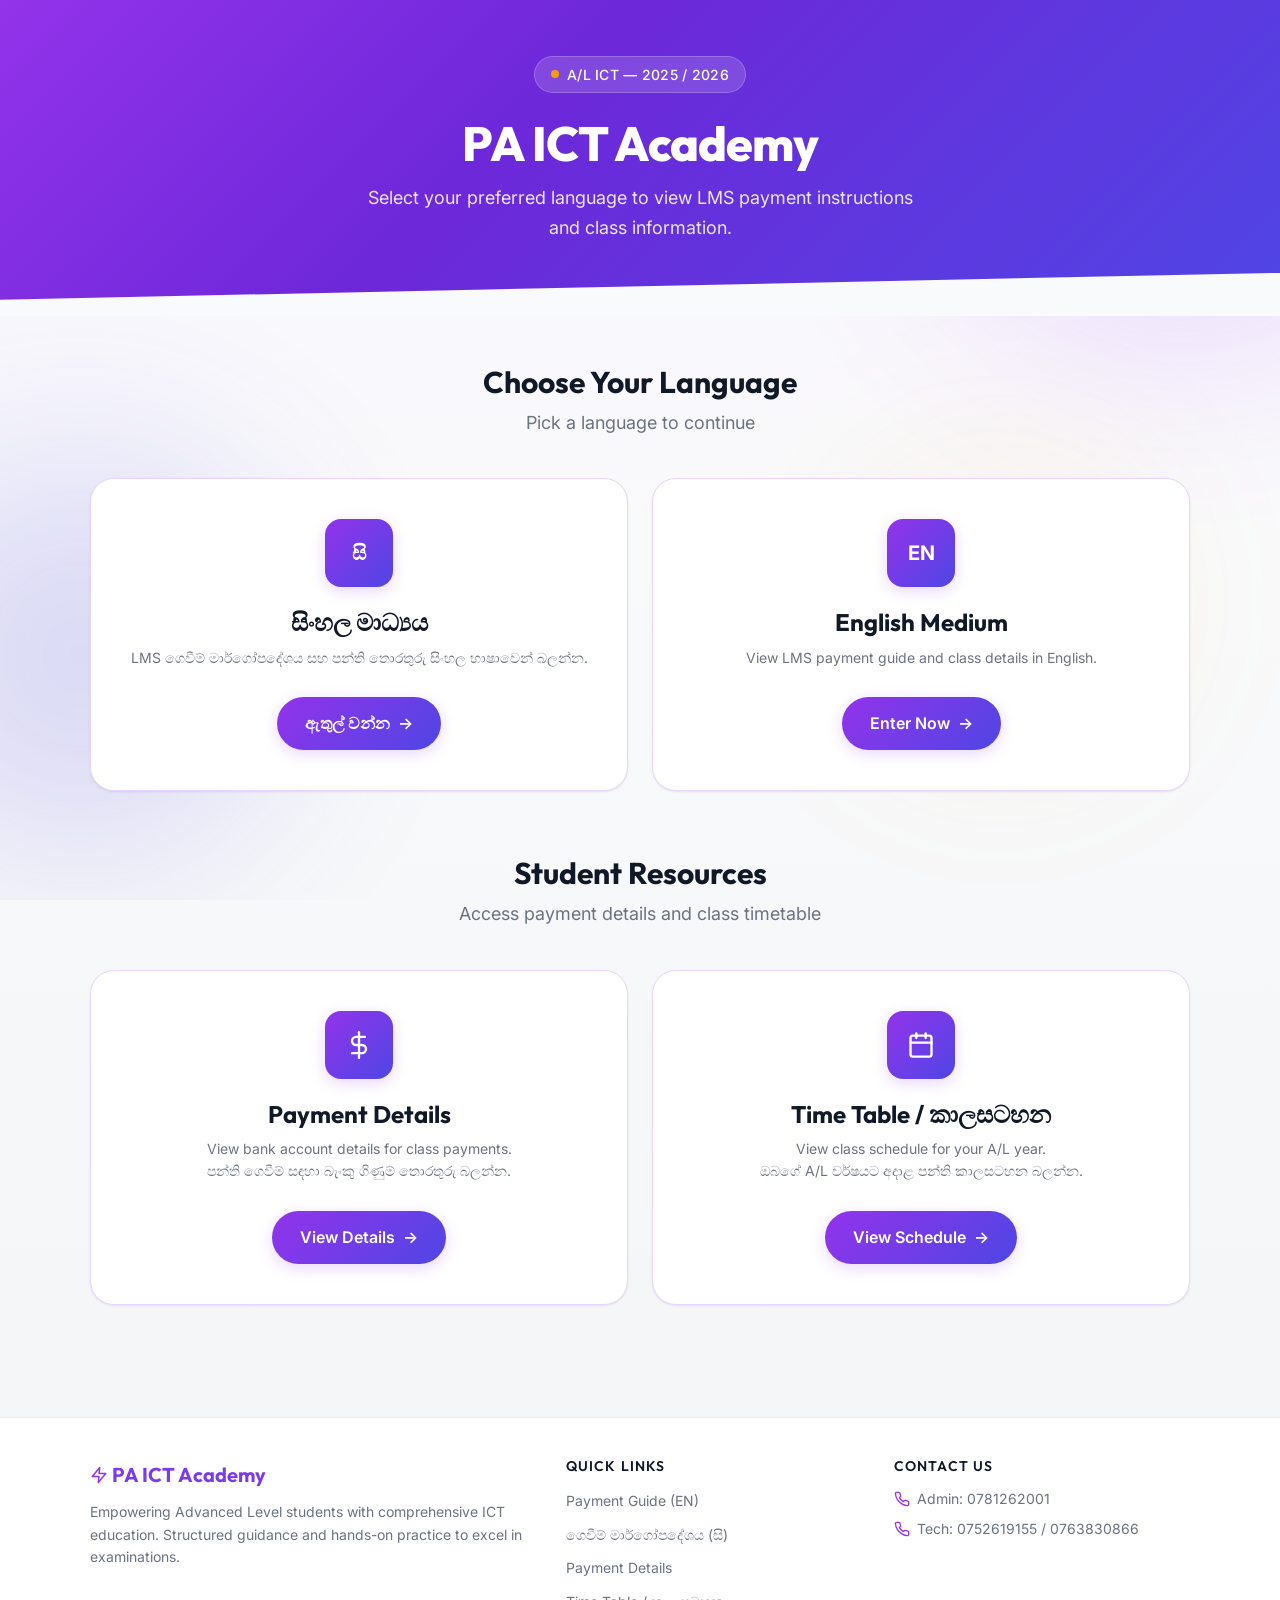
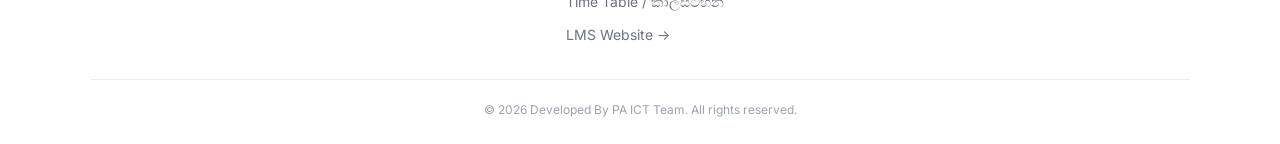
<file: index.html>
<!DOCTYPE html>
<html lang="en">

<head>
  <meta charset="UTF-8">
  <meta name="viewport" content="width=device-width, initial-scale=1.0">
  <meta name="description"
    content="PA ICT Academy — A/L ICT Student Portal. Payment information, LMS guide, and class details.">
  <title>PA ICT Academy | Student Payment Portal</title>
  <link rel="stylesheet" href="css/styles.css">
  <link rel="icon"
    href="data:image/svg+xml,<svg xmlns='http://www.w3.org/2000/svg' viewBox='0 0 100 100'><text y='.9em' font-size='90'>⚡</text></svg>">
</head>

<body>

  <div class="bg-shapes">
    <div class="shape shape-1"></div>
    <div class="shape shape-2"></div>
    <div class="shape shape-3"></div>
  </div>

  <!-- Hero -->
  <section class="hero hero-clip">
    <div class="container container--wide hero__content" style="text-align:center;">
      <div class="hero__badge" style="margin-inline:auto;">
        <span class="dot"></span>
        A/L ICT — 2025 / 2026
      </div>
      <h1 class="hero__title">PA ICT Academy</h1>
      <p class="hero__subtitle" style="margin-inline:auto;">
        Select your preferred language to view LMS payment instructions and class information.
      </p>
    </div>
  </section>

  <!-- Language Selection -->
  <section class="lang-section">
    <div class="container container--wide">
      <div class="lang-section__heading reveal">
        <h2>Choose Your Language</h2>
        <p>Pick a language to continue</p>
      </div>

      <div class="lang-grid">
        <div class="lang-card reveal reveal-delay-1">
          <div class="lang-card__icon">සි</div>
          <h3 class="lang-card__title">සිංහල මාධ්‍යය</h3>
          <p class="lang-card__desc">
            LMS ගෙවීම් මාර්ගෝපදේශය සහ පන්ති තොරතුරු සිංහල භාෂාවෙන් බලන්න.
          </p>
          <a href="si.html" class="btn btn--primary" id="btn-sinhala">
            ඇතුල් වන්න <span class="btn__arrow">→</span>
          </a>
        </div>

        <div class="lang-card reveal reveal-delay-2">
          <div class="lang-card__icon">EN</div>
          <h3 class="lang-card__title">English Medium</h3>
          <p class="lang-card__desc">
            View LMS payment guide and class details in English.
          </p>
          <a href="en.html" class="btn btn--primary" id="btn-english">
            Enter Now <span class="btn__arrow">→</span>
          </a>
        </div>
      </div>
    </div>
  </section>

  <!-- Student Resources -->
  <section class="lang-section" style="padding-top:0;">
    <div class="container container--wide">
      <div class="lang-section__heading reveal">
        <h2>Student Resources</h2>
        <p>Access payment details and class timetable</p>
      </div>

      <div class="lang-grid">
        <div class="lang-card reveal reveal-delay-1">
          <div class="lang-card__icon">
            <svg width="28" height="28" viewBox="0 0 24 24" fill="none" stroke="#fff" stroke-width="2"
              stroke-linecap="round" stroke-linejoin="round">
              <line x1="12" y1="1" x2="12" y2="23" />
              <path d="M17 5H9.5a3.5 3.5 0 000 7h5a3.5 3.5 0 010 7H6" />
            </svg>
          </div>
          <h3 class="lang-card__title">Payment Details</h3>
          <p class="lang-card__desc">
            View bank account details for class payments.<br>
            පන්ති ගෙවීම් සඳහා බැංකු ගිණුම් තොරතුරු බලන්න.
          </p>
          <a href="payment-details.html" class="btn btn--primary" id="btn-payment">
            View Details <span class="btn__arrow">→</span>
          </a>
        </div>

        <div class="lang-card reveal reveal-delay-2">
          <div class="lang-card__icon">
            <svg width="28" height="28" viewBox="0 0 24 24" fill="none" stroke="#fff" stroke-width="2"
              stroke-linecap="round" stroke-linejoin="round">
              <rect x="3" y="4" width="18" height="18" rx="2" ry="2" />
              <line x1="16" y1="2" x2="16" y2="6" />
              <line x1="8" y1="2" x2="8" y2="6" />
              <line x1="3" y1="10" x2="21" y2="10" />
            </svg>
          </div>
          <h3 class="lang-card__title">Time Table / කාලසටහන</h3>
          <p class="lang-card__desc">
            View class schedule for your A/L year.<br>
            ඔබගේ A/L වර්ෂයට අදාළ පන්ති කාලසටහන බලන්න.
          </p>
          <a href="times.html" class="btn btn--primary" id="btn-timetable">
            View Schedule <span class="btn__arrow">→</span>
          </a>
        </div>
      </div>
    </div>
  </section>

  <!-- Footer -->
  <footer class="footer">
    <div class="container container--wide">
      <div class="footer__grid">
        <div>
          <div class="footer__brand-name">
            <svg width="18" height="18" viewBox="0 0 24 24" fill="none" stroke="#9333ea" stroke-width="2"
              stroke-linecap="round" stroke-linejoin="round" style="vertical-align:-2px;">
              <polygon points="13 2 3 14 12 14 11 22 21 10 12 10 13 2" />
            </svg>
            PA ICT Academy
          </div>
          <p class="footer__brand-desc">
            Empowering Advanced Level students with comprehensive ICT education. Structured guidance and hands-on
            practice to excel in examinations.
          </p>
        </div>
        <div>
          <h4 class="footer__heading">Quick Links</h4>
          <ul class="footer__links">
            <li><a href="en.html">Payment Guide (EN)</a></li>
            <li><a href="si.html">ගෙවීම් මාර්ගෝපදේශය (සි)</a></li>
            <li><a href="payment-details.html">Payment Details</a></li>
            <li><a href="times.html">Time Table / කාලසටහන</a></li>
            <li><a href="https://pasinduathukorala.lk" target="_blank">LMS Website →</a></li>
          </ul>
        </div>
        <div>
          <h4 class="footer__heading">Contact Us</h4>
          <div class="footer__contact-item">
            <svg viewBox="0 0 24 24" fill="none" stroke="currentColor" stroke-width="2">
              <path
                d="M22 16.92v3a2 2 0 01-2.18 2 19.79 19.79 0 01-8.63-3.07 19.5 19.5 0 01-6-6 19.79 19.79 0 01-3.07-8.67A2 2 0 014.11 2h3a2 2 0 012 1.72c.127.96.361 1.903.7 2.81a2 2 0 01-.45 2.11L8.09 9.91a16 16 0 006 6l1.27-1.27a2 2 0 012.11-.45c.907.339 1.85.573 2.81.7A2 2 0 0122 16.92z" />
            </svg>
            <span>Admin: 0781262001</span>
          </div>
          <div class="footer__contact-item">
            <svg viewBox="0 0 24 24" fill="none" stroke="currentColor" stroke-width="2">
              <path
                d="M22 16.92v3a2 2 0 01-2.18 2 19.79 19.79 0 01-8.63-3.07 19.5 19.5 0 01-6-6 19.79 19.79 0 01-3.07-8.67A2 2 0 014.11 2h3a2 2 0 012 1.72c.127.96.361 1.903.7 2.81a2 2 0 01-.45 2.11L8.09 9.91a16 16 0 006 6l1.27-1.27a2 2 0 012.11-.45c.907.339 1.85.573 2.81.7A2 2 0 0122 16.92z" />
            </svg>
            <span>Tech: 0752619155 / 0763830866</span>
          </div>
        </div>
      </div>
      <div class="footer__bottom">
        &copy; 2026 Developed By PA ICT Team. All rights reserved.
      </div>
    </div>
  </footer>

  <script src="js/app.js"></script>
</body>

</html>
</file>
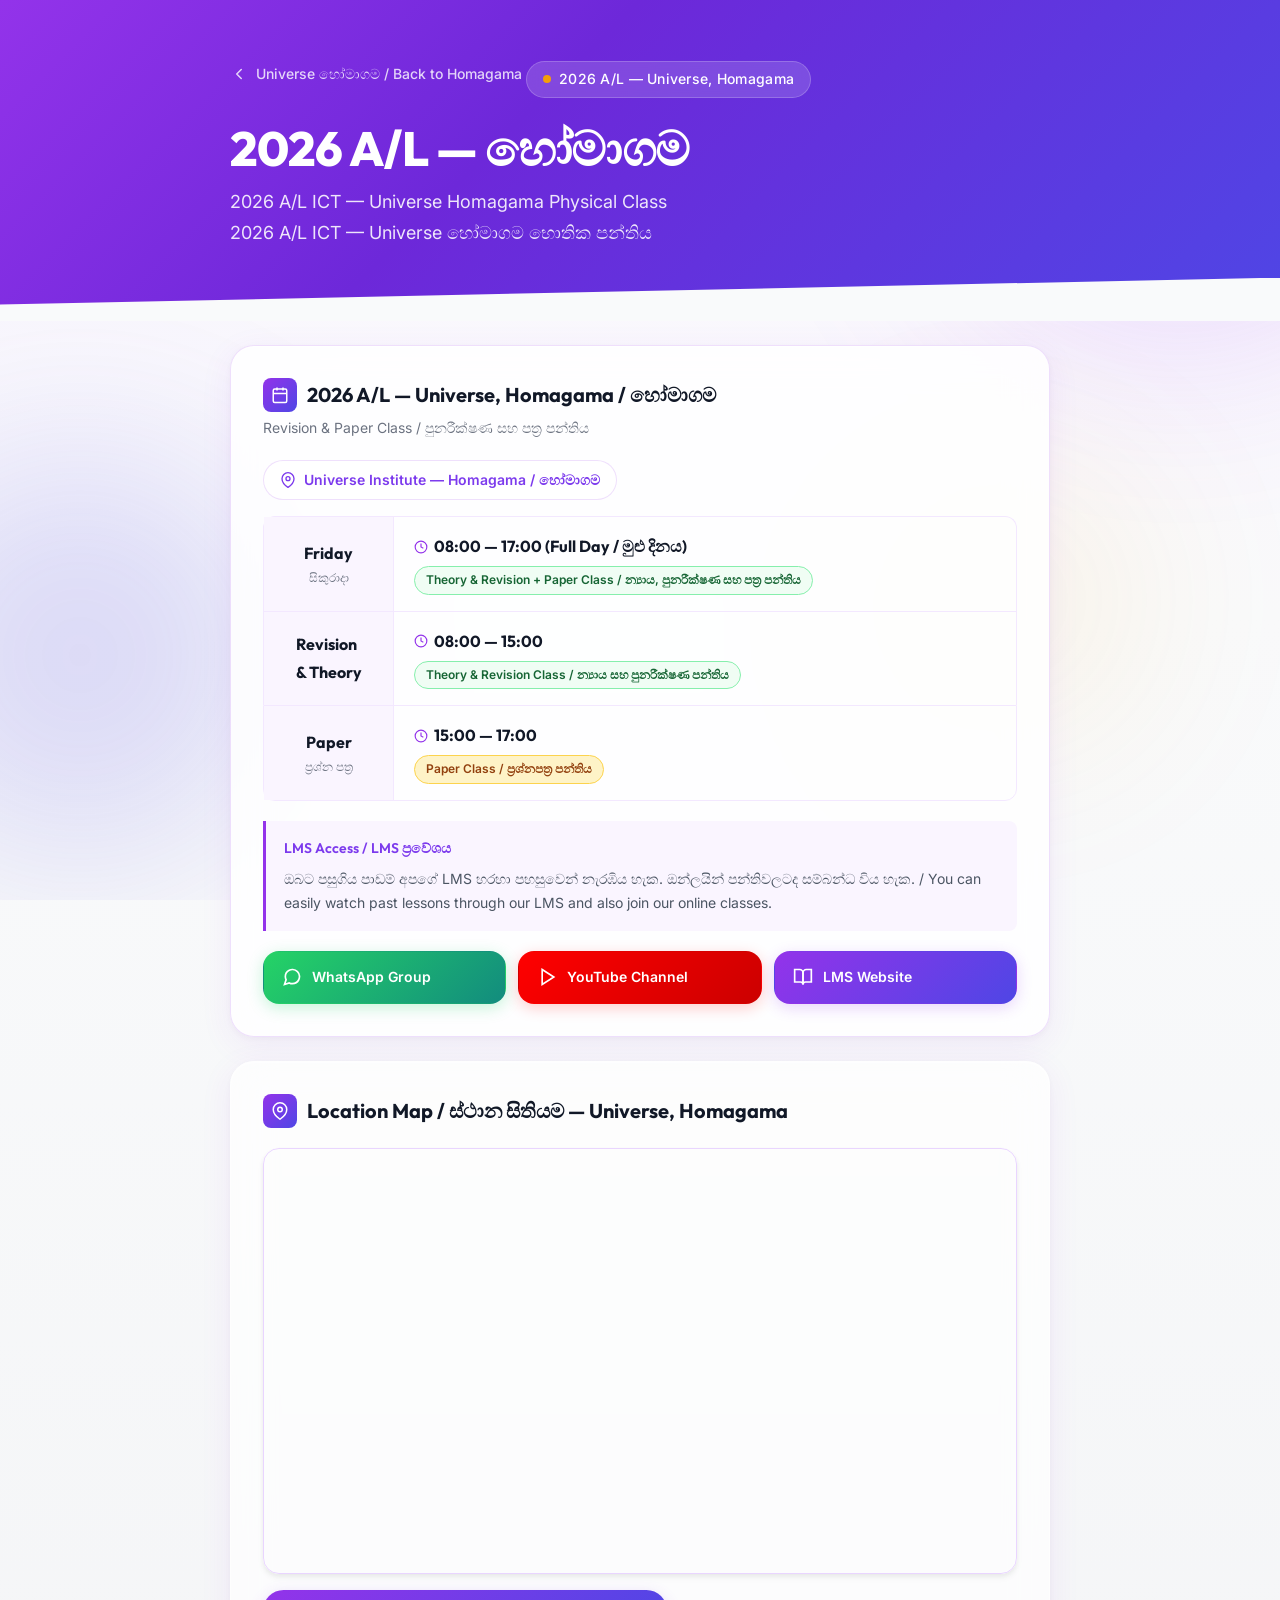
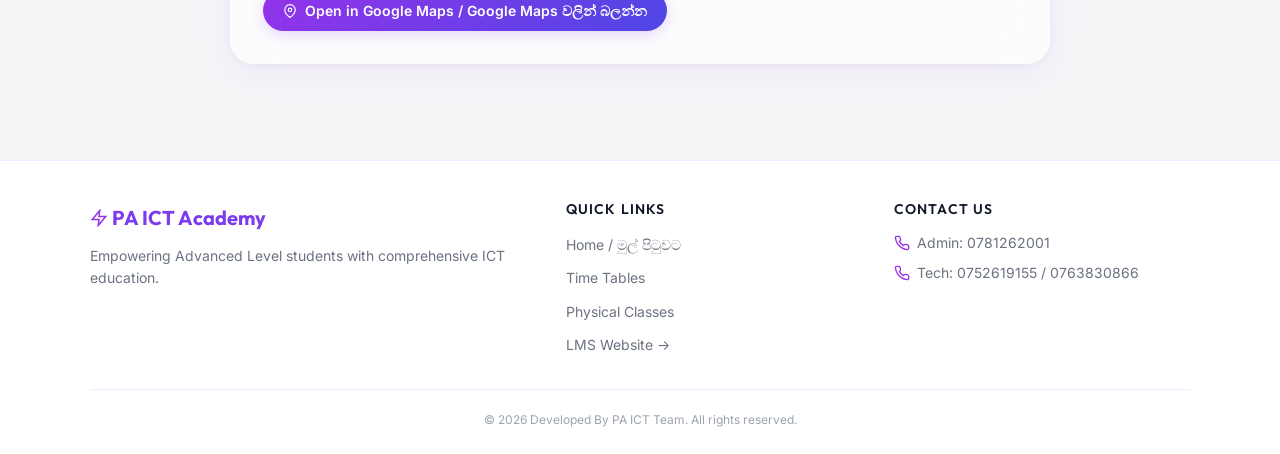
<file: homagama-2026.html>
<!DOCTYPE html>
<html lang="si">
<head>
<meta charset="UTF-8">
<meta name="viewport" content="width=device-width, initial-scale=1.0">
<meta name="description" content="PA ICT Academy — 2026 A/L Universe Homagama Class Schedule.">
<title>2026 A/L — Universe Homagama — PA ICT Academy</title>
<link rel="stylesheet" href="css/styles.css">
<link rel="icon" href="data:image/svg+xml,<svg xmlns='http://www.w3.org/2000/svg' viewBox='0 0 100 100'><text y='.9em' font-size='90'>⚡</text></svg>">
</head>
<body>
<div class="bg-shapes"><div class="shape shape-1"></div><div class="shape shape-2"></div><div class="shape shape-3"></div></div>

<section class="hero hero-clip">
<div class="container hero__content">
<a href="homagama.html" class="nav-back"><svg viewBox="0 0 24 24" fill="none" stroke="currentColor" stroke-width="2" stroke-linecap="round" stroke-linejoin="round"><polyline points="15 18 9 12 15 6"/></svg>Universe හෝමාගම / Back to Homagama</a>
<div class="hero__badge"><span class="dot"></span>2026 A/L — Universe, Homagama</div>
<h1 class="hero__title">2026 A/L — හෝමාගම</h1>
<p class="hero__subtitle">2026 A/L ICT — Universe Homagama Physical Class<br>2026 A/L ICT — Universe හෝමාගම භොතික පන්තිය</p>
</div>
</section>

<section class="content-section">
<div class="container">

<div class="glass-card glass-card--highlight reveal glow-border">
<div class="card__header"><h2 class="card__title"><span class="card__title-icon"><svg width="18" height="18" viewBox="0 0 24 24" fill="none" stroke="#fff" stroke-width="2"><rect x="3" y="4" width="18" height="18" rx="2"/><line x1="16" y1="2" x2="16" y2="6"/><line x1="8" y1="2" x2="8" y2="6"/><line x1="3" y1="10" x2="21" y2="10"/></svg></span>2026 A/L — Universe, Homagama / හෝමාගම</h2><p class="card__subtitle">Revision & Paper Class / පුනරීක්ෂණ සහ පත්‍ර පන්තිය</p></div>
<div class="glass-badge"><svg width="16" height="16" viewBox="0 0 24 24" fill="none" stroke="currentColor" stroke-width="2"><path d="M21 10c0 7-9 13-9 13s-9-6-9-13a9 9 0 0118 0z"/><circle cx="12" cy="10" r="3"/></svg>Universe Institute — Homagama / හෝමාගම</div>
<div class="timetable"><div class="timetable__row"><div class="timetable__day"><span class="timetable__day-name">Friday</span><span class="timetable__day-si">සිකුරාදා</span></div><div class="timetable__info"><div class="timetable__time"><svg width="14" height="14" viewBox="0 0 24 24" fill="none" stroke="#9333ea" stroke-width="2" style="vertical-align:-2px;"><circle cx="12" cy="12" r="10"/><polyline points="12 6 12 12 16 14"/></svg> 08:00 — 17:00 (Full Day / මුළු දිනය)</div><div class="timetable__type timetable__type--live">Theory & Revision + Paper Class / න්‍යාය, පුනරීක්ෂණ සහ පත්‍ර පන්තිය</div></div></div><div class="timetable__row"><div class="timetable__day"><span class="timetable__day-name">Revision <br>& Theory</span><span class="timetable__day-si"></span></div><div class="timetable__info"><div class="timetable__time"><svg width="14" height="14" viewBox="0 0 24 24" fill="none" stroke="#9333ea" stroke-width="2" style="vertical-align:-2px;"><circle cx="12" cy="12" r="10"/><polyline points="12 6 12 12 16 14"/></svg> 08:00 — 15:00</div><div class="timetable__type timetable__type--live">Theory & Revision Class / න්‍යාය සහ පුනරීක්ෂණ පන්තිය</div></div></div><div class="timetable__row"><div class="timetable__day"><span class="timetable__day-name">Paper</span><span class="timetable__day-si">ප්‍රශ්න පත්‍ර</span></div><div class="timetable__info"><div class="timetable__time"><svg width="14" height="14" viewBox="0 0 24 24" fill="none" stroke="#9333ea" stroke-width="2" style="vertical-align:-2px;"><circle cx="12" cy="12" r="10"/><polyline points="12 6 12 12 16 14"/></svg> 15:00 — 17:00</div><div class="timetable__type timetable__type--paper">Paper Class / ප්‍රශ්නපත්‍ර පන්තිය</div></div></div></div>
<div class="info-block" style="margin-top:1.25rem;"><div class="info-block__title">LMS Access / LMS ප්‍රවේශය</div><p style="font-size:var(--fs-sm);color:var(--clr-text-600);margin:0;">ඔබට පසුගිය පාඩම් අපගේ LMS හරහා පහසුවෙන් නැරඹිය හැක. ඔන්ලයින් පන්තිවලටද සම්බන්ධ විය හැක. / You can easily watch past lessons through our LMS and also join our online classes.</p></div>
<div class="social-links"><a href="https://chat.whatsapp.com/J9mC4adhSySFXwzMoYBoXv?mode=gi_t" class="social-link social-link--whatsapp" target="_blank"><svg width="20" height="20" viewBox="0 0 24 24" fill="none" stroke="#fff" stroke-width="2"><path d="M21 11.5a8.38 8.38 0 01-.9 3.8 8.5 8.5 0 01-7.6 4.7 8.38 8.38 0 01-3.8-.9L3 21l1.9-5.7a8.38 8.38 0 01-.9-3.8 8.5 8.5 0 014.7-7.6 8.38 8.38 0 013.8-.9h.5a8.48 8.48 0 018 8v.5z"/></svg>WhatsApp Group</a><a href="https://www.youtube.com/@pasinduprageeshaathukorala" class="social-link social-link--youtube" target="_blank"><svg width="20" height="20" viewBox="0 0 24 24" fill="none" stroke="#fff" stroke-width="2"><polygon points="5 3 19 12 5 21 5 3"/></svg>YouTube Channel</a><a href="https://pasinduathukorala.lk" class="social-link social-link--lms" target="_blank"><svg width="20" height="20" viewBox="0 0 24 24" fill="none" stroke="#fff" stroke-width="2"><path d="M2 3h6a4 4 0 014 4v14a3 3 0 00-3-3H2z"/><path d="M22 3h-6a4 4 0 00-4 4v14a3 3 0 013-3h7z"/></svg>LMS Website</a></div>
</div>

<div class="glass-card reveal">
<div class="card__header"><h2 class="card__title"><span class="card__title-icon"><svg width="18" height="18" viewBox="0 0 24 24" fill="none" stroke="#fff" stroke-width="2"><path d="M21 10c0 7-9 13-9 13s-9-6-9-13a9 9 0 0118 0z"/><circle cx="12" cy="10" r="3"/></svg></span>Location Map / ස්ථාන සිතියම — Universe, Homagama</h2></div>
<div class="map-embed"><iframe src="https://www.google.com/maps?q=Universe+Homagama&output=embed" allowfullscreen="" loading="lazy"></iframe></div>
<a href="https://maps.app.goo.gl/LfjWgmnJ7P1xWKDV9" class="btn btn--primary btn--sm" target="_blank" rel="noopener" style="margin-top:1rem;"><svg width="14" height="14" viewBox="0 0 24 24" fill="none" stroke="#fff" stroke-width="2"><path d="M21 10c0 7-9 13-9 13s-9-6-9-13a9 9 0 0118 0z"/><circle cx="12" cy="10" r="3"/></svg> Open in Google Maps / Google Maps වලින් බලන්න</a>
</div>

</div>
</section>

<footer class="footer"><div class="container container--wide"><div class="footer__grid"><div><div class="footer__brand-name"><svg width="18" height="18" viewBox="0 0 24 24" fill="none" stroke="#9333ea" stroke-width="2" style="vertical-align:-2px;"><polygon points="13 2 3 14 12 14 11 22 21 10 12 10 13 2"/></svg> PA ICT Academy</div><p class="footer__brand-desc">Empowering Advanced Level students with comprehensive ICT education.</p></div><div><h4 class="footer__heading">Quick Links</h4><ul class="footer__links"><li><a href="index.html">Home / මුල් පිටුවට</a></li><li><a href="times.html">Time Tables</a></li><li><a href="ttphysical.html">Physical Classes</a></li><li><a href="https://pasinduathukorala.lk" target="_blank">LMS Website →</a></li></ul></div><div><h4 class="footer__heading">Contact Us</h4><div class="footer__contact-item"><svg viewBox="0 0 24 24" fill="none" stroke="currentColor" stroke-width="2"><path d="M22 16.92v3a2 2 0 01-2.18 2 19.79 19.79 0 01-8.63-3.07 19.5 19.5 0 01-6-6 19.79 19.79 0 01-3.07-8.67A2 2 0 014.11 2h3a2 2 0 012 1.72c.127.96.361 1.903.7 2.81a2 2 0 01-.45 2.11L8.09 9.91a16 16 0 006 6l1.27-1.27a2 2 0 012.11-.45c.907.339 1.85.573 2.81.7A2 2 0 0122 16.92z"/></svg><span>Admin: 0781262001</span></div><div class="footer__contact-item"><svg viewBox="0 0 24 24" fill="none" stroke="currentColor" stroke-width="2"><path d="M22 16.92v3a2 2 0 01-2.18 2 19.79 19.79 0 01-8.63-3.07 19.5 19.5 0 01-6-6 19.79 19.79 0 01-3.07-8.67A2 2 0 014.11 2h3a2 2 0 012 1.72c.127.96.361 1.903.7 2.81a2 2 0 01-.45 2.11L8.09 9.91a16 16 0 006 6l1.27-1.27a2 2 0 012.11-.45c.907.339 1.85.573 2.81.7A2 2 0 0122 16.92z"/></svg><span>Tech: 0752619155 / 0763830866</span></div></div></div><div class="footer__bottom">&copy; 2026 Developed By PA ICT Team. All rights reserved.</div></div></footer>
<script src="js/app.js"></script>
</body>
</html>
</file>
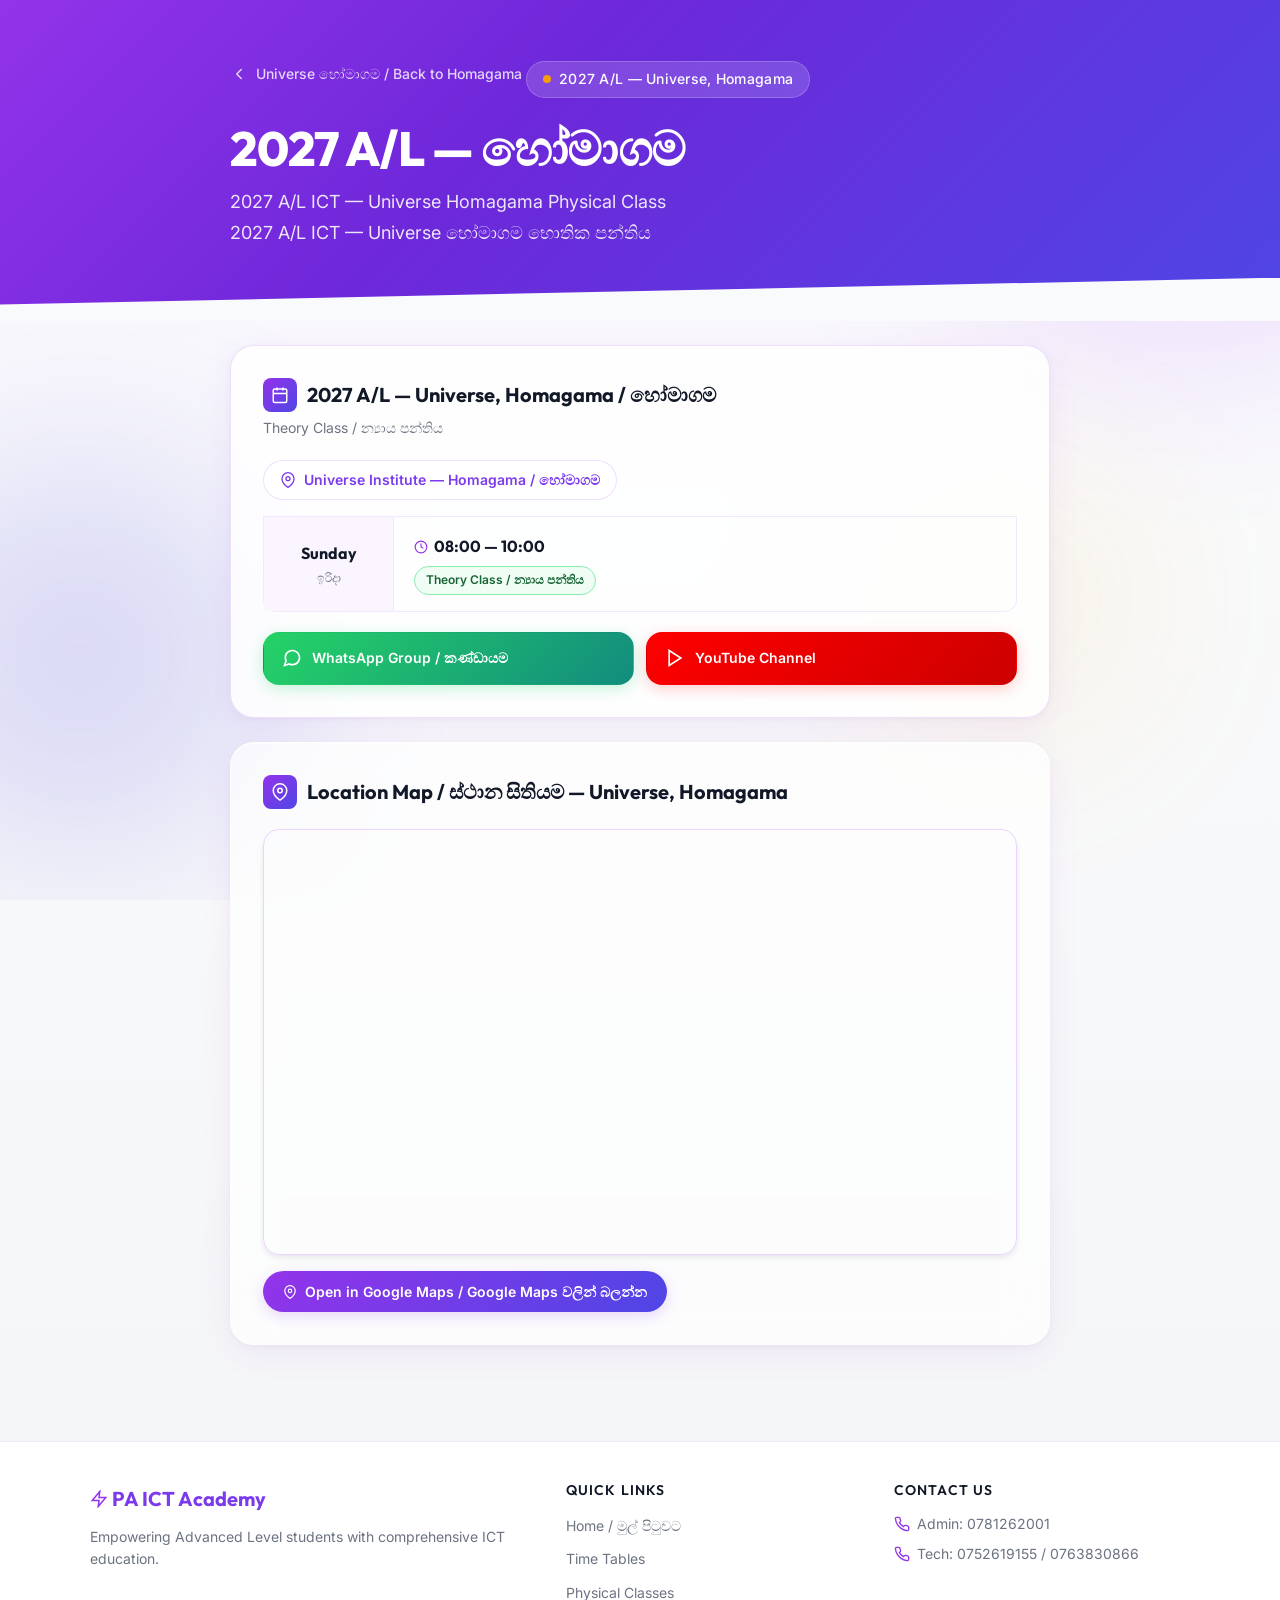
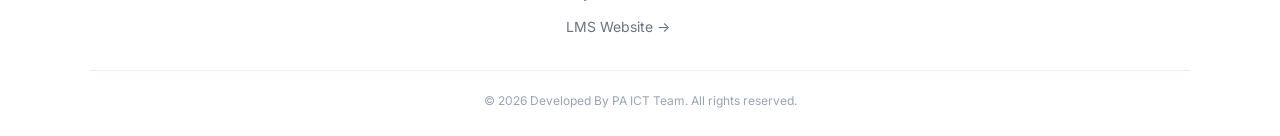
<file: homagama-2027.html>
<!DOCTYPE html>
<html lang="si">
<head>
<meta charset="UTF-8">
<meta name="viewport" content="width=device-width, initial-scale=1.0">
<meta name="description" content="PA ICT Academy — 2027 A/L Universe Homagama Class Schedule.">
<title>2027 A/L — Universe Homagama — PA ICT Academy</title>
<link rel="stylesheet" href="css/styles.css">
<link rel="icon" href="data:image/svg+xml,<svg xmlns='http://www.w3.org/2000/svg' viewBox='0 0 100 100'><text y='.9em' font-size='90'>⚡</text></svg>">
</head>
<body>
<div class="bg-shapes"><div class="shape shape-1"></div><div class="shape shape-2"></div><div class="shape shape-3"></div></div>

<section class="hero hero-clip">
<div class="container hero__content">
<a href="homagama.html" class="nav-back"><svg viewBox="0 0 24 24" fill="none" stroke="currentColor" stroke-width="2" stroke-linecap="round" stroke-linejoin="round"><polyline points="15 18 9 12 15 6"/></svg>Universe හෝමාගම / Back to Homagama</a>
<div class="hero__badge"><span class="dot"></span>2027 A/L — Universe, Homagama</div>
<h1 class="hero__title">2027 A/L — හෝමාගම</h1>
<p class="hero__subtitle">2027 A/L ICT — Universe Homagama Physical Class<br>2027 A/L ICT — Universe හෝමාගම භොතික පන්තිය</p>
</div>
</section>

<section class="content-section">
<div class="container">

<div class="glass-card glass-card--highlight reveal glow-border">
<div class="card__header"><h2 class="card__title"><span class="card__title-icon"><svg width="18" height="18" viewBox="0 0 24 24" fill="none" stroke="#fff" stroke-width="2"><rect x="3" y="4" width="18" height="18" rx="2"/><line x1="16" y1="2" x2="16" y2="6"/><line x1="8" y1="2" x2="8" y2="6"/><line x1="3" y1="10" x2="21" y2="10"/></svg></span>2027 A/L — Universe, Homagama / හෝමාගම</h2><p class="card__subtitle">Theory Class / න්‍යාය පන්තිය</p></div>
<div class="glass-badge"><svg width="16" height="16" viewBox="0 0 24 24" fill="none" stroke="currentColor" stroke-width="2"><path d="M21 10c0 7-9 13-9 13s-9-6-9-13a9 9 0 0118 0z"/><circle cx="12" cy="10" r="3"/></svg>Universe Institute — Homagama / හෝමාගම</div>
<div class="timetable"><div class="timetable__row"><div class="timetable__day"><span class="timetable__day-name">Sunday</span><span class="timetable__day-si">ඉරිදා</span></div><div class="timetable__info"><div class="timetable__time"><svg width="14" height="14" viewBox="0 0 24 24" fill="none" stroke="#9333ea" stroke-width="2" style="vertical-align:-2px;"><circle cx="12" cy="12" r="10"/><polyline points="12 6 12 12 16 14"/></svg> 08:00 — 10:00</div><div class="timetable__type timetable__type--live">Theory Class / න්‍යාය පන්තිය</div></div></div></div>

<div class="social-links"><a href="#" class="social-link social-link--whatsapp" target="_blank"><svg width="20" height="20" viewBox="0 0 24 24" fill="none" stroke="#fff" stroke-width="2"><path d="M21 11.5a8.38 8.38 0 01-.9 3.8 8.5 8.5 0 01-7.6 4.7 8.38 8.38 0 01-3.8-.9L3 21l1.9-5.7a8.38 8.38 0 01-.9-3.8 8.5 8.5 0 014.7-7.6 8.38 8.38 0 013.8-.9h.5a8.48 8.48 0 018 8v.5z"/></svg>WhatsApp Group / කණ්ඩායම</a><a href="#" class="social-link social-link--youtube" target="_blank"><svg width="20" height="20" viewBox="0 0 24 24" fill="none" stroke="#fff" stroke-width="2"><polygon points="5 3 19 12 5 21 5 3"/></svg>YouTube Channel</a></div>
</div>

<div class="glass-card reveal">
<div class="card__header"><h2 class="card__title"><span class="card__title-icon"><svg width="18" height="18" viewBox="0 0 24 24" fill="none" stroke="#fff" stroke-width="2"><path d="M21 10c0 7-9 13-9 13s-9-6-9-13a9 9 0 0118 0z"/><circle cx="12" cy="10" r="3"/></svg></span>Location Map / ස්ථාන සිතියම — Universe, Homagama</h2></div>
<div class="map-embed"><iframe src="https://www.google.com/maps?q=Universe+Homagama&output=embed" allowfullscreen="" loading="lazy"></iframe></div>
<a href="https://maps.app.goo.gl/LfjWgmnJ7P1xWKDV9" class="btn btn--primary btn--sm" target="_blank" rel="noopener" style="margin-top:1rem;"><svg width="14" height="14" viewBox="0 0 24 24" fill="none" stroke="#fff" stroke-width="2"><path d="M21 10c0 7-9 13-9 13s-9-6-9-13a9 9 0 0118 0z"/><circle cx="12" cy="10" r="3"/></svg> Open in Google Maps / Google Maps වලින් බලන්න</a>
</div>

</div>
</section>

<footer class="footer"><div class="container container--wide"><div class="footer__grid"><div><div class="footer__brand-name"><svg width="18" height="18" viewBox="0 0 24 24" fill="none" stroke="#9333ea" stroke-width="2" style="vertical-align:-2px;"><polygon points="13 2 3 14 12 14 11 22 21 10 12 10 13 2"/></svg> PA ICT Academy</div><p class="footer__brand-desc">Empowering Advanced Level students with comprehensive ICT education.</p></div><div><h4 class="footer__heading">Quick Links</h4><ul class="footer__links"><li><a href="index.html">Home / මුල් පිටුවට</a></li><li><a href="times.html">Time Tables</a></li><li><a href="ttphysical.html">Physical Classes</a></li><li><a href="https://pasinduathukorala.lk" target="_blank">LMS Website →</a></li></ul></div><div><h4 class="footer__heading">Contact Us</h4><div class="footer__contact-item"><svg viewBox="0 0 24 24" fill="none" stroke="currentColor" stroke-width="2"><path d="M22 16.92v3a2 2 0 01-2.18 2 19.79 19.79 0 01-8.63-3.07 19.5 19.5 0 01-6-6 19.79 19.79 0 01-3.07-8.67A2 2 0 014.11 2h3a2 2 0 012 1.72c.127.96.361 1.903.7 2.81a2 2 0 01-.45 2.11L8.09 9.91a16 16 0 006 6l1.27-1.27a2 2 0 012.11-.45c.907.339 1.85.573 2.81.7A2 2 0 0122 16.92z"/></svg><span>Admin: 0781262001</span></div><div class="footer__contact-item"><svg viewBox="0 0 24 24" fill="none" stroke="currentColor" stroke-width="2"><path d="M22 16.92v3a2 2 0 01-2.18 2 19.79 19.79 0 01-8.63-3.07 19.5 19.5 0 01-6-6 19.79 19.79 0 01-3.07-8.67A2 2 0 014.11 2h3a2 2 0 012 1.72c.127.96.361 1.903.7 2.81a2 2 0 01-.45 2.11L8.09 9.91a16 16 0 006 6l1.27-1.27a2 2 0 012.11-.45c.907.339 1.85.573 2.81.7A2 2 0 0122 16.92z"/></svg><span>Tech: 0752619155 / 0763830866</span></div></div></div><div class="footer__bottom">&copy; 2026 Developed By PA ICT Team. All rights reserved.</div></div></footer>
<script src="js/app.js"></script>
</body>
</html>
</file>
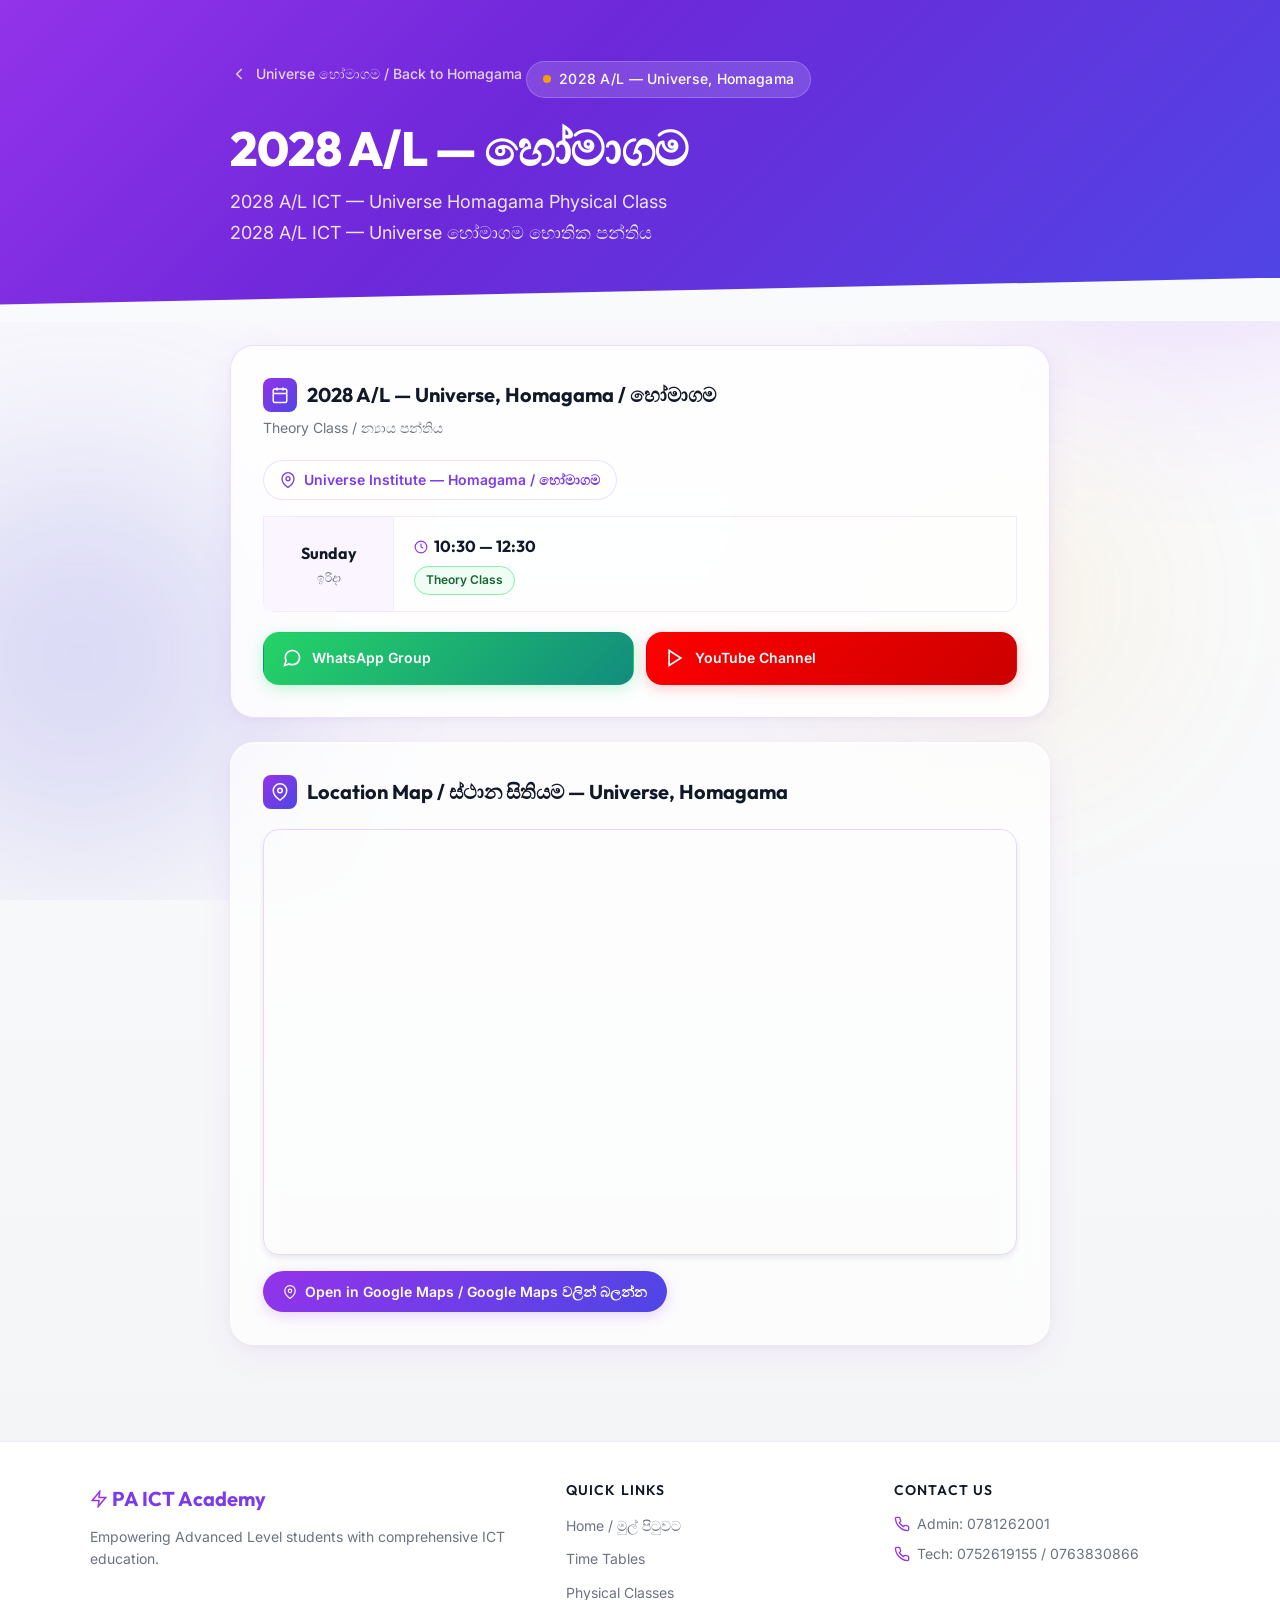
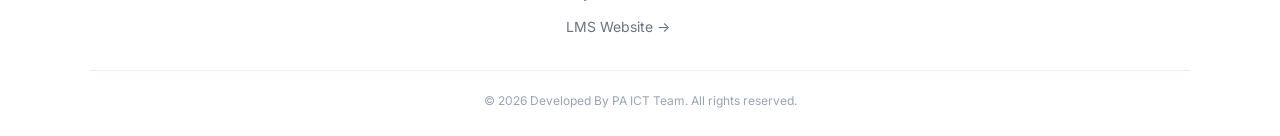
<file: homagama-2028.html>
<!DOCTYPE html>
<html lang="si">
<head>
<meta charset="UTF-8">
<meta name="viewport" content="width=device-width, initial-scale=1.0">
<meta name="description" content="PA ICT Academy — 2028 A/L Universe Homagama Class Schedule.">
<title>2028 A/L — Universe Homagama — PA ICT Academy</title>
<link rel="stylesheet" href="css/styles.css">
<link rel="icon" href="data:image/svg+xml,<svg xmlns='http://www.w3.org/2000/svg' viewBox='0 0 100 100'><text y='.9em' font-size='90'>⚡</text></svg>">
</head>
<body>
<div class="bg-shapes"><div class="shape shape-1"></div><div class="shape shape-2"></div><div class="shape shape-3"></div></div>

<section class="hero hero-clip">
<div class="container hero__content">
<a href="homagama.html" class="nav-back"><svg viewBox="0 0 24 24" fill="none" stroke="currentColor" stroke-width="2" stroke-linecap="round" stroke-linejoin="round"><polyline points="15 18 9 12 15 6"/></svg>Universe හෝමාගම / Back to Homagama</a>
<div class="hero__badge"><span class="dot"></span>2028 A/L — Universe, Homagama</div>
<h1 class="hero__title">2028 A/L — හෝමාගම</h1>
<p class="hero__subtitle">2028 A/L ICT — Universe Homagama Physical Class<br>2028 A/L ICT — Universe හෝමාගම භොතික පන්තිය</p>
</div>
</section>

<section class="content-section">
<div class="container">

<div class="glass-card glass-card--highlight reveal glow-border">
<div class="card__header"><h2 class="card__title"><span class="card__title-icon"><svg width="18" height="18" viewBox="0 0 24 24" fill="none" stroke="#fff" stroke-width="2"><rect x="3" y="4" width="18" height="18" rx="2"/><line x1="16" y1="2" x2="16" y2="6"/><line x1="8" y1="2" x2="8" y2="6"/><line x1="3" y1="10" x2="21" y2="10"/></svg></span>2028 A/L — Universe, Homagama / හෝමාගම</h2><p class="card__subtitle">Theory Class / න්‍යාය පන්තිය</p></div>
<div class="glass-badge"><svg width="16" height="16" viewBox="0 0 24 24" fill="none" stroke="currentColor" stroke-width="2"><path d="M21 10c0 7-9 13-9 13s-9-6-9-13a9 9 0 0118 0z"/><circle cx="12" cy="10" r="3"/></svg>Universe Institute — Homagama / හෝමාගම</div>
<div class="timetable"><div class="timetable__row"><div class="timetable__day"><span class="timetable__day-name">Sunday</span><span class="timetable__day-si">ඉරිදා</span></div><div class="timetable__info"><div class="timetable__time"><svg width="14" height="14" viewBox="0 0 24 24" fill="none" stroke="#9333ea" stroke-width="2" style="vertical-align:-2px;"><circle cx="12" cy="12" r="10"/><polyline points="12 6 12 12 16 14"/></svg> 10:30 — 12:30</div><div class="timetable__type timetable__type--live">Theory Class</div></div></div></div>

<div class="social-links"><a href="https://chat.whatsapp.com/EzZU1X59qqy9QT3y18kTJa?mode=gi_t" class="social-link social-link--whatsapp" target="_blank"><svg width="20" height="20" viewBox="0 0 24 24" fill="none" stroke="#fff" stroke-width="2"><path d="M21 11.5a8.38 8.38 0 01-.9 3.8 8.5 8.5 0 01-7.6 4.7 8.38 8.38 0 01-3.8-.9L3 21l1.9-5.7a8.38 8.38 0 01-.9-3.8 8.5 8.5 0 014.7-7.6 8.38 8.38 0 013.8-.9h.5a8.48 8.48 0 018 8v.5z"/></svg>WhatsApp Group</a><a href="https://www.youtube.com/@pasinduprageeshaathukorala" class="social-link social-link--youtube" target="_blank"><svg width="20" height="20" viewBox="0 0 24 24" fill="none" stroke="#fff" stroke-width="2"><polygon points="5 3 19 12 5 21 5 3"/></svg>YouTube Channel</a></div>
</div>

<div class="glass-card reveal">
<div class="card__header"><h2 class="card__title"><span class="card__title-icon"><svg width="18" height="18" viewBox="0 0 24 24" fill="none" stroke="#fff" stroke-width="2"><path d="M21 10c0 7-9 13-9 13s-9-6-9-13a9 9 0 0118 0z"/><circle cx="12" cy="10" r="3"/></svg></span>Location Map / ස්ථාන සිතියම — Universe, Homagama</h2></div>
<div class="map-embed"><iframe src="https://www.google.com/maps?q=Universe+Homagama&output=embed" allowfullscreen="" loading="lazy"></iframe></div>
<a href="https://maps.app.goo.gl/LfjWgmnJ7P1xWKDV9" class="btn btn--primary btn--sm" target="_blank" rel="noopener" style="margin-top:1rem;"><svg width="14" height="14" viewBox="0 0 24 24" fill="none" stroke="#fff" stroke-width="2"><path d="M21 10c0 7-9 13-9 13s-9-6-9-13a9 9 0 0118 0z"/><circle cx="12" cy="10" r="3"/></svg> Open in Google Maps / Google Maps වලින් බලන්න</a>
</div>

</div>
</section>

<footer class="footer"><div class="container container--wide"><div class="footer__grid"><div><div class="footer__brand-name"><svg width="18" height="18" viewBox="0 0 24 24" fill="none" stroke="#9333ea" stroke-width="2" style="vertical-align:-2px;"><polygon points="13 2 3 14 12 14 11 22 21 10 12 10 13 2"/></svg> PA ICT Academy</div><p class="footer__brand-desc">Empowering Advanced Level students with comprehensive ICT education.</p></div><div><h4 class="footer__heading">Quick Links</h4><ul class="footer__links"><li><a href="index.html">Home / මුල් පිටුවට</a></li><li><a href="times.html">Time Tables</a></li><li><a href="ttphysical.html">Physical Classes</a></li><li><a href="https://pasinduathukorala.lk" target="_blank">LMS Website →</a></li></ul></div><div><h4 class="footer__heading">Contact Us</h4><div class="footer__contact-item"><svg viewBox="0 0 24 24" fill="none" stroke="currentColor" stroke-width="2"><path d="M22 16.92v3a2 2 0 01-2.18 2 19.79 19.79 0 01-8.63-3.07 19.5 19.5 0 01-6-6 19.79 19.79 0 01-3.07-8.67A2 2 0 014.11 2h3a2 2 0 012 1.72c.127.96.361 1.903.7 2.81a2 2 0 01-.45 2.11L8.09 9.91a16 16 0 006 6l1.27-1.27a2 2 0 012.11-.45c.907.339 1.85.573 2.81.7A2 2 0 0122 16.92z"/></svg><span>Admin: 0781262001</span></div><div class="footer__contact-item"><svg viewBox="0 0 24 24" fill="none" stroke="currentColor" stroke-width="2"><path d="M22 16.92v3a2 2 0 01-2.18 2 19.79 19.79 0 01-8.63-3.07 19.5 19.5 0 01-6-6 19.79 19.79 0 01-3.07-8.67A2 2 0 014.11 2h3a2 2 0 012 1.72c.127.96.361 1.903.7 2.81a2 2 0 01-.45 2.11L8.09 9.91a16 16 0 006 6l1.27-1.27a2 2 0 012.11-.45c.907.339 1.85.573 2.81.7A2 2 0 0122 16.92z"/></svg><span>Tech: 0752619155 / 0763830866</span></div></div></div><div class="footer__bottom">&copy; 2026 Developed By PA ICT Team. All rights reserved.</div></div></footer>
<script src="js/app.js"></script>
</body>
</html>
</file>
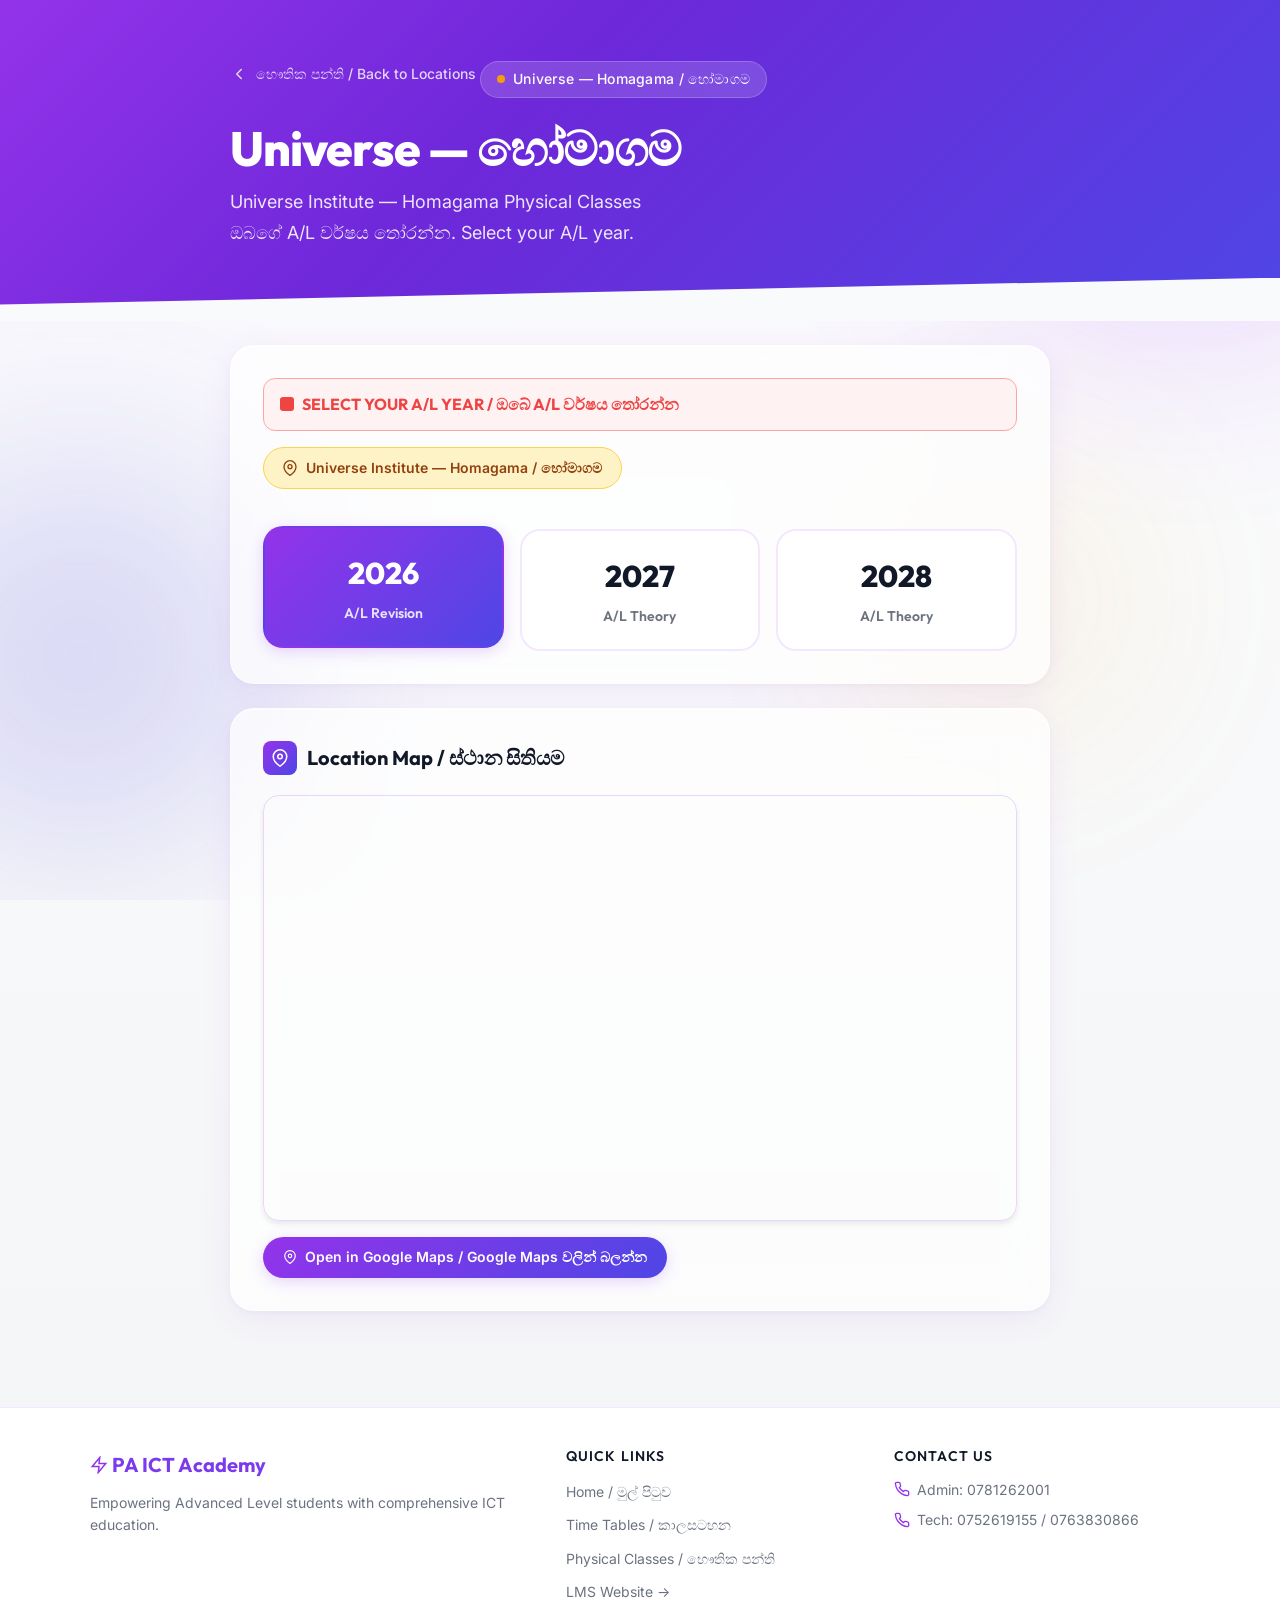
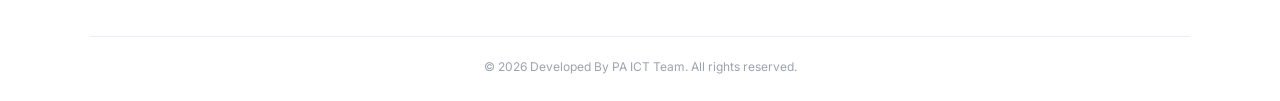
<file: homagama.html>
<!DOCTYPE html>
<html lang="si">

<head>
    <meta charset="UTF-8">
    <meta name="viewport" content="width=device-width, initial-scale=1.0">
    <meta name="description" content="PA ICT Academy — Universe Homagama Physical Classes / හෝමාගම භෞතික පන්ති.">
    <title>Universe — Homagama / හෝමාගම — PA ICT Academy</title>
    <link rel="stylesheet" href="css/styles.css">
    <link rel="icon"
        href="data:image/svg+xml,<svg xmlns='http://www.w3.org/2000/svg' viewBox='0 0 100 100'><text y='.9em' font-size='90'>⚡</text></svg>">
</head>

<body>
    <div class="bg-shapes">
        <div class="shape shape-1"></div>
        <div class="shape shape-2"></div>
        <div class="shape shape-3"></div>
    </div>

    <section class="hero hero-clip">
        <div class="container hero__content">
            <a href="ttphysical.html" class="nav-back"><svg viewBox="0 0 24 24" fill="none" stroke="currentColor"
                    stroke-width="2" stroke-linecap="round" stroke-linejoin="round">
                    <polyline points="15 18 9 12 15 6" />
                </svg>භෞතික පන්ති / Back to Locations</a>
            <div class="hero__badge"><span class="dot"></span>Universe — Homagama / හෝමාගම</div>
            <h1 class="hero__title">Universe — හෝමාගම</h1>
            <p class="hero__subtitle">Universe Institute — Homagama Physical Classes<br>ඔබගේ A/L වර්ෂය තෝරන්න. Select
                your A/L year.</p>
        </div>
    </section>

    <section class="content-section">
        <div class="container">
            <div class="glass-card reveal">
                <div class="section-header"><span class="section-header__dot"></span>SELECT YOUR A/L YEAR / ඔබේ A/L
                    වර්ෂය තෝරන්න</div>
                <div class="physical-badge"><svg width="16" height="16" viewBox="0 0 24 24" fill="none"
                        stroke="currentColor" stroke-width="2">
                        <path d="M21 10c0 7-9 13-9 13s-9-6-9-13a9 9 0 0118 0z" />
                        <circle cx="12" cy="10" r="3" />
                    </svg>Universe Institute — Homagama / හෝමාගම</div>
                <div class="year-tabs">
                    <a href="homagama-2026.html" class="year-tab active"><span class="year-tab__year">2026</span><span
                            class="year-tab__label">A/L Revision</span></a>
                    <a href="homagama-2027.html" class="year-tab"><span class="year-tab__year">2027</span><span
                            class="year-tab__label">A/L Theory</span></a>
                    <a href="homagama-2028.html" class="year-tab"><span class="year-tab__year">2028</span><span
                            class="year-tab__label">A/L Theory</span></a>
                </div>
            </div>

            <div class="glass-card reveal">
                <div class="card__header">
                    <h2 class="card__title"><span class="card__title-icon"><svg width="18" height="18"
                                viewBox="0 0 24 24" fill="none" stroke="#fff" stroke-width="2">
                                <path d="M21 10c0 7-9 13-9 13s-9-6-9-13a9 9 0 0118 0z" />
                                <circle cx="12" cy="10" r="3" />
                            </svg></span>Location Map / ස්ථාන සිතියම</h2>
                </div>
                <div class="map-embed"><iframe src="https://www.google.com/maps?q=Universe+Homagama&output=embed"
                        allowfullscreen="" loading="lazy"></iframe></div>
                <a href="https://maps.app.goo.gl/LfjWgmnJ7P1xWKDV9" class="btn btn--primary btn--sm" target="_blank"
                    rel="noopener" style="margin-top:1rem;"><svg width="14" height="14" viewBox="0 0 24 24" fill="none"
                        stroke="#fff" stroke-width="2">
                        <path d="M21 10c0 7-9 13-9 13s-9-6-9-13a9 9 0 0118 0z" />
                        <circle cx="12" cy="10" r="3" />
                    </svg>Open in Google Maps / Google Maps වලින් බලන්න</a>
            </div>
        </div>
    </section>

    <footer class="footer">
        <div class="container container--wide">
            <div class="footer__grid">
                <div>
                    <div class="footer__brand-name"><svg width="18" height="18" viewBox="0 0 24 24" fill="none"
                            stroke="#9333ea" stroke-width="2" style="vertical-align:-2px;">
                            <polygon points="13 2 3 14 12 14 11 22 21 10 12 10 13 2" />
                        </svg> PA ICT Academy</div>
                    <p class="footer__brand-desc">Empowering Advanced Level students with comprehensive ICT education.
                    </p>
                </div>
                <div>
                    <h4 class="footer__heading">Quick Links</h4>
                    <ul class="footer__links">
                        <li><a href="index.html">Home / මුල් පිටුව</a></li>
                        <li><a href="times.html">Time Tables / කාලසටහන</a></li>
                        <li><a href="ttphysical.html">Physical Classes / භෞතික පන්ති</a></li>
                        <li><a href="https://pasinduathukorala.lk" target="_blank">LMS Website →</a></li>
                    </ul>
                </div>
                <div>
                    <h4 class="footer__heading">Contact Us</h4>
                    <div class="footer__contact-item"><svg viewBox="0 0 24 24" fill="none" stroke="currentColor"
                            stroke-width="2">
                            <path
                                d="M22 16.92v3a2 2 0 01-2.18 2 19.79 19.79 0 01-8.63-3.07 19.5 19.5 0 01-6-6 19.79 19.79 0 01-3.07-8.67A2 2 0 014.11 2h3a2 2 0 012 1.72c.127.96.361 1.903.7 2.81a2 2 0 01-.45 2.11L8.09 9.91a16 16 0 006 6l1.27-1.27a2 2 0 012.11-.45c.907.339 1.85.573 2.81.7A2 2 0 0122 16.92z" />
                        </svg><span>Admin: 0781262001</span></div>
                    <div class="footer__contact-item"><svg viewBox="0 0 24 24" fill="none" stroke="currentColor"
                            stroke-width="2">
                            <path
                                d="M22 16.92v3a2 2 0 01-2.18 2 19.79 19.79 0 01-8.63-3.07 19.5 19.5 0 01-6-6 19.79 19.79 0 01-3.07-8.67A2 2 0 014.11 2h3a2 2 0 012 1.72c.127.96.361 1.903.7 2.81a2 2 0 01-.45 2.11L8.09 9.91a16 16 0 006 6l1.27-1.27a2 2 0 012.11-.45c.907.339 1.85.573 2.81.7A2 2 0 0122 16.92z" />
                        </svg><span>Tech: 0752619155 / 0763830866</span></div>
                </div>
            </div>
            <div class="footer__bottom">&copy; 2026 Developed By PA ICT Team. All rights reserved.</div>
        </div>
    </footer>
    <script src="js/app.js"></script>
</body>

</html>
</file>
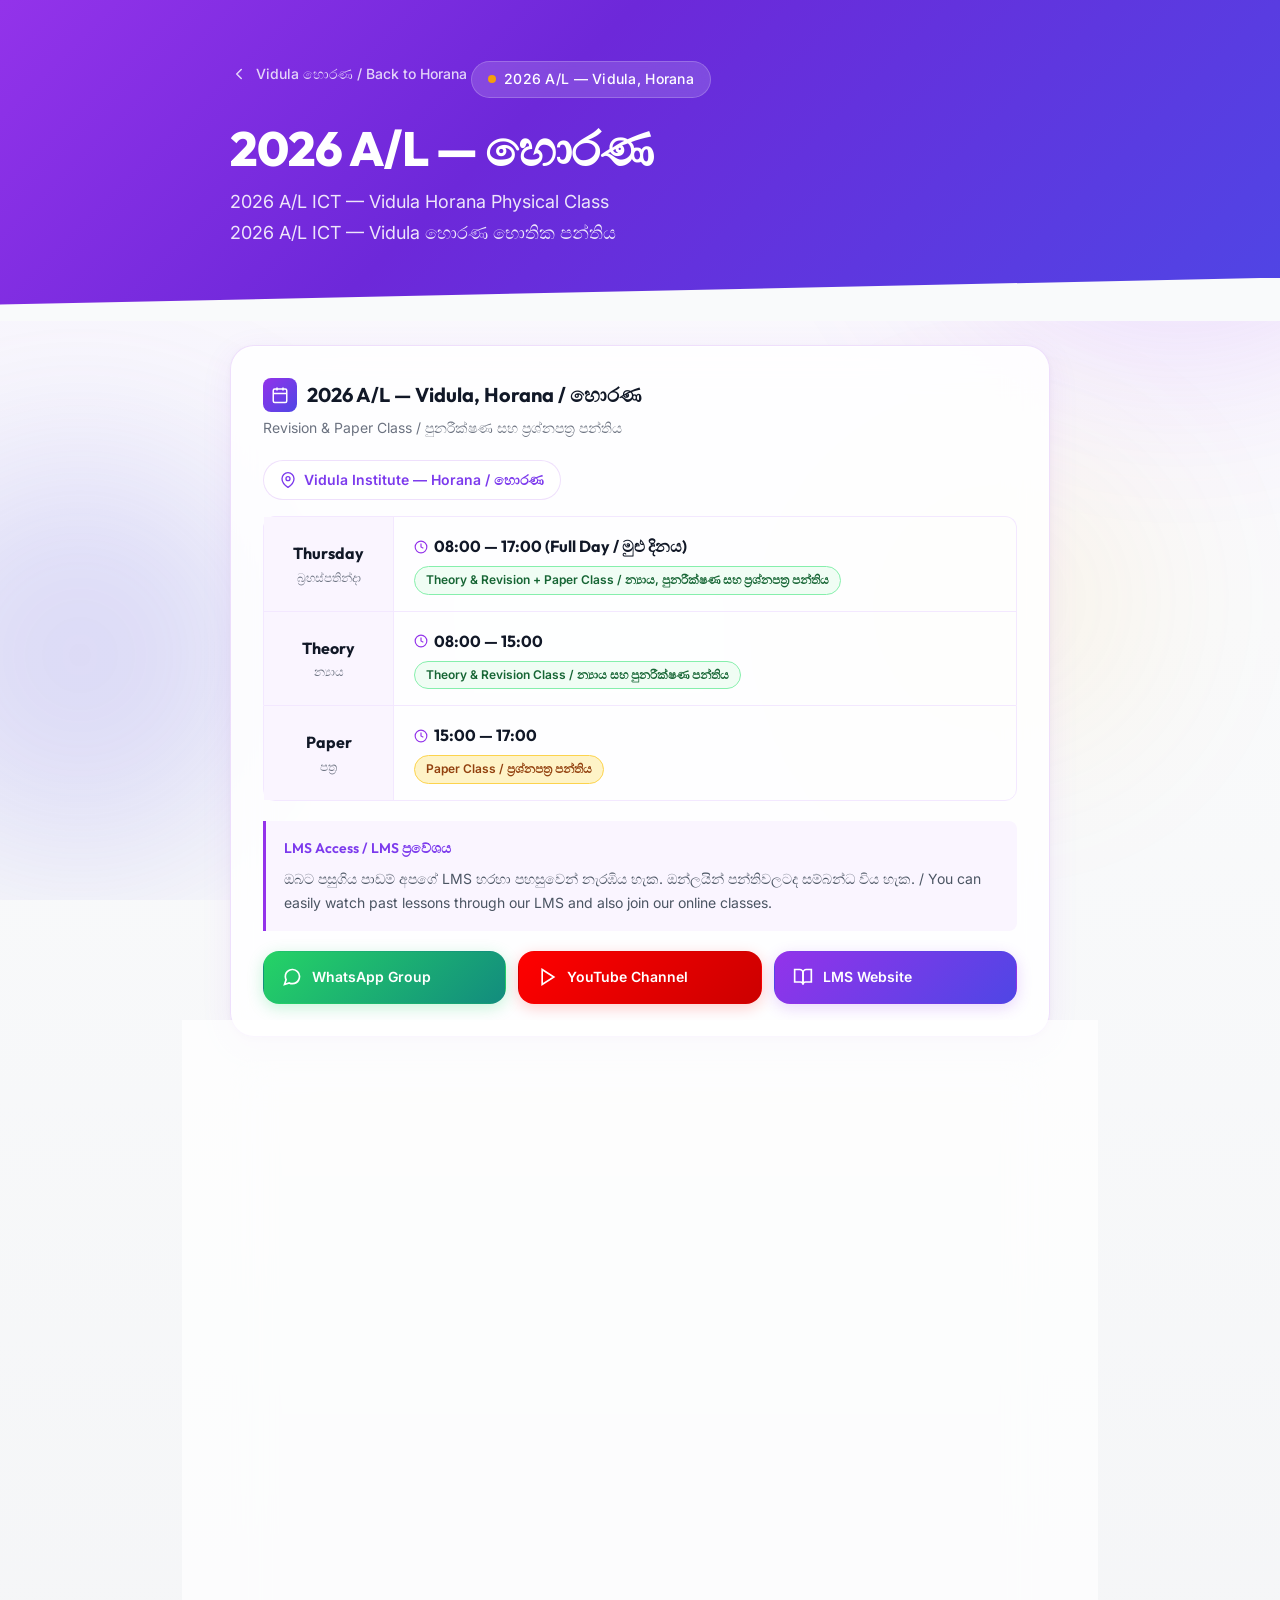
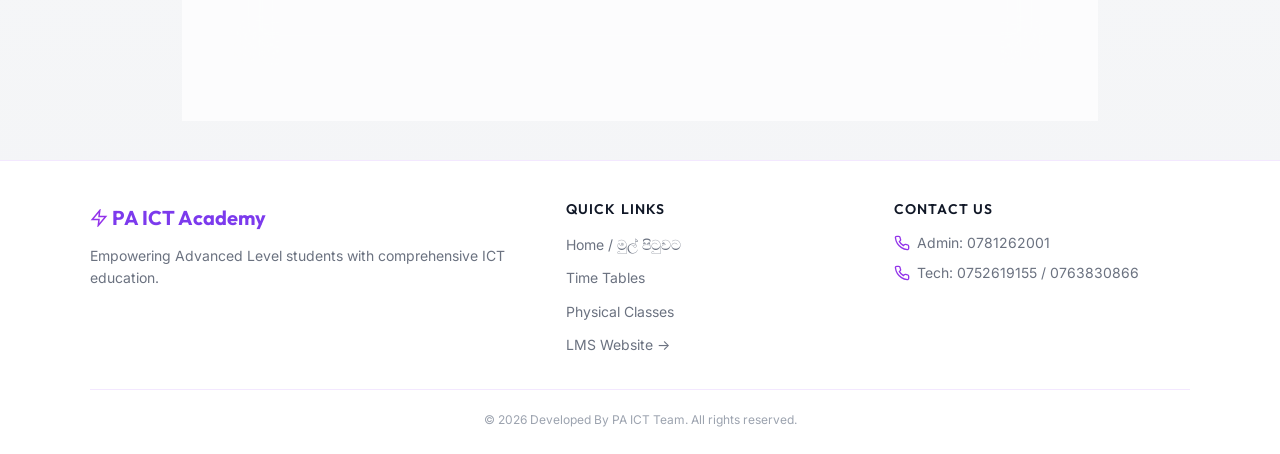
<file: horana-2026.html>
<!DOCTYPE html>
<html lang="si">

<head>
    <meta charset="UTF-8">
    <meta name="viewport" content="width=device-width, initial-scale=1.0">
    <meta name="description" content="PA ICT Academy — 2026 A/L Vidula Horana Class Schedule.">
    <title>2026 A/L — Vidula Horana — PA ICT Academy</title>
    <link rel="stylesheet" href="css/styles.css">
    <link rel="icon"
        href="data:image/svg+xml,<svg xmlns='http://www.w3.org/2000/svg' viewBox='0 0 100 100'><text y='.9em' font-size='90'>⚡</text></svg>">
</head>

<body>
    <div class="bg-shapes">
        <div class="shape shape-1"></div>
        <div class="shape shape-2"></div>
        <div class="shape shape-3"></div>
    </div>

    <section class="hero hero-clip">
        <div class="container hero__content">
            <a href="horana.html" class="nav-back"><svg viewBox="0 0 24 24" fill="none" stroke="currentColor"
                    stroke-width="2" stroke-linecap="round" stroke-linejoin="round">
                    <polyline points="15 18 9 12 15 6" />
                </svg>Vidula හොරණ / Back to Horana</a>
            <div class="hero__badge"><span class="dot"></span>2026 A/L — Vidula, Horana</div>
            <h1 class="hero__title">2026 A/L — හොරණ</h1>
            <p class="hero__subtitle">2026 A/L ICT — Vidula Horana Physical Class<br>2026 A/L ICT — Vidula හොරණ භොතික
                පන්තිය</p>
        </div>
    </section>

    <section class="content-section">
        <div class="container">

            <div class="glass-card glass-card--highlight reveal glow-border">
                <div class="card__header">
                    <h2 class="card__title"><span class="card__title-icon"><svg width="18" height="18"
                                viewBox="0 0 24 24" fill="none" stroke="#fff" stroke-width="2">
                                <rect x="3" y="4" width="18" height="18" rx="2" />
                                <line x1="16" y1="2" x2="16" y2="6" />
                                <line x1="8" y1="2" x2="8" y2="6" />
                                <line x1="3" y1="10" x2="21" y2="10" />
                            </svg></span>2026 A/L — Vidula, Horana / හොරණ</h2>
                    <p class="card__subtitle">Revision & Paper Class / පුනරීක්ෂණ සහ ප්‍රශ්නපත්‍ර පන්තිය</p>
                </div>
                <div class="glass-badge"><svg width="16" height="16" viewBox="0 0 24 24" fill="none"
                        stroke="currentColor" stroke-width="2">
                        <path d="M21 10c0 7-9 13-9 13s-9-6-9-13a9 9 0 0118 0z" />
                        <circle cx="12" cy="10" r="3" />
                    </svg>Vidula Institute — Horana / හොරණ</div>
                <div class="timetable">
                    <div class="timetable__row">
                        <div class="timetable__day"><span class="timetable__day-name">Thursday</span><span
                                class="timetable__day-si">බ්‍රහස්පතින්දා</span></div>
                        <div class="timetable__info">
                            <div class="timetable__time"><svg width="14" height="14" viewBox="0 0 24 24" fill="none"
                                    stroke="#9333ea" stroke-width="2" style="vertical-align:-2px;">
                                    <circle cx="12" cy="12" r="10" />
                                    <polyline points="12 6 12 12 16 14" />
                                </svg> 08:00 — 17:00 (Full Day / මුළු දිනය)</div>
                            <div class="timetable__type timetable__type--live">Theory & Revision + Paper Class / න්‍යාය,
                                පුනරීක්ෂණ සහ ප්‍රශ්නපත්‍ර පන්තිය</div>
                        </div>
                    </div>
                    <div class="timetable__row">
                        <div class="timetable__day"><span class="timetable__day-name">Theory</span><span
                                class="timetable__day-si">න්‍යාය</span></div>
                        <div class="timetable__info">
                            <div class="timetable__time"><svg width="14" height="14" viewBox="0 0 24 24" fill="none"
                                    stroke="#9333ea" stroke-width="2" style="vertical-align:-2px;">
                                    <circle cx="12" cy="12" r="10" />
                                    <polyline points="12 6 12 12 16 14" />
                                </svg> 08:00 — 15:00</div>
                            <div class="timetable__type timetable__type--live">Theory & Revision Class / න්‍යාය සහ
                                පුනරීක්ෂණ පන්තිය</div>
                        </div>
                    </div>
                    <div class="timetable__row">
                        <div class="timetable__day"><span class="timetable__day-name">Paper</span><span
                                class="timetable__day-si">පත්‍ර</span></div>
                        <div class="timetable__info">
                            <div class="timetable__time"><svg width="14" height="14" viewBox="0 0 24 24" fill="none"
                                    stroke="#9333ea" stroke-width="2" style="vertical-align:-2px;">
                                    <circle cx="12" cy="12" r="10" />
                                    <polyline points="12 6 12 12 16 14" />
                                </svg> 15:00 — 17:00</div>
                            <div class="timetable__type timetable__type--paper">Paper Class / ප්‍රශ්නපත්‍ර පන්තිය</div>
                        </div>
                    </div>
                </div>
                <div class="info-block" style="margin-top:1.25rem;">
                    <div class="info-block__title">LMS Access / LMS ප්‍රවේශය</div>
                    <p style="font-size:var(--fs-sm);color:var(--clr-text-600);margin:0;">ඔබට පසුගිය පාඩම් අපගේ LMS හරහා
                        පහසුවෙන් නැරඹිය හැක. ඔන්ලයින් පන්තිවලටද සම්බන්ධ විය හැක. / You can easily watch past lessons
                        through our LMS and also join our online classes.</p>
                </div>
                <div class="social-links"><a href="https://chat.whatsapp.com/IJImIF7ZnK0BUn8E9Q8oxo?mode=gi_t"
                        class="social-link social-link--whatsapp" target="_blank"><svg width="20" height="20"
                            viewBox="0 0 24 24" fill="none" stroke="#fff" stroke-width="2">
                            <path
                                d="M21 11.5a8.38 8.38 0 01-.9 3.8 8.5 8.5 0 01-7.6 4.7 8.38 8.38 0 01-3.8-.9L3 21l1.9-5.7a8.38 8.38 0 01-.9-3.8 8.5 8.5 0 014.7-7.6 8.38 8.38 0 013.8-.9h.5a8.48 8.48 0 018 8v.5z" />
                        </svg>WhatsApp Group</a><a href="https://www.youtube.com/@pasinduprageeshaathukorala"
                        class="social-link social-link--youtube" target="_blank"><svg width="20" height="20"
                            viewBox="0 0 24 24" fill="none" stroke="#fff" stroke-width="2">
                            <polygon points="5 3 19 12 5 21 5 3" />
                        </svg>YouTube Channel</a><a href="https://pasinduathukorala.lk"
                        class="social-link social-link--lms" target="_blank"><svg width="20" height="20"
                            viewBox="0 0 24 24" fill="none" stroke="#fff" stroke-width="2">
                            <path d="M2 3h6a4 4 0 014 4v14a3 3 0 00-3-3H2z" />
                            <path d="M22 3h-6a4 4 0 00-4 4v14a3 3 0 013-3h7z" />
                        </svg>LMS Website</a></div>
            </div>

            <div class="glass-card reveal">
                <div class="card__header">
                    <h2 class="card__title"><span class="card__title-icon"><svg width="18" height="18"
                                viewBox="0 0 24 24" fill="none" stroke="#fff" stroke-width="2">
                                <path d="M21 10c0 7-9 13-9 13s-9-6-9-13a9 9 0 0118 0z" />
                                <circle cx="12" cy="10" r="3" />
                            </svg></span>Location Map / ස්ථාන සිතියම — Vidula, Horana</h2>
                </div>
                <div class="map-embed"><iframe src="https://www.google.com/maps?q=Vidula+Horana&output=embed"
                        allowfullscreen="" loading="lazy"></iframe></div>
                <a href="https://maps.app.goo.gl/sY29hmYxuRZZQmEy8" class="btn btn--primary btn--sm" target="_blank"
                    rel="noopener" style="margin-top:1rem;"><svg width="14" height="14" viewBox="0 0 24 24" fill="none"
                        stroke="#fff" stroke-width="2">
                        <path d="M21 10c0 7-9 13-9 13s-9-6-9-13a9 9 0 0118 0z" />
                        <circle cx="12" cy="10" r="3" />
                    </svg> Open in Google Maps / Google Maps වලින් බලන්න</a>
            </div>

        </div>
    </section>

    <footer class="footer">
        <div class="container container--wide">
            <div class="footer__grid">
                <div>
                    <div class="footer__brand-name"><svg width="18" height="18" viewBox="0 0 24 24" fill="none"
                            stroke="#9333ea" stroke-width="2" style="vertical-align:-2px;">
                            <polygon points="13 2 3 14 12 14 11 22 21 10 12 10 13 2" />
                        </svg> PA ICT Academy</div>
                    <p class="footer__brand-desc">Empowering Advanced Level students with comprehensive ICT education.
                    </p>
                </div>
                <div>
                    <h4 class="footer__heading">Quick Links</h4>
                    <ul class="footer__links">
                        <li><a href="index.html">Home / මුල් පිටුවට</a></li>
                        <li><a href="times.html">Time Tables</a></li>
                        <li><a href="ttphysical.html">Physical Classes</a></li>
                        <li><a href="https://pasinduathukorala.lk" target="_blank">LMS Website →</a></li>
                    </ul>
                </div>
                <div>
                    <h4 class="footer__heading">Contact Us</h4>
                    <div class="footer__contact-item"><svg viewBox="0 0 24 24" fill="none" stroke="currentColor"
                            stroke-width="2">
                            <path
                                d="M22 16.92v3a2 2 0 01-2.18 2 19.79 19.79 0 01-8.63-3.07 19.5 19.5 0 01-6-6 19.79 19.79 0 01-3.07-8.67A2 2 0 014.11 2h3a2 2 0 012 1.72c.127.96.361 1.903.7 2.81a2 2 0 01-.45 2.11L8.09 9.91a16 16 0 006 6l1.27-1.27a2 2 0 012.11-.45c.907.339 1.85.573 2.81.7A2 2 0 0122 16.92z" />
                        </svg><span>Admin: 0781262001</span></div>
                    <div class="footer__contact-item"><svg viewBox="0 0 24 24" fill="none" stroke="currentColor"
                            stroke-width="2">
                            <path
                                d="M22 16.92v3a2 2 0 01-2.18 2 19.79 19.79 0 01-8.63-3.07 19.5 19.5 0 01-6-6 19.79 19.79 0 01-3.07-8.67A2 2 0 014.11 2h3a2 2 0 012 1.72c.127.96.361 1.903.7 2.81a2 2 0 01-.45 2.11L8.09 9.91a16 16 0 006 6l1.27-1.27a2 2 0 012.11-.45c.907.339 1.85.573 2.81.7A2 2 0 0122 16.92z" />
                        </svg><span>Tech: 0752619155 / 0763830866</span></div>
                </div>
            </div>
            <div class="footer__bottom">&copy; 2026 Developed By PA ICT Team. All rights reserved.</div>
        </div>
    </footer>
    <script src="js/app.js"></script>
</body>

</html>
</file>
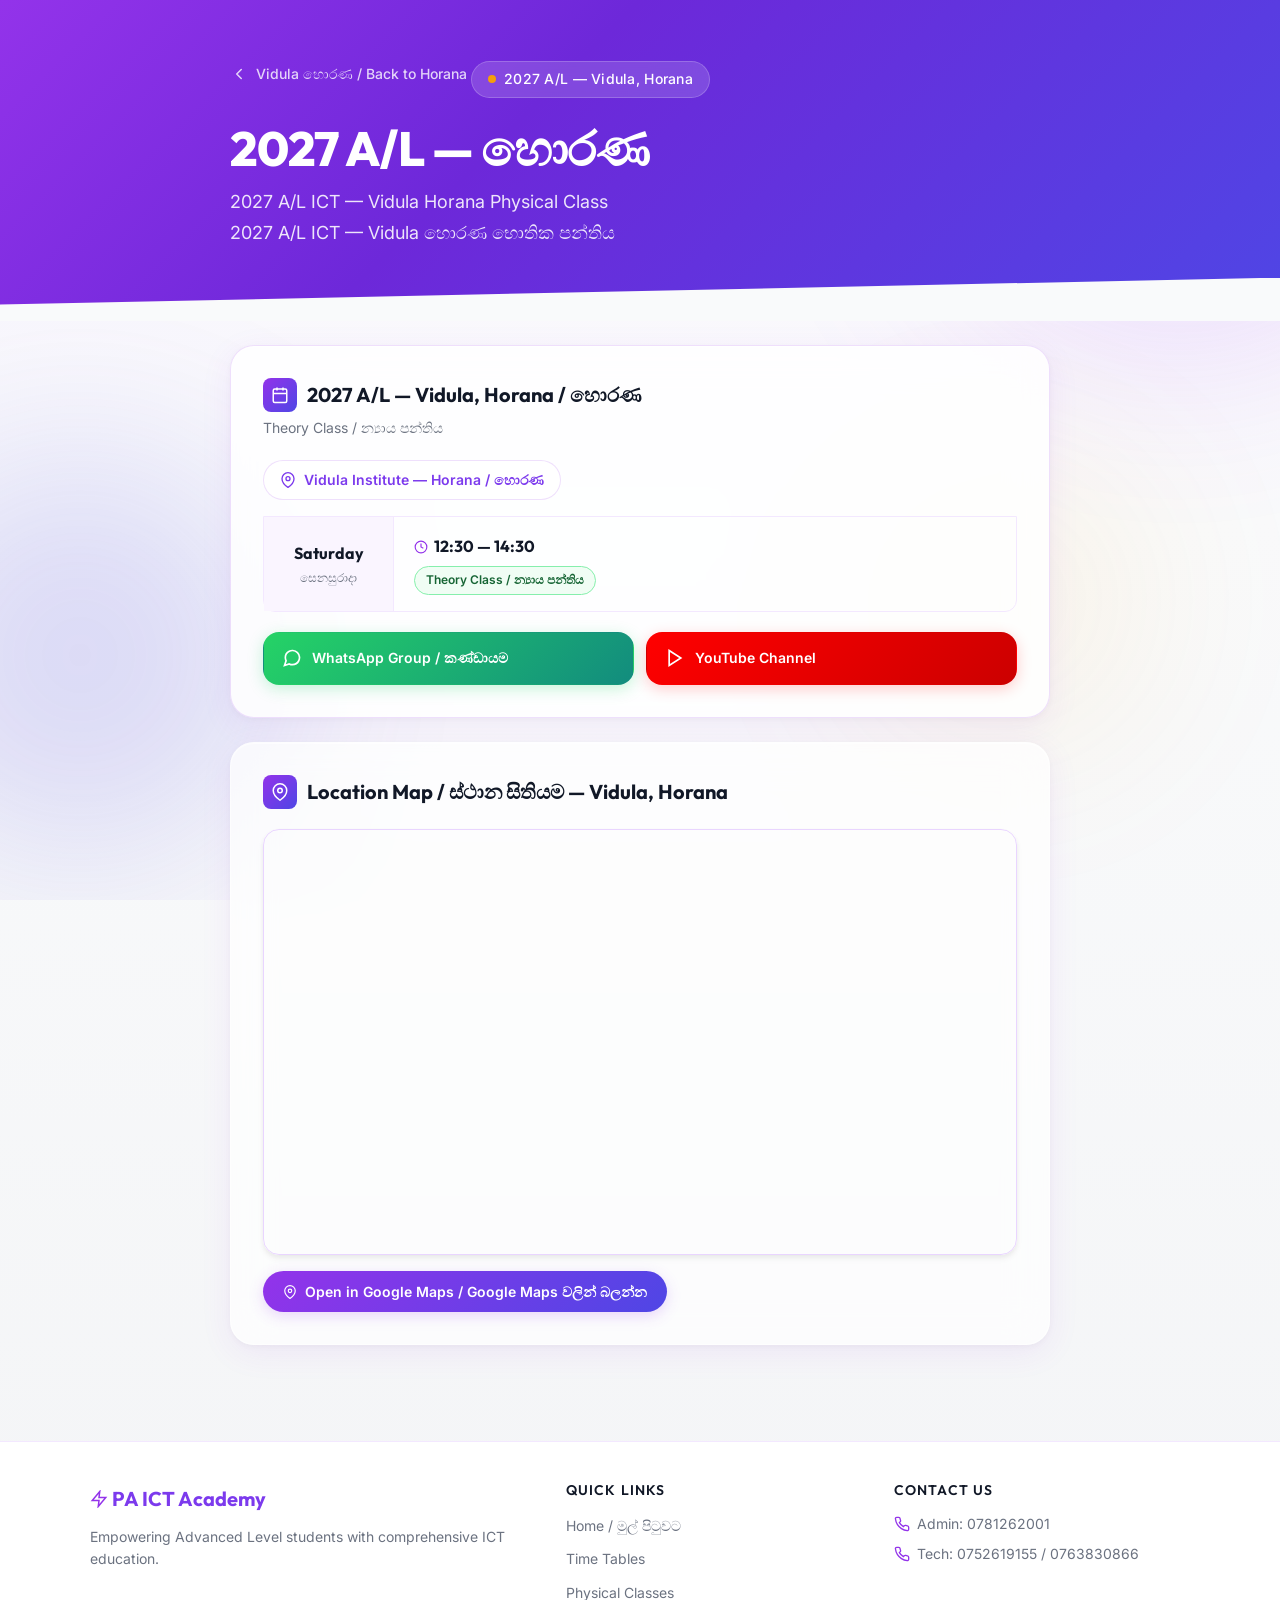
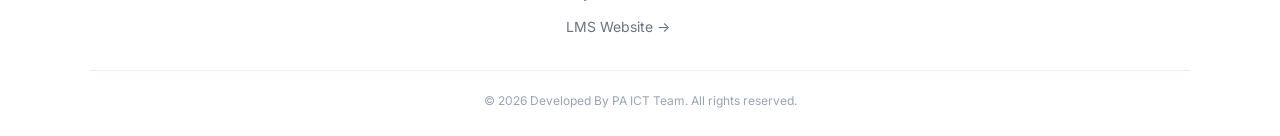
<file: horana-2027.html>
<!DOCTYPE html>
<html lang="si">
<head>
<meta charset="UTF-8">
<meta name="viewport" content="width=device-width, initial-scale=1.0">
<meta name="description" content="PA ICT Academy — 2027 A/L Vidula Horana Class Schedule.">
<title>2027 A/L — Vidula Horana — PA ICT Academy</title>
<link rel="stylesheet" href="css/styles.css">
<link rel="icon" href="data:image/svg+xml,<svg xmlns='http://www.w3.org/2000/svg' viewBox='0 0 100 100'><text y='.9em' font-size='90'>⚡</text></svg>">
</head>
<body>
<div class="bg-shapes"><div class="shape shape-1"></div><div class="shape shape-2"></div><div class="shape shape-3"></div></div>

<section class="hero hero-clip">
<div class="container hero__content">
<a href="horana.html" class="nav-back"><svg viewBox="0 0 24 24" fill="none" stroke="currentColor" stroke-width="2" stroke-linecap="round" stroke-linejoin="round"><polyline points="15 18 9 12 15 6"/></svg>Vidula හොරණ / Back to Horana</a>
<div class="hero__badge"><span class="dot"></span>2027 A/L — Vidula, Horana</div>
<h1 class="hero__title">2027 A/L — හොරණ</h1>
<p class="hero__subtitle">2027 A/L ICT — Vidula Horana Physical Class<br>2027 A/L ICT — Vidula හොරණ භොතික පන්තිය</p>
</div>
</section>

<section class="content-section">
<div class="container">

<div class="glass-card glass-card--highlight reveal glow-border">
<div class="card__header"><h2 class="card__title"><span class="card__title-icon"><svg width="18" height="18" viewBox="0 0 24 24" fill="none" stroke="#fff" stroke-width="2"><rect x="3" y="4" width="18" height="18" rx="2"/><line x1="16" y1="2" x2="16" y2="6"/><line x1="8" y1="2" x2="8" y2="6"/><line x1="3" y1="10" x2="21" y2="10"/></svg></span>2027 A/L — Vidula, Horana / හොරණ</h2><p class="card__subtitle">Theory Class / න්‍යාය පන්තිය</p></div>
<div class="glass-badge"><svg width="16" height="16" viewBox="0 0 24 24" fill="none" stroke="currentColor" stroke-width="2"><path d="M21 10c0 7-9 13-9 13s-9-6-9-13a9 9 0 0118 0z"/><circle cx="12" cy="10" r="3"/></svg>Vidula Institute — Horana / හොරණ</div>
<div class="timetable"><div class="timetable__row"><div class="timetable__day"><span class="timetable__day-name">Saturday</span><span class="timetable__day-si">සෙනසුරාදා</span></div><div class="timetable__info"><div class="timetable__time"><svg width="14" height="14" viewBox="0 0 24 24" fill="none" stroke="#9333ea" stroke-width="2" style="vertical-align:-2px;"><circle cx="12" cy="12" r="10"/><polyline points="12 6 12 12 16 14"/></svg> 12:30 — 14:30</div><div class="timetable__type timetable__type--live">Theory Class / න්‍යාය පන්තිය</div></div></div></div>

<div class="social-links"><a href="#" class="social-link social-link--whatsapp" target="_blank"><svg width="20" height="20" viewBox="0 0 24 24" fill="none" stroke="#fff" stroke-width="2"><path d="M21 11.5a8.38 8.38 0 01-.9 3.8 8.5 8.5 0 01-7.6 4.7 8.38 8.38 0 01-3.8-.9L3 21l1.9-5.7a8.38 8.38 0 01-.9-3.8 8.5 8.5 0 014.7-7.6 8.38 8.38 0 013.8-.9h.5a8.48 8.48 0 018 8v.5z"/></svg>WhatsApp Group / කණ්ඩායම</a><a href="#" class="social-link social-link--youtube" target="_blank"><svg width="20" height="20" viewBox="0 0 24 24" fill="none" stroke="#fff" stroke-width="2"><polygon points="5 3 19 12 5 21 5 3"/></svg>YouTube Channel</a></div>
</div>

<div class="glass-card reveal">
<div class="card__header"><h2 class="card__title"><span class="card__title-icon"><svg width="18" height="18" viewBox="0 0 24 24" fill="none" stroke="#fff" stroke-width="2"><path d="M21 10c0 7-9 13-9 13s-9-6-9-13a9 9 0 0118 0z"/><circle cx="12" cy="10" r="3"/></svg></span>Location Map / ස්ථාන සිතියම — Vidula, Horana</h2></div>
<div class="map-embed"><iframe src="https://www.google.com/maps?q=Vidula+Horana&output=embed" allowfullscreen="" loading="lazy"></iframe></div>
<a href="https://maps.app.goo.gl/sY29hmYxuRZZQmEy8" class="btn btn--primary btn--sm" target="_blank" rel="noopener" style="margin-top:1rem;"><svg width="14" height="14" viewBox="0 0 24 24" fill="none" stroke="#fff" stroke-width="2"><path d="M21 10c0 7-9 13-9 13s-9-6-9-13a9 9 0 0118 0z"/><circle cx="12" cy="10" r="3"/></svg> Open in Google Maps / Google Maps වලින් බලන්න</a>
</div>

</div>
</section>

<footer class="footer"><div class="container container--wide"><div class="footer__grid"><div><div class="footer__brand-name"><svg width="18" height="18" viewBox="0 0 24 24" fill="none" stroke="#9333ea" stroke-width="2" style="vertical-align:-2px;"><polygon points="13 2 3 14 12 14 11 22 21 10 12 10 13 2"/></svg> PA ICT Academy</div><p class="footer__brand-desc">Empowering Advanced Level students with comprehensive ICT education.</p></div><div><h4 class="footer__heading">Quick Links</h4><ul class="footer__links"><li><a href="index.html">Home / මුල් පිටුවට</a></li><li><a href="times.html">Time Tables</a></li><li><a href="ttphysical.html">Physical Classes</a></li><li><a href="https://pasinduathukorala.lk" target="_blank">LMS Website →</a></li></ul></div><div><h4 class="footer__heading">Contact Us</h4><div class="footer__contact-item"><svg viewBox="0 0 24 24" fill="none" stroke="currentColor" stroke-width="2"><path d="M22 16.92v3a2 2 0 01-2.18 2 19.79 19.79 0 01-8.63-3.07 19.5 19.5 0 01-6-6 19.79 19.79 0 01-3.07-8.67A2 2 0 014.11 2h3a2 2 0 012 1.72c.127.96.361 1.903.7 2.81a2 2 0 01-.45 2.11L8.09 9.91a16 16 0 006 6l1.27-1.27a2 2 0 012.11-.45c.907.339 1.85.573 2.81.7A2 2 0 0122 16.92z"/></svg><span>Admin: 0781262001</span></div><div class="footer__contact-item"><svg viewBox="0 0 24 24" fill="none" stroke="currentColor" stroke-width="2"><path d="M22 16.92v3a2 2 0 01-2.18 2 19.79 19.79 0 01-8.63-3.07 19.5 19.5 0 01-6-6 19.79 19.79 0 01-3.07-8.67A2 2 0 014.11 2h3a2 2 0 012 1.72c.127.96.361 1.903.7 2.81a2 2 0 01-.45 2.11L8.09 9.91a16 16 0 006 6l1.27-1.27a2 2 0 012.11-.45c.907.339 1.85.573 2.81.7A2 2 0 0122 16.92z"/></svg><span>Tech: 0752619155 / 0763830866</span></div></div></div><div class="footer__bottom">&copy; 2026 Developed By PA ICT Team. All rights reserved.</div></div></footer>
<script src="js/app.js"></script>
</body>
</html>
</file>
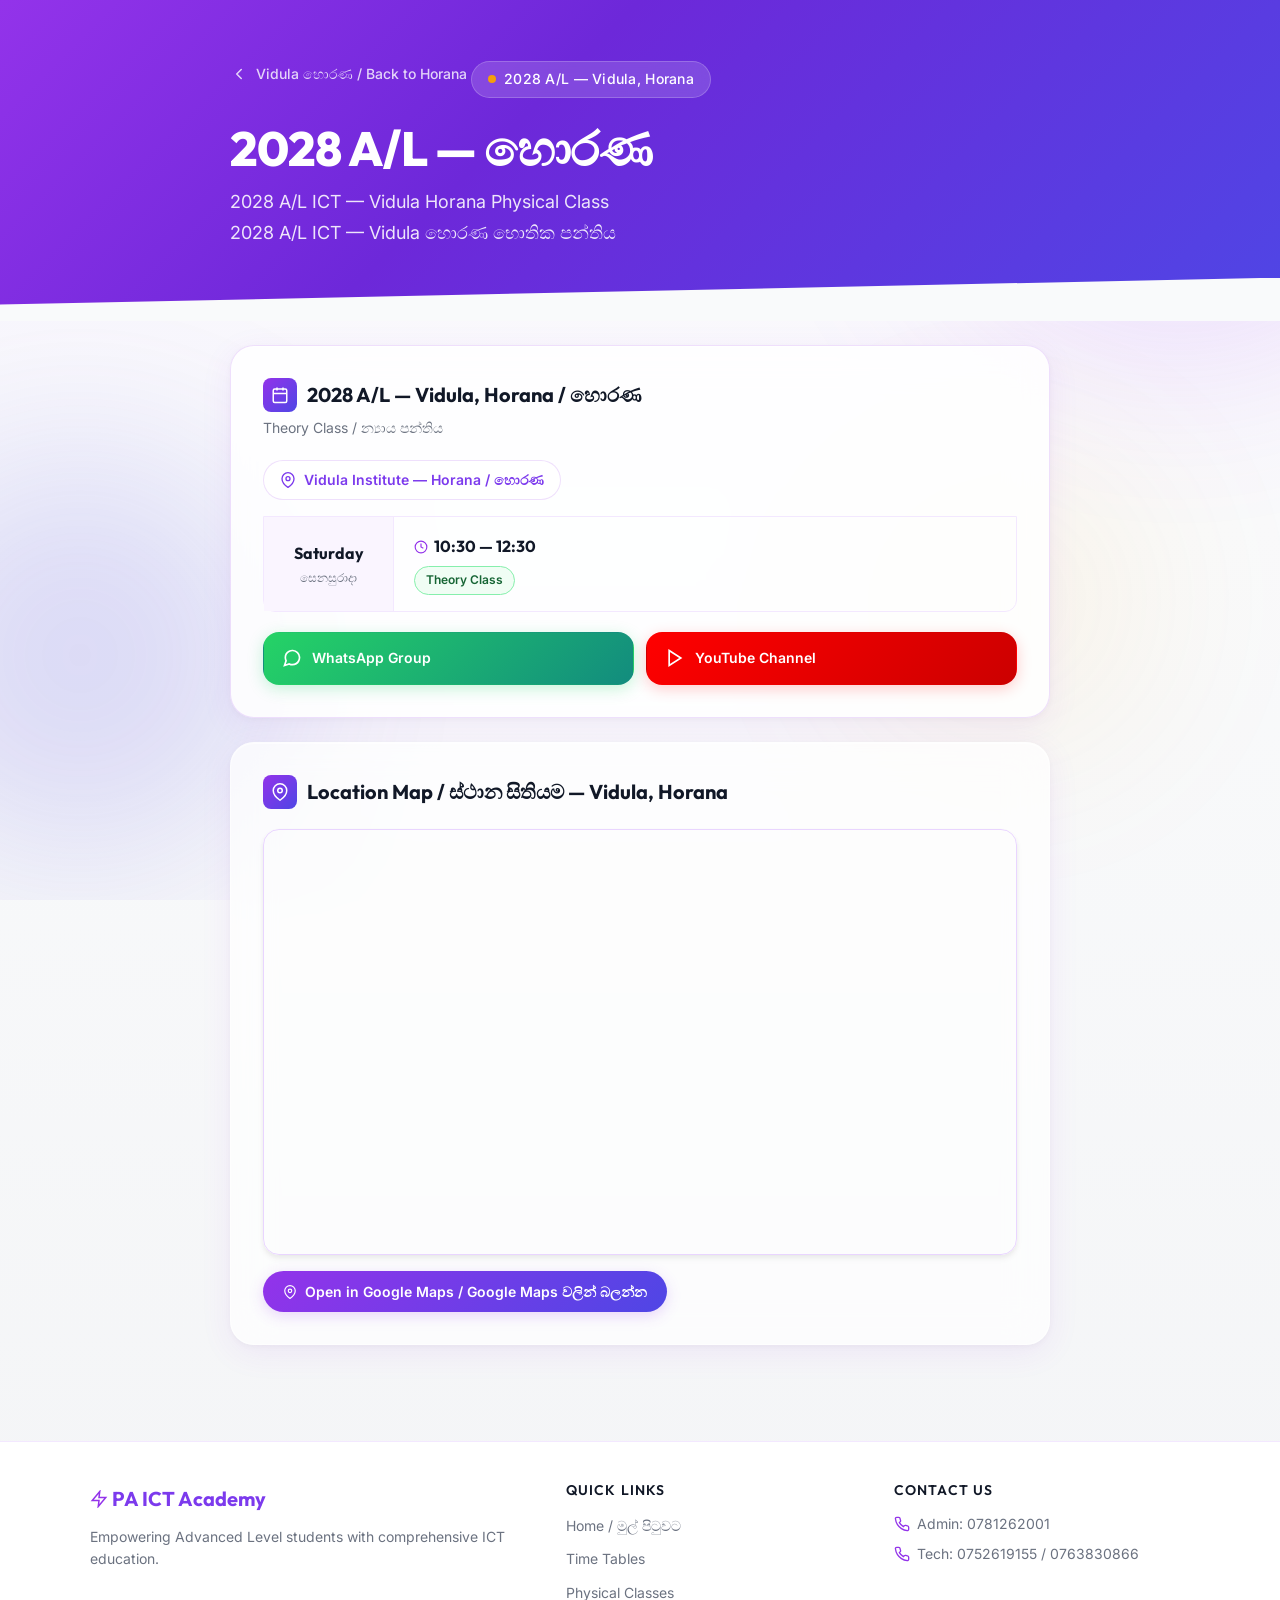
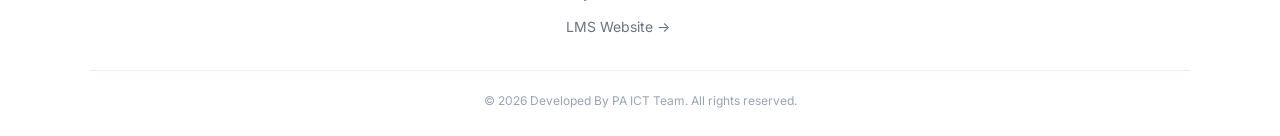
<file: horana-2028.html>
<!DOCTYPE html>
<html lang="si">
<head>
<meta charset="UTF-8">
<meta name="viewport" content="width=device-width, initial-scale=1.0">
<meta name="description" content="PA ICT Academy — 2028 A/L Vidula Horana Class Schedule.">
<title>2028 A/L — Vidula Horana — PA ICT Academy</title>
<link rel="stylesheet" href="css/styles.css">
<link rel="icon" href="data:image/svg+xml,<svg xmlns='http://www.w3.org/2000/svg' viewBox='0 0 100 100'><text y='.9em' font-size='90'>⚡</text></svg>">
</head>
<body>
<div class="bg-shapes"><div class="shape shape-1"></div><div class="shape shape-2"></div><div class="shape shape-3"></div></div>

<section class="hero hero-clip">
<div class="container hero__content">
<a href="horana.html" class="nav-back"><svg viewBox="0 0 24 24" fill="none" stroke="currentColor" stroke-width="2" stroke-linecap="round" stroke-linejoin="round"><polyline points="15 18 9 12 15 6"/></svg>Vidula හොරණ / Back to Horana</a>
<div class="hero__badge"><span class="dot"></span>2028 A/L — Vidula, Horana</div>
<h1 class="hero__title">2028 A/L — හොරණ</h1>
<p class="hero__subtitle">2028 A/L ICT — Vidula Horana Physical Class<br>2028 A/L ICT — Vidula හොරණ භොතික පන්තිය</p>
</div>
</section>

<section class="content-section">
<div class="container">

<div class="glass-card glass-card--highlight reveal glow-border">
<div class="card__header"><h2 class="card__title"><span class="card__title-icon"><svg width="18" height="18" viewBox="0 0 24 24" fill="none" stroke="#fff" stroke-width="2"><rect x="3" y="4" width="18" height="18" rx="2"/><line x1="16" y1="2" x2="16" y2="6"/><line x1="8" y1="2" x2="8" y2="6"/><line x1="3" y1="10" x2="21" y2="10"/></svg></span>2028 A/L — Vidula, Horana / හොරණ</h2><p class="card__subtitle">Theory Class / න්‍යාය පන්තිය</p></div>
<div class="glass-badge"><svg width="16" height="16" viewBox="0 0 24 24" fill="none" stroke="currentColor" stroke-width="2"><path d="M21 10c0 7-9 13-9 13s-9-6-9-13a9 9 0 0118 0z"/><circle cx="12" cy="10" r="3"/></svg>Vidula Institute — Horana / හොරණ</div>
<div class="timetable"><div class="timetable__row"><div class="timetable__day"><span class="timetable__day-name">Saturday</span><span class="timetable__day-si">සෙනසුරාදා</span></div><div class="timetable__info"><div class="timetable__time"><svg width="14" height="14" viewBox="0 0 24 24" fill="none" stroke="#9333ea" stroke-width="2" style="vertical-align:-2px;"><circle cx="12" cy="12" r="10"/><polyline points="12 6 12 12 16 14"/></svg> 10:30 — 12:30</div><div class="timetable__type timetable__type--live">Theory Class</div></div></div></div>

<div class="social-links"><a href="https://chat.whatsapp.com/CQcIVkpC8qfCWQMrAMuDR6?mode=gi_t" class="social-link social-link--whatsapp" target="_blank"><svg width="20" height="20" viewBox="0 0 24 24" fill="none" stroke="#fff" stroke-width="2"><path d="M21 11.5a8.38 8.38 0 01-.9 3.8 8.5 8.5 0 01-7.6 4.7 8.38 8.38 0 01-3.8-.9L3 21l1.9-5.7a8.38 8.38 0 01-.9-3.8 8.5 8.5 0 014.7-7.6 8.38 8.38 0 013.8-.9h.5a8.48 8.48 0 018 8v.5z"/></svg>WhatsApp Group</a><a href="https://www.youtube.com/@pasinduprageeshaathukorala" class="social-link social-link--youtube" target="_blank"><svg width="20" height="20" viewBox="0 0 24 24" fill="none" stroke="#fff" stroke-width="2"><polygon points="5 3 19 12 5 21 5 3"/></svg>YouTube Channel</a></div>
</div>

<div class="glass-card reveal">
<div class="card__header"><h2 class="card__title"><span class="card__title-icon"><svg width="18" height="18" viewBox="0 0 24 24" fill="none" stroke="#fff" stroke-width="2"><path d="M21 10c0 7-9 13-9 13s-9-6-9-13a9 9 0 0118 0z"/><circle cx="12" cy="10" r="3"/></svg></span>Location Map / ස්ථාන සිතියම — Vidula, Horana</h2></div>
<div class="map-embed"><iframe src="https://www.google.com/maps?q=Vidula+Horana&output=embed" allowfullscreen="" loading="lazy"></iframe></div>
<a href="https://maps.app.goo.gl/sY29hmYxuRZZQmEy8" class="btn btn--primary btn--sm" target="_blank" rel="noopener" style="margin-top:1rem;"><svg width="14" height="14" viewBox="0 0 24 24" fill="none" stroke="#fff" stroke-width="2"><path d="M21 10c0 7-9 13-9 13s-9-6-9-13a9 9 0 0118 0z"/><circle cx="12" cy="10" r="3"/></svg> Open in Google Maps / Google Maps වලින් බලන්න</a>
</div>

</div>
</section>

<footer class="footer"><div class="container container--wide"><div class="footer__grid"><div><div class="footer__brand-name"><svg width="18" height="18" viewBox="0 0 24 24" fill="none" stroke="#9333ea" stroke-width="2" style="vertical-align:-2px;"><polygon points="13 2 3 14 12 14 11 22 21 10 12 10 13 2"/></svg> PA ICT Academy</div><p class="footer__brand-desc">Empowering Advanced Level students with comprehensive ICT education.</p></div><div><h4 class="footer__heading">Quick Links</h4><ul class="footer__links"><li><a href="index.html">Home / මුල් පිටුවට</a></li><li><a href="times.html">Time Tables</a></li><li><a href="ttphysical.html">Physical Classes</a></li><li><a href="https://pasinduathukorala.lk" target="_blank">LMS Website →</a></li></ul></div><div><h4 class="footer__heading">Contact Us</h4><div class="footer__contact-item"><svg viewBox="0 0 24 24" fill="none" stroke="currentColor" stroke-width="2"><path d="M22 16.92v3a2 2 0 01-2.18 2 19.79 19.79 0 01-8.63-3.07 19.5 19.5 0 01-6-6 19.79 19.79 0 01-3.07-8.67A2 2 0 014.11 2h3a2 2 0 012 1.72c.127.96.361 1.903.7 2.81a2 2 0 01-.45 2.11L8.09 9.91a16 16 0 006 6l1.27-1.27a2 2 0 012.11-.45c.907.339 1.85.573 2.81.7A2 2 0 0122 16.92z"/></svg><span>Admin: 0781262001</span></div><div class="footer__contact-item"><svg viewBox="0 0 24 24" fill="none" stroke="currentColor" stroke-width="2"><path d="M22 16.92v3a2 2 0 01-2.18 2 19.79 19.79 0 01-8.63-3.07 19.5 19.5 0 01-6-6 19.79 19.79 0 01-3.07-8.67A2 2 0 014.11 2h3a2 2 0 012 1.72c.127.96.361 1.903.7 2.81a2 2 0 01-.45 2.11L8.09 9.91a16 16 0 006 6l1.27-1.27a2 2 0 012.11-.45c.907.339 1.85.573 2.81.7A2 2 0 0122 16.92z"/></svg><span>Tech: 0752619155 / 0763830866</span></div></div></div><div class="footer__bottom">&copy; 2026 Developed By PA ICT Team. All rights reserved.</div></div></footer>
<script src="js/app.js"></script>
</body>
</html>
</file>
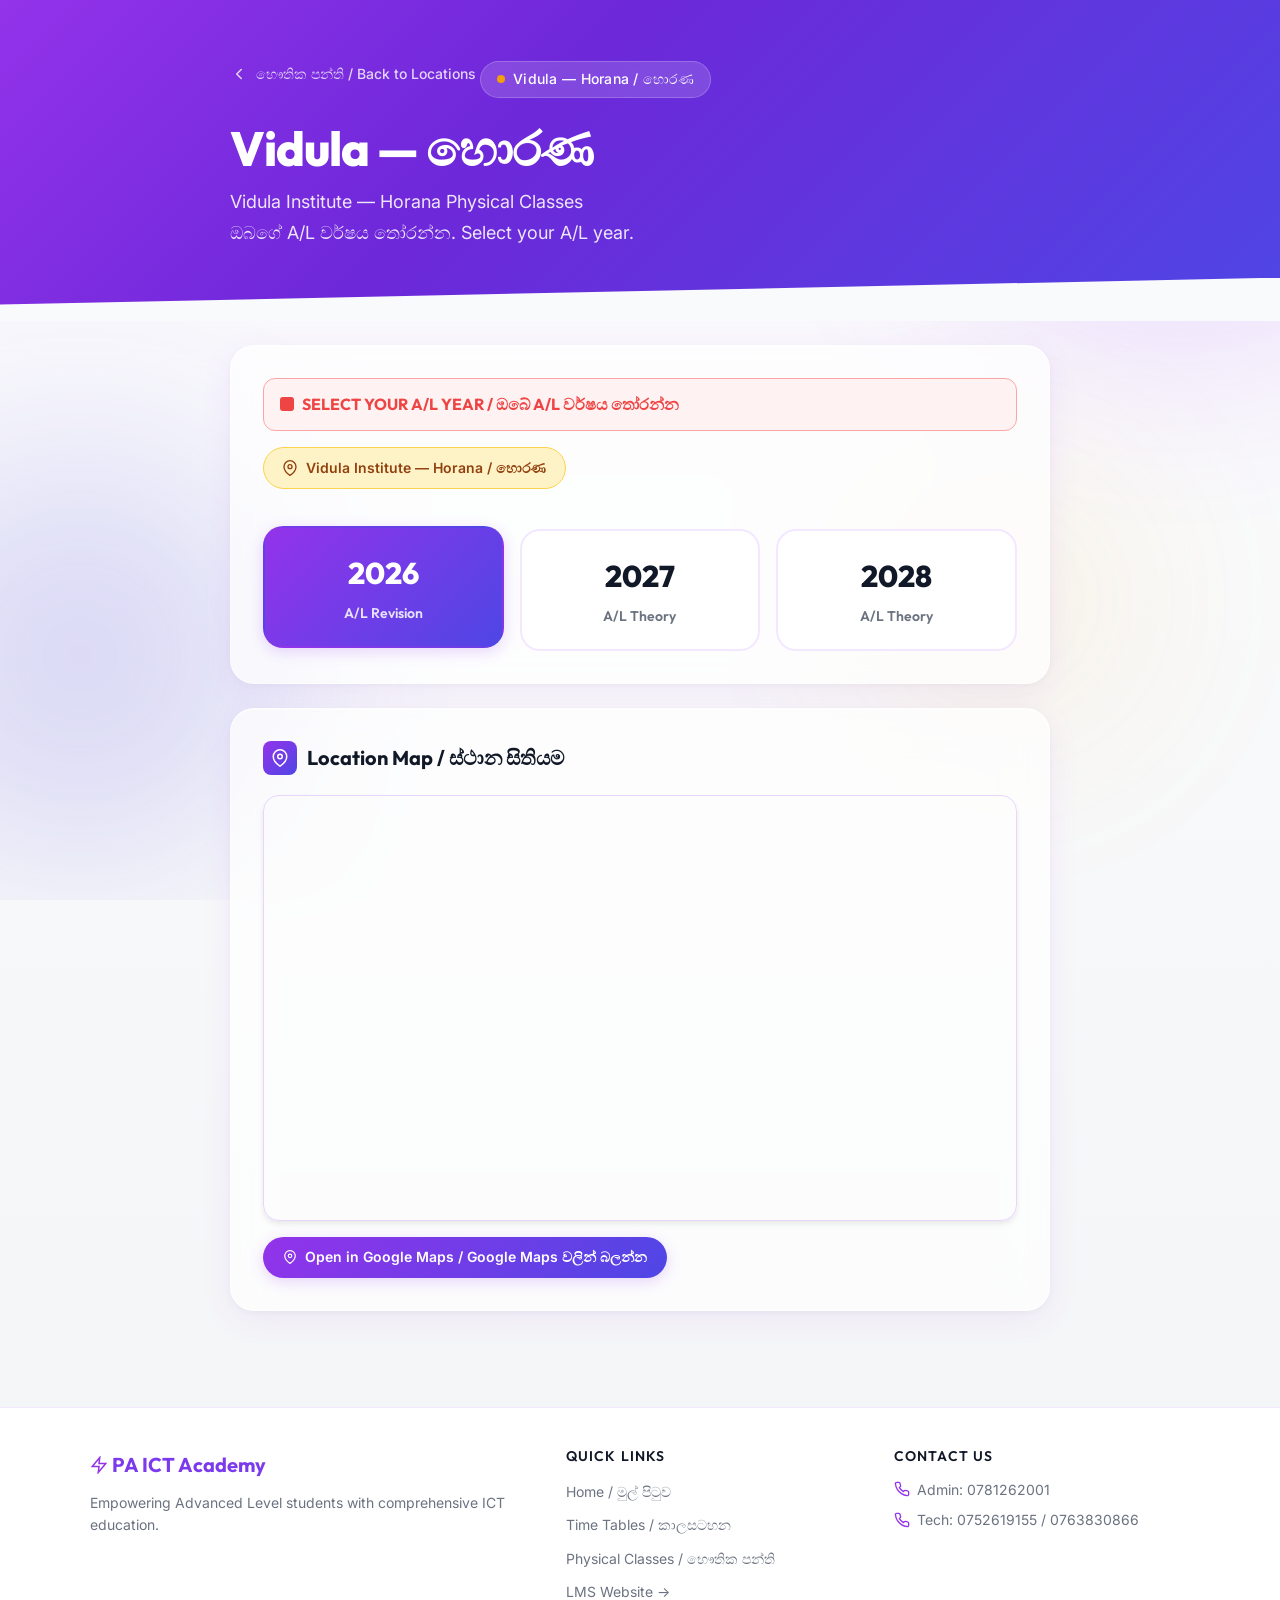
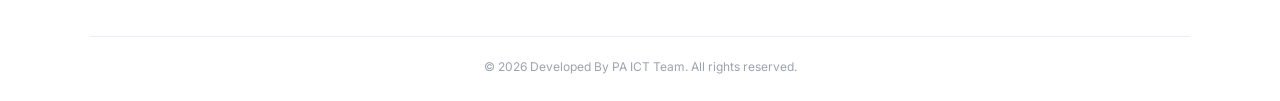
<file: horana.html>
<!DOCTYPE html>
<html lang="si">

<head>
    <meta charset="UTF-8">
    <meta name="viewport" content="width=device-width, initial-scale=1.0">
    <meta name="description" content="PA ICT Academy — Vidula Horana Physical Classes / හොරණ භෞතික පන්ති.">
    <title>Vidula — Horana / හොරණ — PA ICT Academy</title>
    <link rel="stylesheet" href="css/styles.css">
    <link rel="icon"
        href="data:image/svg+xml,<svg xmlns='http://www.w3.org/2000/svg' viewBox='0 0 100 100'><text y='.9em' font-size='90'>⚡</text></svg>">
</head>

<body>
    <div class="bg-shapes">
        <div class="shape shape-1"></div>
        <div class="shape shape-2"></div>
        <div class="shape shape-3"></div>
    </div>

    <section class="hero hero-clip">
        <div class="container hero__content">
            <a href="ttphysical.html" class="nav-back"><svg viewBox="0 0 24 24" fill="none" stroke="currentColor"
                    stroke-width="2" stroke-linecap="round" stroke-linejoin="round">
                    <polyline points="15 18 9 12 15 6" />
                </svg>භෞතික පන්ති / Back to Locations</a>
            <div class="hero__badge"><span class="dot"></span>Vidula — Horana / හොරණ</div>
            <h1 class="hero__title">Vidula — හොරණ</h1>
            <p class="hero__subtitle">Vidula Institute — Horana Physical Classes<br>ඔබගේ A/L වර්ෂය තෝරන්න. Select your
                A/L year.</p>
        </div>
    </section>

    <section class="content-section">
        <div class="container">
            <div class="glass-card reveal">
                <div class="section-header"><span class="section-header__dot"></span>SELECT YOUR A/L YEAR / ඔබේ A/L
                    වර්ෂය තෝරන්න</div>
                <div class="physical-badge"><svg width="16" height="16" viewBox="0 0 24 24" fill="none"
                        stroke="currentColor" stroke-width="2">
                        <path d="M21 10c0 7-9 13-9 13s-9-6-9-13a9 9 0 0118 0z" />
                        <circle cx="12" cy="10" r="3" />
                    </svg>Vidula Institute — Horana / හොරණ</div>
                <div class="year-tabs">
                    <a href="horana-2026.html" class="year-tab active"><span class="year-tab__year">2026</span><span
                            class="year-tab__label">A/L Revision</span></a>
                    <a href="horana-2027.html" class="year-tab"><span class="year-tab__year">2027</span><span
                            class="year-tab__label">A/L Theory</span></a>
                    <a href="horana-2028.html" class="year-tab"><span class="year-tab__year">2028</span><span
                            class="year-tab__label">A/L Theory</span></a>
                </div>
            </div>

            <div class="glass-card reveal">
                <div class="card__header">
                    <h2 class="card__title"><span class="card__title-icon"><svg width="18" height="18"
                                viewBox="0 0 24 24" fill="none" stroke="#fff" stroke-width="2">
                                <path d="M21 10c0 7-9 13-9 13s-9-6-9-13a9 9 0 0118 0z" />
                                <circle cx="12" cy="10" r="3" />
                            </svg></span>Location Map / ස්ථාන සිතියම</h2>
                </div>
                <div class="map-embed"><iframe src="https://www.google.com/maps?q=Vidula+Horana&output=embed"
                        allowfullscreen="" loading="lazy"></iframe></div>
                <a href="https://maps.app.goo.gl/sY29hmYxuRZZQmEy8" class="btn btn--primary btn--sm" target="_blank"
                    rel="noopener" style="margin-top:1rem;"><svg width="14" height="14" viewBox="0 0 24 24" fill="none"
                        stroke="#fff" stroke-width="2">
                        <path d="M21 10c0 7-9 13-9 13s-9-6-9-13a9 9 0 0118 0z" />
                        <circle cx="12" cy="10" r="3" />
                    </svg>Open in Google Maps / Google Maps වලින් බලන්න</a>
            </div>
        </div>
    </section>

    <footer class="footer">
        <div class="container container--wide">
            <div class="footer__grid">
                <div>
                    <div class="footer__brand-name"><svg width="18" height="18" viewBox="0 0 24 24" fill="none"
                            stroke="#9333ea" stroke-width="2" style="vertical-align:-2px;">
                            <polygon points="13 2 3 14 12 14 11 22 21 10 12 10 13 2" />
                        </svg> PA ICT Academy</div>
                    <p class="footer__brand-desc">Empowering Advanced Level students with comprehensive ICT education.
                    </p>
                </div>
                <div>
                    <h4 class="footer__heading">Quick Links</h4>
                    <ul class="footer__links">
                        <li><a href="index.html">Home / මුල් පිටුව</a></li>
                        <li><a href="times.html">Time Tables / කාලසටහන</a></li>
                        <li><a href="ttphysical.html">Physical Classes / භෞතික පන්ති</a></li>
                        <li><a href="https://pasinduathukorala.lk" target="_blank">LMS Website →</a></li>
                    </ul>
                </div>
                <div>
                    <h4 class="footer__heading">Contact Us</h4>
                    <div class="footer__contact-item"><svg viewBox="0 0 24 24" fill="none" stroke="currentColor"
                            stroke-width="2">
                            <path
                                d="M22 16.92v3a2 2 0 01-2.18 2 19.79 19.79 0 01-8.63-3.07 19.5 19.5 0 01-6-6 19.79 19.79 0 01-3.07-8.67A2 2 0 014.11 2h3a2 2 0 012 1.72c.127.96.361 1.903.7 2.81a2 2 0 01-.45 2.11L8.09 9.91a16 16 0 006 6l1.27-1.27a2 2 0 012.11-.45c.907.339 1.85.573 2.81.7A2 2 0 0122 16.92z" />
                        </svg><span>Admin: 0781262001</span></div>
                    <div class="footer__contact-item"><svg viewBox="0 0 24 24" fill="none" stroke="currentColor"
                            stroke-width="2">
                            <path
                                d="M22 16.92v3a2 2 0 01-2.18 2 19.79 19.79 0 01-8.63-3.07 19.5 19.5 0 01-6-6 19.79 19.79 0 01-3.07-8.67A2 2 0 014.11 2h3a2 2 0 012 1.72c.127.96.361 1.903.7 2.81a2 2 0 01-.45 2.11L8.09 9.91a16 16 0 006 6l1.27-1.27a2 2 0 012.11-.45c.907.339 1.85.573 2.81.7A2 2 0 0122 16.92z" />
                        </svg><span>Tech: 0752619155 / 0763830866</span></div>
                </div>
            </div>
            <div class="footer__bottom">&copy; 2026 Developed By PA ICT Team. All rights reserved.</div>
        </div>
    </footer>
    <script src="js/app.js"></script>
</body>

</html>
</file>
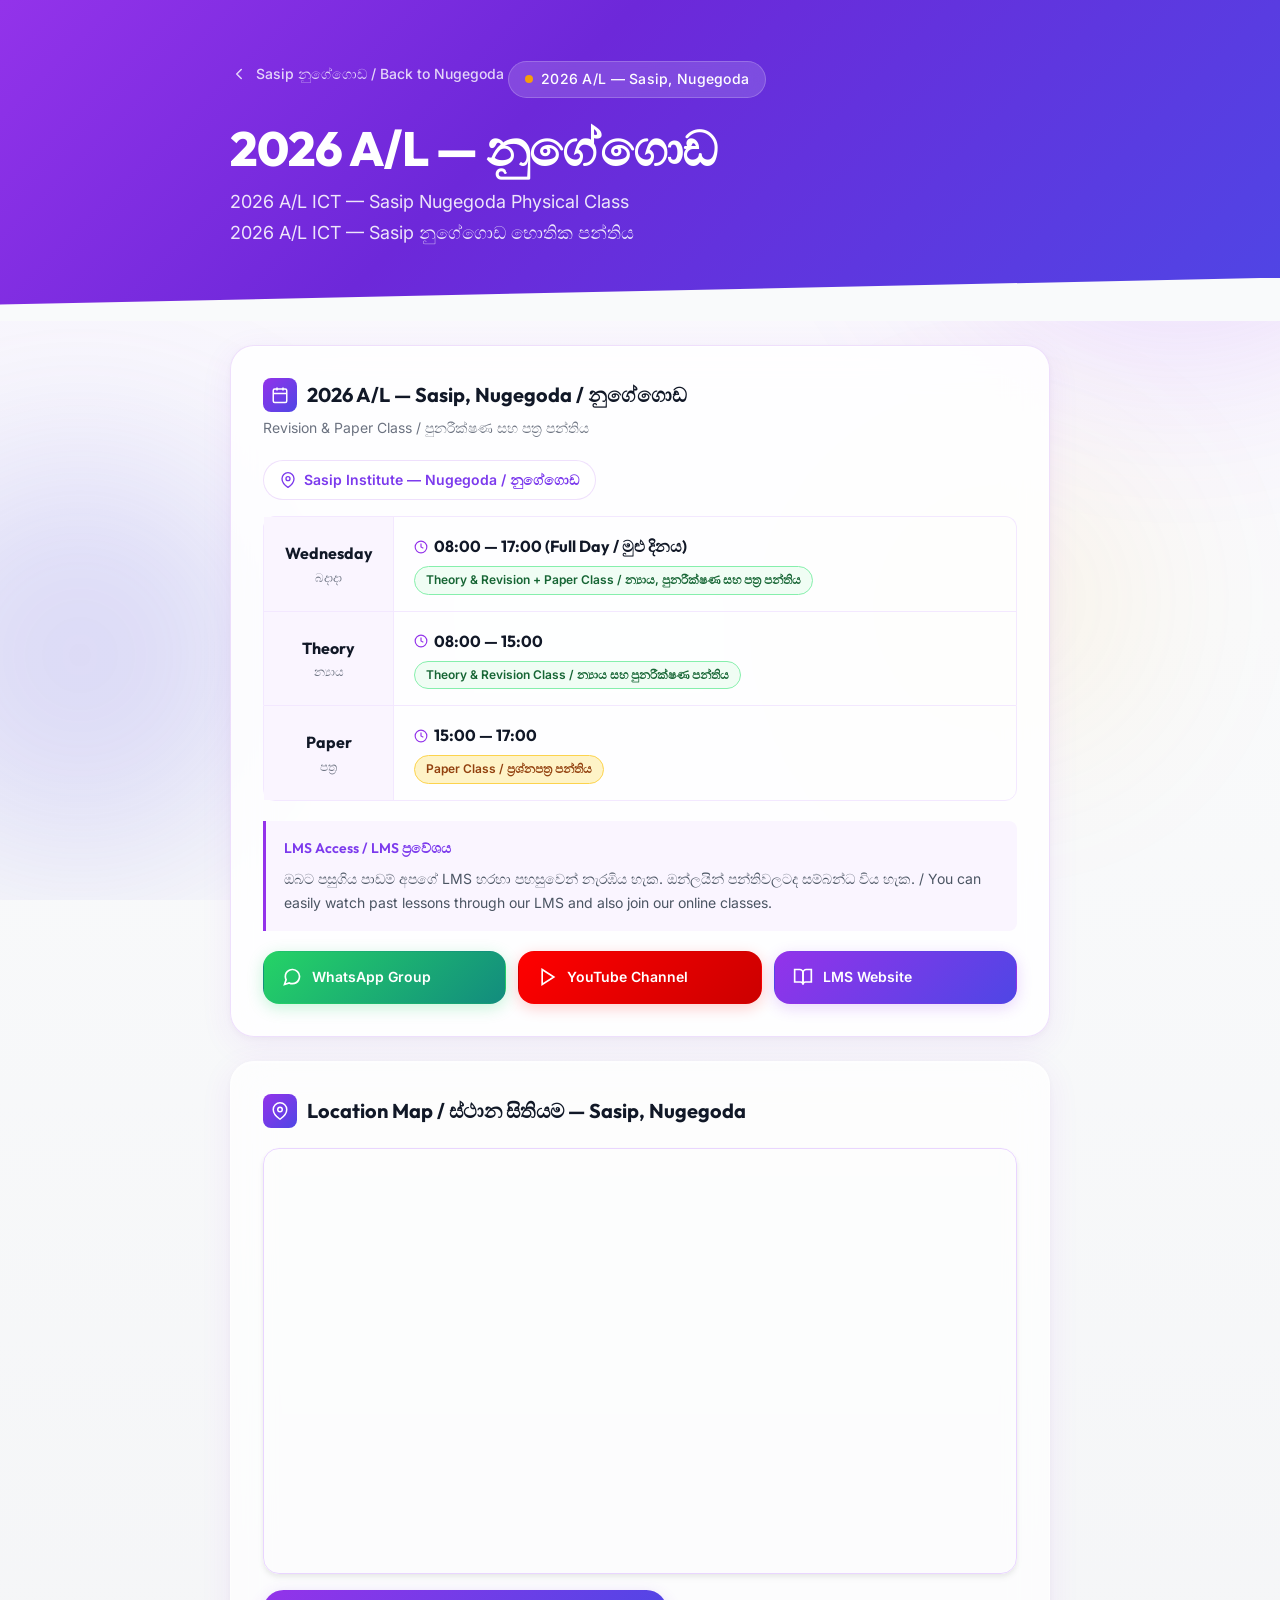
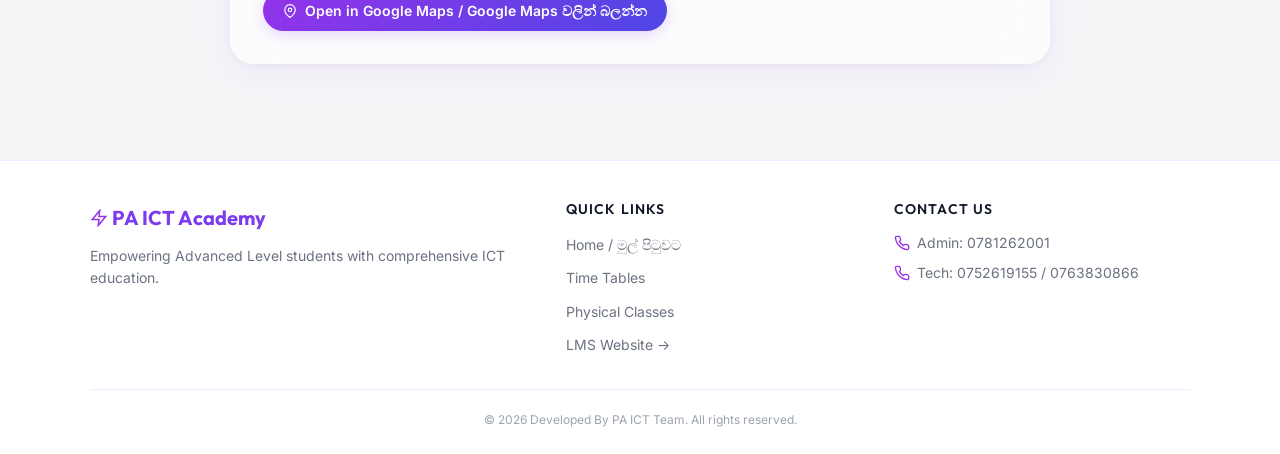
<file: nugegoda-2026.html>
<!DOCTYPE html>
<html lang="si">
<head>
<meta charset="UTF-8">
<meta name="viewport" content="width=device-width, initial-scale=1.0">
<meta name="description" content="PA ICT Academy — 2026 A/L Sasip Nugegoda Class Schedule.">
<title>2026 A/L — Sasip Nugegoda — PA ICT Academy</title>
<link rel="stylesheet" href="css/styles.css">
<link rel="icon" href="data:image/svg+xml,<svg xmlns='http://www.w3.org/2000/svg' viewBox='0 0 100 100'><text y='.9em' font-size='90'>⚡</text></svg>">
</head>
<body>
<div class="bg-shapes"><div class="shape shape-1"></div><div class="shape shape-2"></div><div class="shape shape-3"></div></div>

<section class="hero hero-clip">
<div class="container hero__content">
<a href="nugegoda.html" class="nav-back"><svg viewBox="0 0 24 24" fill="none" stroke="currentColor" stroke-width="2" stroke-linecap="round" stroke-linejoin="round"><polyline points="15 18 9 12 15 6"/></svg>Sasip නුගේගොඩ / Back to Nugegoda</a>
<div class="hero__badge"><span class="dot"></span>2026 A/L — Sasip, Nugegoda</div>
<h1 class="hero__title">2026 A/L — නුගේගොඩ</h1>
<p class="hero__subtitle">2026 A/L ICT — Sasip Nugegoda Physical Class<br>2026 A/L ICT — Sasip නුගේගොඩ භොතික පන්තිය</p>
</div>
</section>

<section class="content-section">
<div class="container">

<div class="glass-card glass-card--highlight reveal glow-border">
<div class="card__header"><h2 class="card__title"><span class="card__title-icon"><svg width="18" height="18" viewBox="0 0 24 24" fill="none" stroke="#fff" stroke-width="2"><rect x="3" y="4" width="18" height="18" rx="2"/><line x1="16" y1="2" x2="16" y2="6"/><line x1="8" y1="2" x2="8" y2="6"/><line x1="3" y1="10" x2="21" y2="10"/></svg></span>2026 A/L — Sasip, Nugegoda / නුගේගොඩ</h2><p class="card__subtitle">Revision & Paper Class / පුනරීක්ෂණ සහ පත්‍ර පන්තිය</p></div>
<div class="glass-badge"><svg width="16" height="16" viewBox="0 0 24 24" fill="none" stroke="currentColor" stroke-width="2"><path d="M21 10c0 7-9 13-9 13s-9-6-9-13a9 9 0 0118 0z"/><circle cx="12" cy="10" r="3"/></svg>Sasip Institute — Nugegoda / නුගේගොඩ</div>
<div class="timetable"><div class="timetable__row"><div class="timetable__day"><span class="timetable__day-name">Wednesday</span><span class="timetable__day-si">බදාදා</span></div><div class="timetable__info"><div class="timetable__time"><svg width="14" height="14" viewBox="0 0 24 24" fill="none" stroke="#9333ea" stroke-width="2" style="vertical-align:-2px;"><circle cx="12" cy="12" r="10"/><polyline points="12 6 12 12 16 14"/></svg> 08:00 — 17:00 (Full Day / මුළු දිනය)</div><div class="timetable__type timetable__type--live">Theory & Revision + Paper Class / න්‍යාය, පුනරීක්ෂණ සහ පත්‍ර පන්තිය</div></div></div><div class="timetable__row"><div class="timetable__day"><span class="timetable__day-name">Theory</span><span class="timetable__day-si">න්‍යාය</span></div><div class="timetable__info"><div class="timetable__time"><svg width="14" height="14" viewBox="0 0 24 24" fill="none" stroke="#9333ea" stroke-width="2" style="vertical-align:-2px;"><circle cx="12" cy="12" r="10"/><polyline points="12 6 12 12 16 14"/></svg> 08:00 — 15:00</div><div class="timetable__type timetable__type--live">Theory & Revision Class / න්‍යාය සහ පුනරීක්ෂණ පන්තිය</div></div></div><div class="timetable__row"><div class="timetable__day"><span class="timetable__day-name">Paper</span><span class="timetable__day-si">පත්‍ර</span></div><div class="timetable__info"><div class="timetable__time"><svg width="14" height="14" viewBox="0 0 24 24" fill="none" stroke="#9333ea" stroke-width="2" style="vertical-align:-2px;"><circle cx="12" cy="12" r="10"/><polyline points="12 6 12 12 16 14"/></svg> 15:00 — 17:00</div><div class="timetable__type timetable__type--paper">Paper Class / ප්‍රශ්නපත්‍ර පන්තිය</div></div></div></div>
<div class="info-block" style="margin-top:1.25rem;"><div class="info-block__title">LMS Access / LMS ප්‍රවේශය</div><p style="font-size:var(--fs-sm);color:var(--clr-text-600);margin:0;">ඔබට පසුගිය පාඩම් අපගේ LMS හරහා පහසුවෙන් නැරඹිය හැක. ඔන්ලයින් පන්තිවලටද සම්බන්ධ විය හැක. / You can easily watch past lessons through our LMS and also join our online classes.</p></div>
<div class="social-links"><a href="https://chat.whatsapp.com/B82juTXQRBTGE4oAtTjNSw?mode=gi_t" class="social-link social-link--whatsapp" target="_blank"><svg width="20" height="20" viewBox="0 0 24 24" fill="none" stroke="#fff" stroke-width="2"><path d="M21 11.5a8.38 8.38 0 01-.9 3.8 8.5 8.5 0 01-7.6 4.7 8.38 8.38 0 01-3.8-.9L3 21l1.9-5.7a8.38 8.38 0 01-.9-3.8 8.5 8.5 0 014.7-7.6 8.38 8.38 0 013.8-.9h.5a8.48 8.48 0 018 8v.5z"/></svg>WhatsApp Group</a><a href="https://www.youtube.com/@pasinduprageeshaathukorala" class="social-link social-link--youtube" target="_blank"><svg width="20" height="20" viewBox="0 0 24 24" fill="none" stroke="#fff" stroke-width="2"><polygon points="5 3 19 12 5 21 5 3"/></svg>YouTube Channel</a><a href="https://pasinduathukorala.lk" class="social-link social-link--lms" target="_blank"><svg width="20" height="20" viewBox="0 0 24 24" fill="none" stroke="#fff" stroke-width="2"><path d="M2 3h6a4 4 0 014 4v14a3 3 0 00-3-3H2z"/><path d="M22 3h-6a4 4 0 00-4 4v14a3 3 0 013-3h7z"/></svg>LMS Website</a></div>
</div>

<div class="glass-card reveal">
<div class="card__header"><h2 class="card__title"><span class="card__title-icon"><svg width="18" height="18" viewBox="0 0 24 24" fill="none" stroke="#fff" stroke-width="2"><path d="M21 10c0 7-9 13-9 13s-9-6-9-13a9 9 0 0118 0z"/><circle cx="12" cy="10" r="3"/></svg></span>Location Map / ස්ථාන සිතියම — Sasip, Nugegoda</h2></div>
<div class="map-embed"><iframe src="https://www.google.com/maps?q=Sasip+Nugegoda&output=embed" allowfullscreen="" loading="lazy"></iframe></div>
<a href="https://maps.app.goo.gl/6g9ZP1rgB8zKzHDPA" class="btn btn--primary btn--sm" target="_blank" rel="noopener" style="margin-top:1rem;"><svg width="14" height="14" viewBox="0 0 24 24" fill="none" stroke="#fff" stroke-width="2"><path d="M21 10c0 7-9 13-9 13s-9-6-9-13a9 9 0 0118 0z"/><circle cx="12" cy="10" r="3"/></svg> Open in Google Maps / Google Maps වලින් බලන්න</a>
</div>

</div>
</section>

<footer class="footer"><div class="container container--wide"><div class="footer__grid"><div><div class="footer__brand-name"><svg width="18" height="18" viewBox="0 0 24 24" fill="none" stroke="#9333ea" stroke-width="2" style="vertical-align:-2px;"><polygon points="13 2 3 14 12 14 11 22 21 10 12 10 13 2"/></svg> PA ICT Academy</div><p class="footer__brand-desc">Empowering Advanced Level students with comprehensive ICT education.</p></div><div><h4 class="footer__heading">Quick Links</h4><ul class="footer__links"><li><a href="index.html">Home / මුල් පිටුවට</a></li><li><a href="times.html">Time Tables</a></li><li><a href="ttphysical.html">Physical Classes</a></li><li><a href="https://pasinduathukorala.lk" target="_blank">LMS Website →</a></li></ul></div><div><h4 class="footer__heading">Contact Us</h4><div class="footer__contact-item"><svg viewBox="0 0 24 24" fill="none" stroke="currentColor" stroke-width="2"><path d="M22 16.92v3a2 2 0 01-2.18 2 19.79 19.79 0 01-8.63-3.07 19.5 19.5 0 01-6-6 19.79 19.79 0 01-3.07-8.67A2 2 0 014.11 2h3a2 2 0 012 1.72c.127.96.361 1.903.7 2.81a2 2 0 01-.45 2.11L8.09 9.91a16 16 0 006 6l1.27-1.27a2 2 0 012.11-.45c.907.339 1.85.573 2.81.7A2 2 0 0122 16.92z"/></svg><span>Admin: 0781262001</span></div><div class="footer__contact-item"><svg viewBox="0 0 24 24" fill="none" stroke="currentColor" stroke-width="2"><path d="M22 16.92v3a2 2 0 01-2.18 2 19.79 19.79 0 01-8.63-3.07 19.5 19.5 0 01-6-6 19.79 19.79 0 01-3.07-8.67A2 2 0 014.11 2h3a2 2 0 012 1.72c.127.96.361 1.903.7 2.81a2 2 0 01-.45 2.11L8.09 9.91a16 16 0 006 6l1.27-1.27a2 2 0 012.11-.45c.907.339 1.85.573 2.81.7A2 2 0 0122 16.92z"/></svg><span>Tech: 0752619155 / 0763830866</span></div></div></div><div class="footer__bottom">&copy; 2026 Developed By PA ICT Team. All rights reserved.</div></div></footer>
<script src="js/app.js"></script>
</body>
</html>
</file>
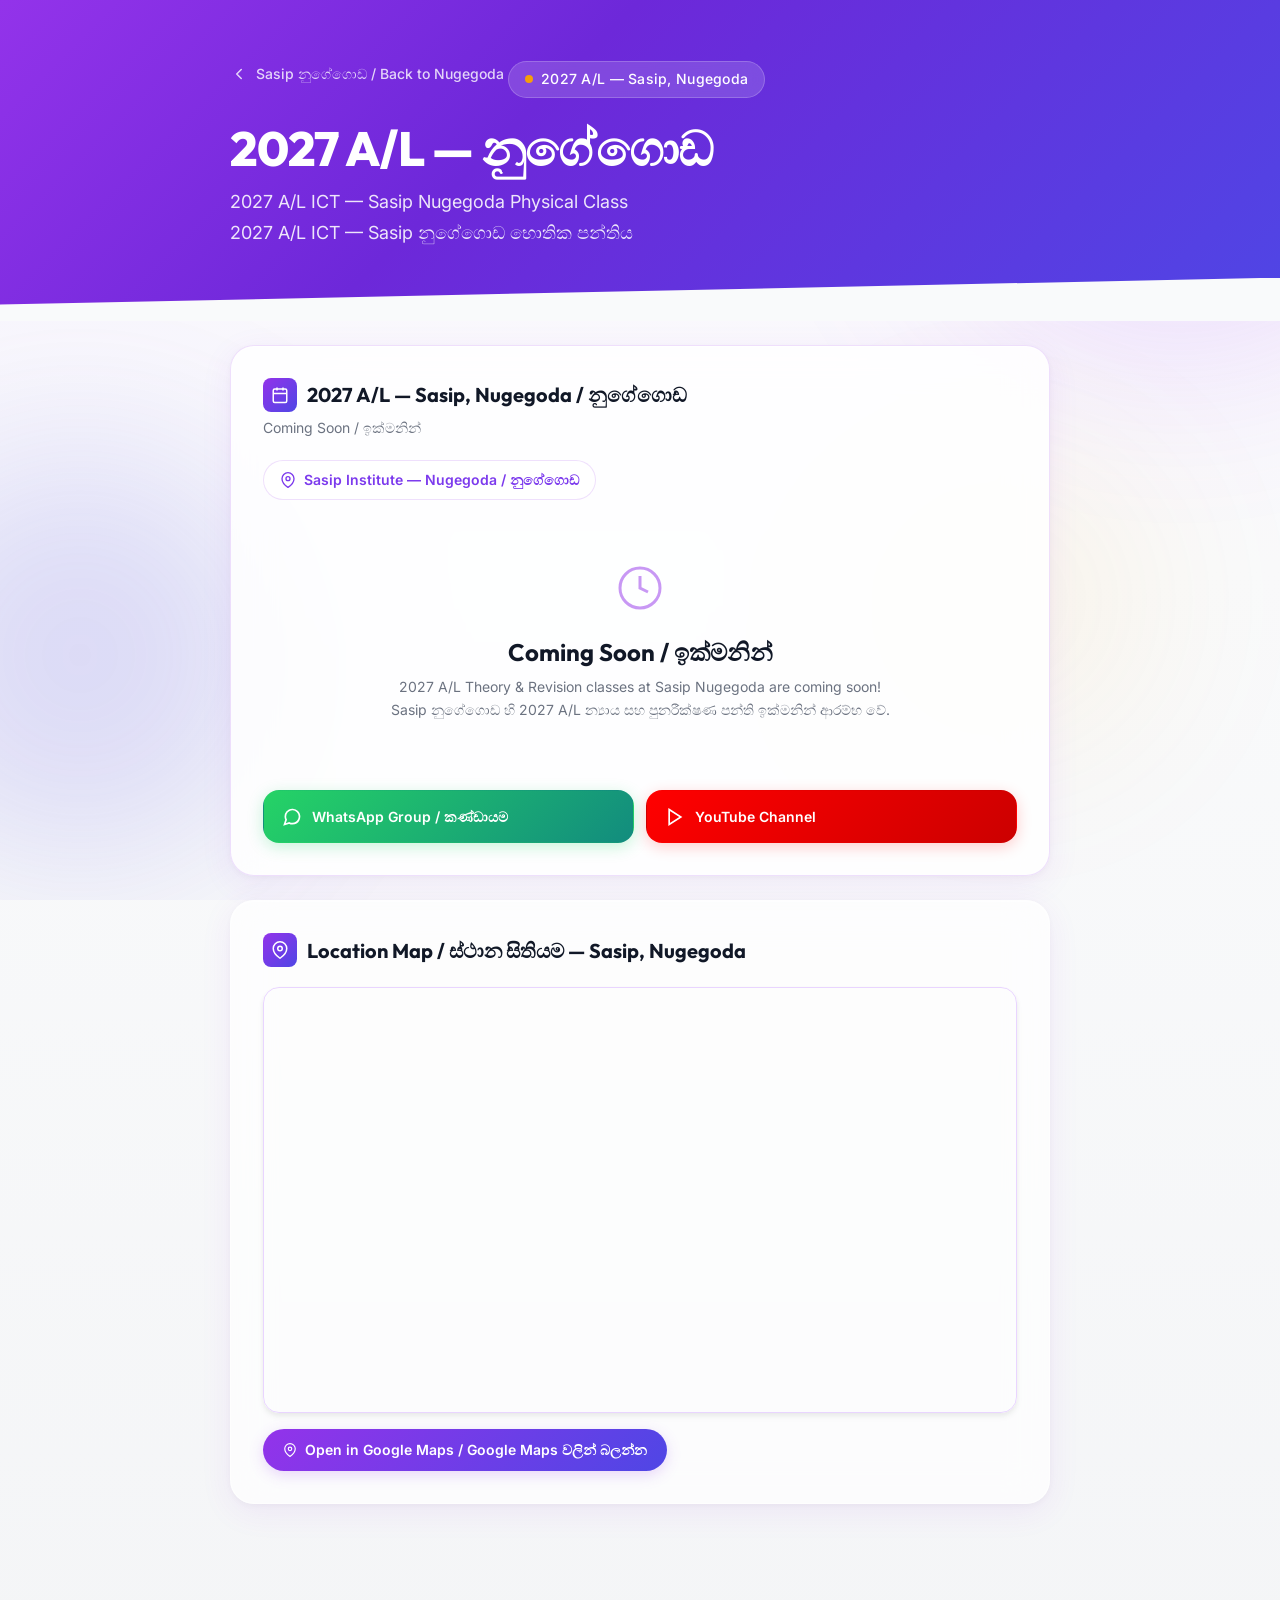
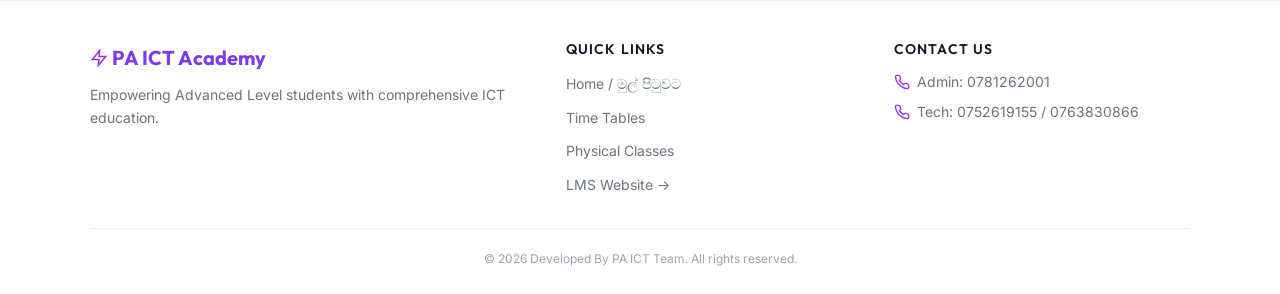
<file: nugegoda-2027.html>
<!DOCTYPE html>
<html lang="si">
<head>
<meta charset="UTF-8">
<meta name="viewport" content="width=device-width, initial-scale=1.0">
<meta name="description" content="PA ICT Academy — 2027 A/L Sasip Nugegoda Class Schedule.">
<title>2027 A/L — Sasip Nugegoda — PA ICT Academy</title>
<link rel="stylesheet" href="css/styles.css">
<link rel="icon" href="data:image/svg+xml,<svg xmlns='http://www.w3.org/2000/svg' viewBox='0 0 100 100'><text y='.9em' font-size='90'>⚡</text></svg>">
</head>
<body>
<div class="bg-shapes"><div class="shape shape-1"></div><div class="shape shape-2"></div><div class="shape shape-3"></div></div>

<section class="hero hero-clip">
<div class="container hero__content">
<a href="nugegoda.html" class="nav-back"><svg viewBox="0 0 24 24" fill="none" stroke="currentColor" stroke-width="2" stroke-linecap="round" stroke-linejoin="round"><polyline points="15 18 9 12 15 6"/></svg>Sasip නුගේගොඩ / Back to Nugegoda</a>
<div class="hero__badge"><span class="dot"></span>2027 A/L — Sasip, Nugegoda</div>
<h1 class="hero__title">2027 A/L — නුගේගොඩ</h1>
<p class="hero__subtitle">2027 A/L ICT — Sasip Nugegoda Physical Class<br>2027 A/L ICT — Sasip නුගේගොඩ භොතික පන්තිය</p>
</div>
</section>

<section class="content-section">
<div class="container">

<div class="glass-card glass-card--highlight reveal glow-border">
<div class="card__header"><h2 class="card__title"><span class="card__title-icon"><svg width="18" height="18" viewBox="0 0 24 24" fill="none" stroke="#fff" stroke-width="2"><rect x="3" y="4" width="18" height="18" rx="2"/><line x1="16" y1="2" x2="16" y2="6"/><line x1="8" y1="2" x2="8" y2="6"/><line x1="3" y1="10" x2="21" y2="10"/></svg></span>2027 A/L — Sasip, Nugegoda / නුගේගොඩ</h2><p class="card__subtitle">Coming Soon / ඉක්මනින්</p></div>
<div class="glass-badge"><svg width="16" height="16" viewBox="0 0 24 24" fill="none" stroke="currentColor" stroke-width="2"><path d="M21 10c0 7-9 13-9 13s-9-6-9-13a9 9 0 0118 0z"/><circle cx="12" cy="10" r="3"/></svg>Sasip Institute — Nugegoda / නුගේගොඩ</div>
<div class="coming-soon"><div class="coming-soon__icon"><svg width="48" height="48" viewBox="0 0 24 24" fill="none" stroke="#9333ea" stroke-width="1.5"><circle cx="12" cy="12" r="10"/><polyline points="12 6 12 12 16 14"/></svg></div><h3 class="coming-soon__title">Coming Soon / ඉක්මනින්</h3><p class="coming-soon__text">2027 A/L Theory & Revision classes at Sasip Nugegoda are coming soon!<br>Sasip නුගේගොඩ හි 2027 A/L න්‍යාය සහ පුනරීක්ෂණ පන්ති ඉක්මනින් ආරම්භ වේ.</p></div>

<div class="social-links"><a href="#" class="social-link social-link--whatsapp" target="_blank"><svg width="20" height="20" viewBox="0 0 24 24" fill="none" stroke="#fff" stroke-width="2"><path d="M21 11.5a8.38 8.38 0 01-.9 3.8 8.5 8.5 0 01-7.6 4.7 8.38 8.38 0 01-3.8-.9L3 21l1.9-5.7a8.38 8.38 0 01-.9-3.8 8.5 8.5 0 014.7-7.6 8.38 8.38 0 013.8-.9h.5a8.48 8.48 0 018 8v.5z"/></svg>WhatsApp Group / කණ්ඩායම</a><a href="#" class="social-link social-link--youtube" target="_blank"><svg width="20" height="20" viewBox="0 0 24 24" fill="none" stroke="#fff" stroke-width="2"><polygon points="5 3 19 12 5 21 5 3"/></svg>YouTube Channel</a></div>
</div>

<div class="glass-card reveal">
<div class="card__header"><h2 class="card__title"><span class="card__title-icon"><svg width="18" height="18" viewBox="0 0 24 24" fill="none" stroke="#fff" stroke-width="2"><path d="M21 10c0 7-9 13-9 13s-9-6-9-13a9 9 0 0118 0z"/><circle cx="12" cy="10" r="3"/></svg></span>Location Map / ස්ථාන සිතියම — Sasip, Nugegoda</h2></div>
<div class="map-embed"><iframe src="https://www.google.com/maps?q=Sasip+Nugegoda&output=embed" allowfullscreen="" loading="lazy"></iframe></div>
<a href="https://maps.app.goo.gl/6g9ZP1rgB8zKzHDPA" class="btn btn--primary btn--sm" target="_blank" rel="noopener" style="margin-top:1rem;"><svg width="14" height="14" viewBox="0 0 24 24" fill="none" stroke="#fff" stroke-width="2"><path d="M21 10c0 7-9 13-9 13s-9-6-9-13a9 9 0 0118 0z"/><circle cx="12" cy="10" r="3"/></svg> Open in Google Maps / Google Maps වලින් බලන්න</a>
</div>

</div>
</section>

<footer class="footer"><div class="container container--wide"><div class="footer__grid"><div><div class="footer__brand-name"><svg width="18" height="18" viewBox="0 0 24 24" fill="none" stroke="#9333ea" stroke-width="2" style="vertical-align:-2px;"><polygon points="13 2 3 14 12 14 11 22 21 10 12 10 13 2"/></svg> PA ICT Academy</div><p class="footer__brand-desc">Empowering Advanced Level students with comprehensive ICT education.</p></div><div><h4 class="footer__heading">Quick Links</h4><ul class="footer__links"><li><a href="index.html">Home / මුල් පිටුවට</a></li><li><a href="times.html">Time Tables</a></li><li><a href="ttphysical.html">Physical Classes</a></li><li><a href="https://pasinduathukorala.lk" target="_blank">LMS Website →</a></li></ul></div><div><h4 class="footer__heading">Contact Us</h4><div class="footer__contact-item"><svg viewBox="0 0 24 24" fill="none" stroke="currentColor" stroke-width="2"><path d="M22 16.92v3a2 2 0 01-2.18 2 19.79 19.79 0 01-8.63-3.07 19.5 19.5 0 01-6-6 19.79 19.79 0 01-3.07-8.67A2 2 0 014.11 2h3a2 2 0 012 1.72c.127.96.361 1.903.7 2.81a2 2 0 01-.45 2.11L8.09 9.91a16 16 0 006 6l1.27-1.27a2 2 0 012.11-.45c.907.339 1.85.573 2.81.7A2 2 0 0122 16.92z"/></svg><span>Admin: 0781262001</span></div><div class="footer__contact-item"><svg viewBox="0 0 24 24" fill="none" stroke="currentColor" stroke-width="2"><path d="M22 16.92v3a2 2 0 01-2.18 2 19.79 19.79 0 01-8.63-3.07 19.5 19.5 0 01-6-6 19.79 19.79 0 01-3.07-8.67A2 2 0 014.11 2h3a2 2 0 012 1.72c.127.96.361 1.903.7 2.81a2 2 0 01-.45 2.11L8.09 9.91a16 16 0 006 6l1.27-1.27a2 2 0 012.11-.45c.907.339 1.85.573 2.81.7A2 2 0 0122 16.92z"/></svg><span>Tech: 0752619155 / 0763830866</span></div></div></div><div class="footer__bottom">&copy; 2026 Developed By PA ICT Team. All rights reserved.</div></div></footer>
<script src="js/app.js"></script>
</body>
</html>
</file>
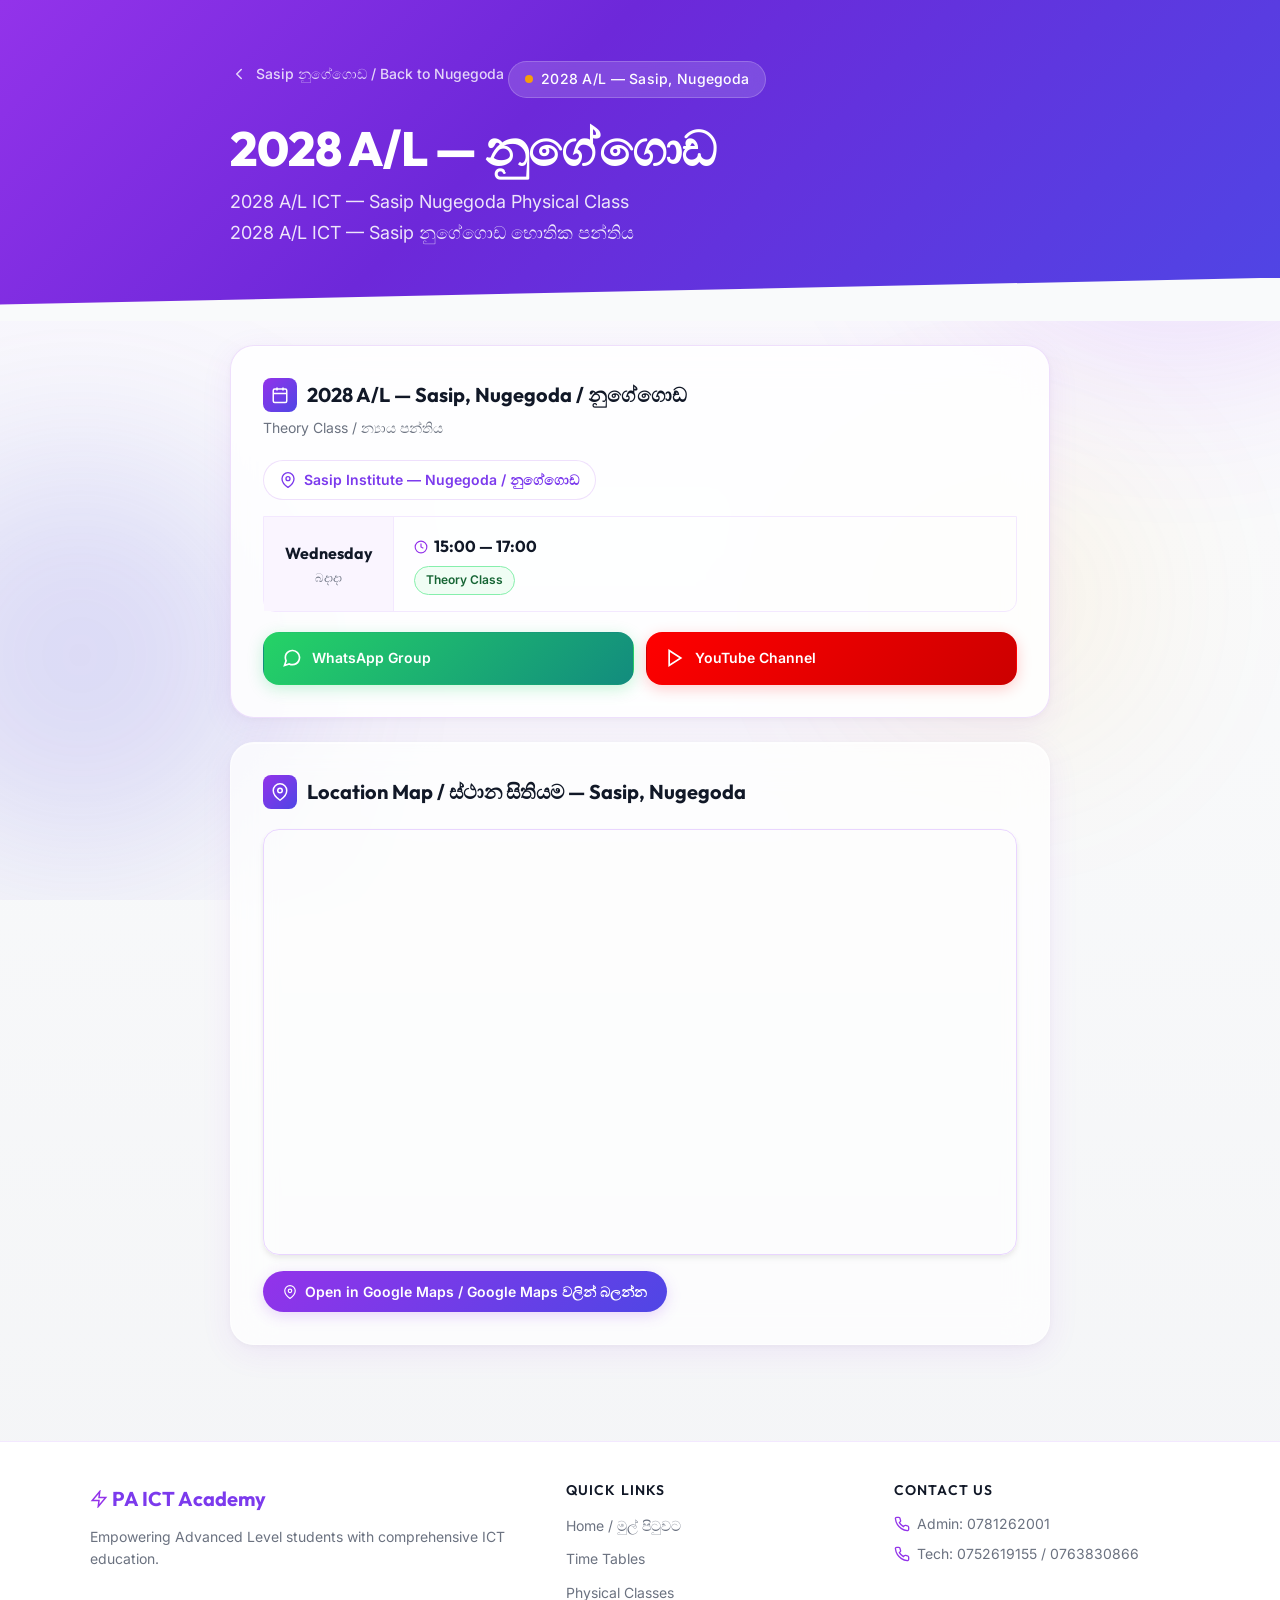
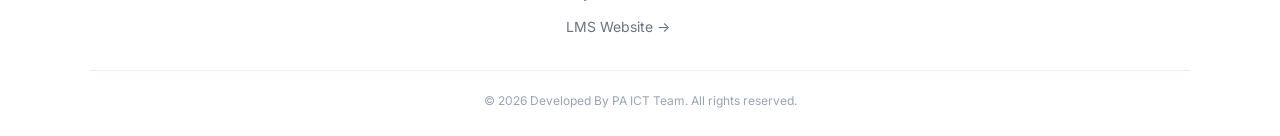
<file: nugegoda-2028.html>
<!DOCTYPE html>
<html lang="si">
<head>
<meta charset="UTF-8">
<meta name="viewport" content="width=device-width, initial-scale=1.0">
<meta name="description" content="PA ICT Academy — 2028 A/L Sasip Nugegoda Class Schedule.">
<title>2028 A/L — Sasip Nugegoda — PA ICT Academy</title>
<link rel="stylesheet" href="css/styles.css">
<link rel="icon" href="data:image/svg+xml,<svg xmlns='http://www.w3.org/2000/svg' viewBox='0 0 100 100'><text y='.9em' font-size='90'>⚡</text></svg>">
</head>
<body>
<div class="bg-shapes"><div class="shape shape-1"></div><div class="shape shape-2"></div><div class="shape shape-3"></div></div>

<section class="hero hero-clip">
<div class="container hero__content">
<a href="nugegoda.html" class="nav-back"><svg viewBox="0 0 24 24" fill="none" stroke="currentColor" stroke-width="2" stroke-linecap="round" stroke-linejoin="round"><polyline points="15 18 9 12 15 6"/></svg>Sasip නුගේගොඩ / Back to Nugegoda</a>
<div class="hero__badge"><span class="dot"></span>2028 A/L — Sasip, Nugegoda</div>
<h1 class="hero__title">2028 A/L — නුගේගොඩ</h1>
<p class="hero__subtitle">2028 A/L ICT — Sasip Nugegoda Physical Class<br>2028 A/L ICT — Sasip නුගේගොඩ භොතික පන්තිය</p>
</div>
</section>

<section class="content-section">
<div class="container">

<div class="glass-card glass-card--highlight reveal glow-border">
<div class="card__header"><h2 class="card__title"><span class="card__title-icon"><svg width="18" height="18" viewBox="0 0 24 24" fill="none" stroke="#fff" stroke-width="2"><rect x="3" y="4" width="18" height="18" rx="2"/><line x1="16" y1="2" x2="16" y2="6"/><line x1="8" y1="2" x2="8" y2="6"/><line x1="3" y1="10" x2="21" y2="10"/></svg></span>2028 A/L — Sasip, Nugegoda / නුගේගොඩ</h2><p class="card__subtitle">Theory Class / න්‍යාය පන්තිය</p></div>
<div class="glass-badge"><svg width="16" height="16" viewBox="0 0 24 24" fill="none" stroke="currentColor" stroke-width="2"><path d="M21 10c0 7-9 13-9 13s-9-6-9-13a9 9 0 0118 0z"/><circle cx="12" cy="10" r="3"/></svg>Sasip Institute — Nugegoda / නුගේගොඩ</div>
<div class="timetable"><div class="timetable__row"><div class="timetable__day"><span class="timetable__day-name">Wednesday</span><span class="timetable__day-si">බදාදා</span></div><div class="timetable__info"><div class="timetable__time"><svg width="14" height="14" viewBox="0 0 24 24" fill="none" stroke="#9333ea" stroke-width="2" style="vertical-align:-2px;"><circle cx="12" cy="12" r="10"/><polyline points="12 6 12 12 16 14"/></svg> 15:00 — 17:00</div><div class="timetable__type timetable__type--live">Theory Class</div></div></div></div>

<div class="social-links"><a href="https://chat.whatsapp.com/FZSPQCFuCxG0KZGKTdbYI5?mode=gi_t" class="social-link social-link--whatsapp" target="_blank"><svg width="20" height="20" viewBox="0 0 24 24" fill="none" stroke="#fff" stroke-width="2"><path d="M21 11.5a8.38 8.38 0 01-.9 3.8 8.5 8.5 0 01-7.6 4.7 8.38 8.38 0 01-3.8-.9L3 21l1.9-5.7a8.38 8.38 0 01-.9-3.8 8.5 8.5 0 014.7-7.6 8.38 8.38 0 013.8-.9h.5a8.48 8.48 0 018 8v.5z"/></svg>WhatsApp Group</a><a href="https://www.youtube.com/@pasinduprageeshaathukorala" class="social-link social-link--youtube" target="_blank"><svg width="20" height="20" viewBox="0 0 24 24" fill="none" stroke="#fff" stroke-width="2"><polygon points="5 3 19 12 5 21 5 3"/></svg>YouTube Channel</a></div>
</div>

<div class="glass-card reveal">
<div class="card__header"><h2 class="card__title"><span class="card__title-icon"><svg width="18" height="18" viewBox="0 0 24 24" fill="none" stroke="#fff" stroke-width="2"><path d="M21 10c0 7-9 13-9 13s-9-6-9-13a9 9 0 0118 0z"/><circle cx="12" cy="10" r="3"/></svg></span>Location Map / ස්ථාන සිතියම — Sasip, Nugegoda</h2></div>
<div class="map-embed"><iframe src="https://www.google.com/maps?q=Sasip+Nugegoda&output=embed" allowfullscreen="" loading="lazy"></iframe></div>
<a href="https://maps.app.goo.gl/6g9ZP1rgB8zKzHDPA" class="btn btn--primary btn--sm" target="_blank" rel="noopener" style="margin-top:1rem;"><svg width="14" height="14" viewBox="0 0 24 24" fill="none" stroke="#fff" stroke-width="2"><path d="M21 10c0 7-9 13-9 13s-9-6-9-13a9 9 0 0118 0z"/><circle cx="12" cy="10" r="3"/></svg> Open in Google Maps / Google Maps වලින් බලන්න</a>
</div>

</div>
</section>

<footer class="footer"><div class="container container--wide"><div class="footer__grid"><div><div class="footer__brand-name"><svg width="18" height="18" viewBox="0 0 24 24" fill="none" stroke="#9333ea" stroke-width="2" style="vertical-align:-2px;"><polygon points="13 2 3 14 12 14 11 22 21 10 12 10 13 2"/></svg> PA ICT Academy</div><p class="footer__brand-desc">Empowering Advanced Level students with comprehensive ICT education.</p></div><div><h4 class="footer__heading">Quick Links</h4><ul class="footer__links"><li><a href="index.html">Home / මුල් පිටුවට</a></li><li><a href="times.html">Time Tables</a></li><li><a href="ttphysical.html">Physical Classes</a></li><li><a href="https://pasinduathukorala.lk" target="_blank">LMS Website →</a></li></ul></div><div><h4 class="footer__heading">Contact Us</h4><div class="footer__contact-item"><svg viewBox="0 0 24 24" fill="none" stroke="currentColor" stroke-width="2"><path d="M22 16.92v3a2 2 0 01-2.18 2 19.79 19.79 0 01-8.63-3.07 19.5 19.5 0 01-6-6 19.79 19.79 0 01-3.07-8.67A2 2 0 014.11 2h3a2 2 0 012 1.72c.127.96.361 1.903.7 2.81a2 2 0 01-.45 2.11L8.09 9.91a16 16 0 006 6l1.27-1.27a2 2 0 012.11-.45c.907.339 1.85.573 2.81.7A2 2 0 0122 16.92z"/></svg><span>Admin: 0781262001</span></div><div class="footer__contact-item"><svg viewBox="0 0 24 24" fill="none" stroke="currentColor" stroke-width="2"><path d="M22 16.92v3a2 2 0 01-2.18 2 19.79 19.79 0 01-8.63-3.07 19.5 19.5 0 01-6-6 19.79 19.79 0 01-3.07-8.67A2 2 0 014.11 2h3a2 2 0 012 1.72c.127.96.361 1.903.7 2.81a2 2 0 01-.45 2.11L8.09 9.91a16 16 0 006 6l1.27-1.27a2 2 0 012.11-.45c.907.339 1.85.573 2.81.7A2 2 0 0122 16.92z"/></svg><span>Tech: 0752619155 / 0763830866</span></div></div></div><div class="footer__bottom">&copy; 2026 Developed By PA ICT Team. All rights reserved.</div></div></footer>
<script src="js/app.js"></script>
</body>
</html>
</file>
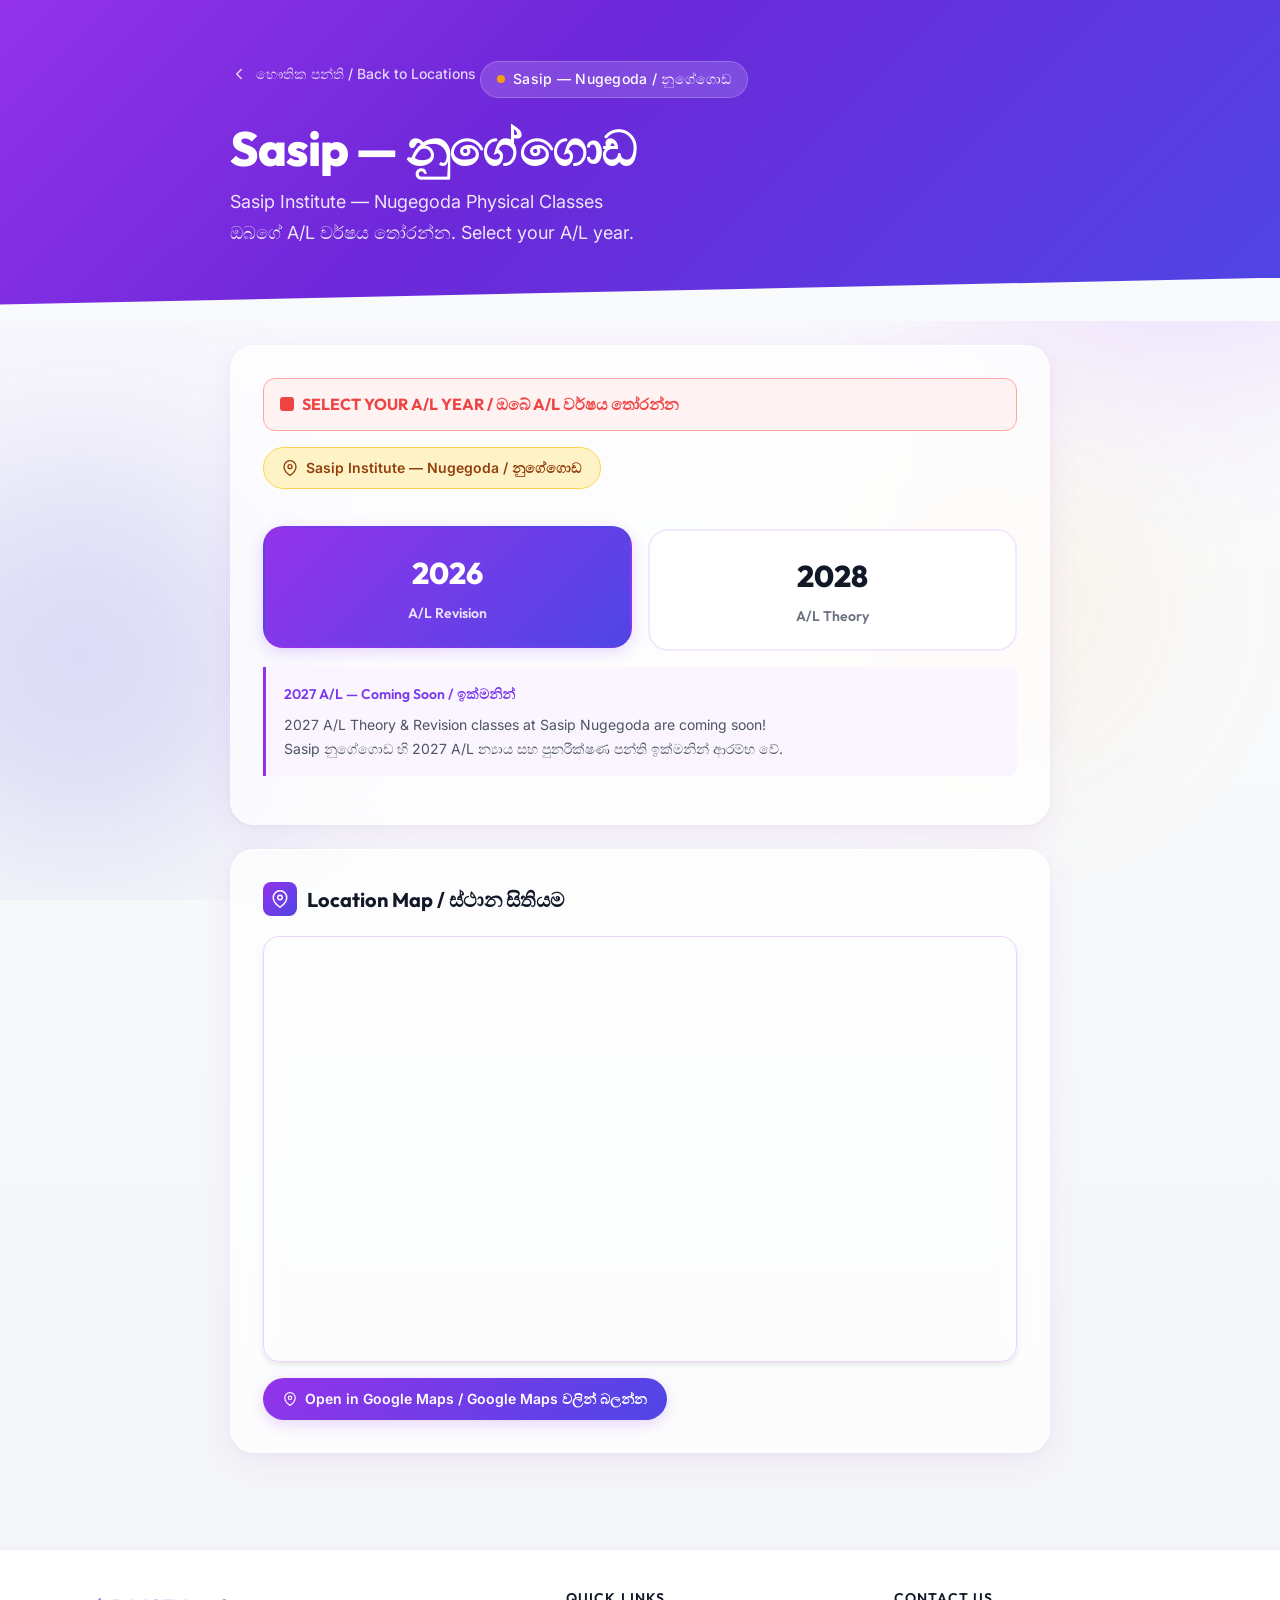
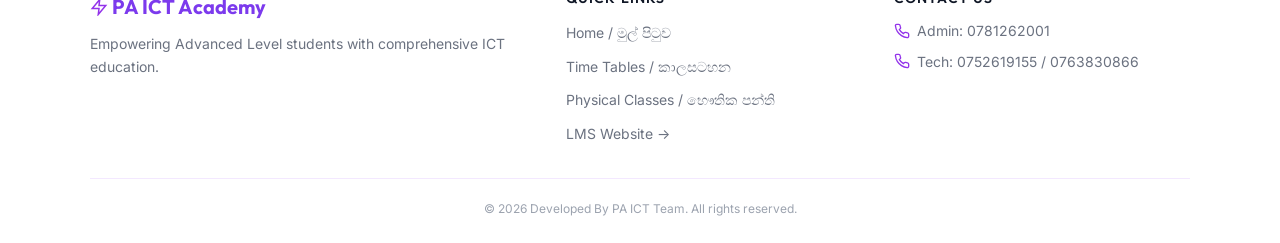
<file: nugegoda.html>
<!DOCTYPE html>
<html lang="si">

<head>
    <meta charset="UTF-8">
    <meta name="viewport" content="width=device-width, initial-scale=1.0">
    <meta name="description" content="PA ICT Academy — Sasip Nugegoda Physical Classes / නුගේගොඩ භෞතික පන්ති.">
    <title>Sasip — Nugegoda / නුගේගොඩ — PA ICT Academy</title>
    <link rel="stylesheet" href="css/styles.css">
    <link rel="icon"
        href="data:image/svg+xml,<svg xmlns='http://www.w3.org/2000/svg' viewBox='0 0 100 100'><text y='.9em' font-size='90'>⚡</text></svg>">
</head>

<body>
    <div class="bg-shapes">
        <div class="shape shape-1"></div>
        <div class="shape shape-2"></div>
        <div class="shape shape-3"></div>
    </div>

    <section class="hero hero-clip">
        <div class="container hero__content">
            <a href="ttphysical.html" class="nav-back"><svg viewBox="0 0 24 24" fill="none" stroke="currentColor"
                    stroke-width="2" stroke-linecap="round" stroke-linejoin="round">
                    <polyline points="15 18 9 12 15 6" />
                </svg>භෞතික පන්ති / Back to Locations</a>
            <div class="hero__badge"><span class="dot"></span>Sasip — Nugegoda / නුගේගොඩ</div>
            <h1 class="hero__title">Sasip — නුගේගොඩ</h1>
            <p class="hero__subtitle">Sasip Institute — Nugegoda Physical Classes<br>ඔබගේ A/L වර්ෂය තෝරන්න. Select your
                A/L year.</p>
        </div>
    </section>

    <section class="content-section">
        <div class="container">
            <div class="glass-card reveal">
                <div class="section-header"><span class="section-header__dot"></span>SELECT YOUR A/L YEAR / ඔබේ A/L
                    වර්ෂය තෝරන්න</div>
                <div class="physical-badge"><svg width="16" height="16" viewBox="0 0 24 24" fill="none"
                        stroke="currentColor" stroke-width="2">
                        <path d="M21 10c0 7-9 13-9 13s-9-6-9-13a9 9 0 0118 0z" />
                        <circle cx="12" cy="10" r="3" />
                    </svg>Sasip Institute — Nugegoda / නුගේගොඩ</div>
                <div class="year-tabs" style="grid-template-columns: repeat(2, 1fr);">
                    <a href="nugegoda-2026.html" class="year-tab active"><span class="year-tab__year">2026</span><span
                            class="year-tab__label">A/L Revision</span></a>
                    <a href="nugegoda-2028.html" class="year-tab"><span class="year-tab__year">2028</span><span
                            class="year-tab__label">A/L Theory</span></a>
                </div>
                <div class="info-block" style="margin-top:1rem;">
                    <div class="info-block__title">2027 A/L — Coming Soon / ඉක්මනින්</div>
                    <p style="font-size:var(--fs-sm);color:var(--clr-text-600);margin:0;">2027 A/L Theory & Revision
                        classes at Sasip Nugegoda are coming soon!<br>Sasip නුගේගොඩ හි 2027 A/L න්‍යාය සහ පුනරීක්ෂණ
                        පන්ති ඉක්මනින් ආරම්භ වේ.</p>
                </div>
            </div>

            <div class="glass-card reveal">
                <div class="card__header">
                    <h2 class="card__title"><span class="card__title-icon"><svg width="18" height="18"
                                viewBox="0 0 24 24" fill="none" stroke="#fff" stroke-width="2">
                                <path d="M21 10c0 7-9 13-9 13s-9-6-9-13a9 9 0 0118 0z" />
                                <circle cx="12" cy="10" r="3" />
                            </svg></span>Location Map / ස්ථාන සිතියම</h2>
                </div>
                <div class="map-embed"><iframe src="https://www.google.com/maps?q=Sasip+Nugegoda&output=embed"
                        allowfullscreen="" loading="lazy"></iframe></div>
                <a href="https://maps.app.goo.gl/6g9ZP1rgB8zKzHDPA" class="btn btn--primary btn--sm" target="_blank"
                    rel="noopener" style="margin-top:1rem;"><svg width="14" height="14" viewBox="0 0 24 24" fill="none"
                        stroke="#fff" stroke-width="2">
                        <path d="M21 10c0 7-9 13-9 13s-9-6-9-13a9 9 0 0118 0z" />
                        <circle cx="12" cy="10" r="3" />
                    </svg>Open in Google Maps / Google Maps වලින් බලන්න</a>
            </div>
        </div>
    </section>

    <footer class="footer">
        <div class="container container--wide">
            <div class="footer__grid">
                <div>
                    <div class="footer__brand-name"><svg width="18" height="18" viewBox="0 0 24 24" fill="none"
                            stroke="#9333ea" stroke-width="2" style="vertical-align:-2px;">
                            <polygon points="13 2 3 14 12 14 11 22 21 10 12 10 13 2" />
                        </svg> PA ICT Academy</div>
                    <p class="footer__brand-desc">Empowering Advanced Level students with comprehensive ICT education.
                    </p>
                </div>
                <div>
                    <h4 class="footer__heading">Quick Links</h4>
                    <ul class="footer__links">
                        <li><a href="index.html">Home / මුල් පිටුව</a></li>
                        <li><a href="times.html">Time Tables / කාලසටහන</a></li>
                        <li><a href="ttphysical.html">Physical Classes / භෞතික පන්ති</a></li>
                        <li><a href="https://pasinduathukorala.lk" target="_blank">LMS Website →</a></li>
                    </ul>
                </div>
                <div>
                    <h4 class="footer__heading">Contact Us</h4>
                    <div class="footer__contact-item"><svg viewBox="0 0 24 24" fill="none" stroke="currentColor"
                            stroke-width="2">
                            <path
                                d="M22 16.92v3a2 2 0 01-2.18 2 19.79 19.79 0 01-8.63-3.07 19.5 19.5 0 01-6-6 19.79 19.79 0 01-3.07-8.67A2 2 0 014.11 2h3a2 2 0 012 1.72c.127.96.361 1.903.7 2.81a2 2 0 01-.45 2.11L8.09 9.91a16 16 0 006 6l1.27-1.27a2 2 0 012.11-.45c.907.339 1.85.573 2.81.7A2 2 0 0122 16.92z" />
                        </svg><span>Admin: 0781262001</span></div>
                    <div class="footer__contact-item"><svg viewBox="0 0 24 24" fill="none" stroke="currentColor"
                            stroke-width="2">
                            <path
                                d="M22 16.92v3a2 2 0 01-2.18 2 19.79 19.79 0 01-8.63-3.07 19.5 19.5 0 01-6-6 19.79 19.79 0 01-3.07-8.67A2 2 0 014.11 2h3a2 2 0 012 1.72c.127.96.361 1.903.7 2.81a2 2 0 01-.45 2.11L8.09 9.91a16 16 0 006 6l1.27-1.27a2 2 0 012.11-.45c.907.339 1.85.573 2.81.7A2 2 0 0122 16.92z" />
                        </svg><span>Tech: 0752619155 / 0763830866</span></div>
                </div>
            </div>
            <div class="footer__bottom">&copy; 2026 Developed By PA ICT Team. All rights reserved.</div>
        </div>
    </footer>
    <script src="js/app.js"></script>
</body>

</html>
</file>
<file: css/styles.css>
/* ===================================================
   PA ICT Academy — LMS Payment Info Design System
   Matches pasinduathukorala.lk color scheme
   =================================================== */

@import url('https://fonts.googleapis.com/css2?family=Inter:wght@300;400;500;600;700;800&family=Outfit:wght@400;500;600;700;800&display=swap');

/* --- Design Tokens --- */
:root {
  /* Primary — Purple to Indigo (matches LMS) */
  --clr-primary-400: #a855f7;
  --clr-primary-500: #9333ea;
  --clr-primary-600: #7c3aed;
  --clr-primary-700: #6d28d9;
  --clr-indigo-500: #4f46e5;
  --clr-indigo-600: #4338ca;

  /* Accent */
  --clr-accent-400: #f59e0b;
  --clr-accent-500: #d97706;

  /* Backgrounds — Light Theme */
  --clr-bg-50: #faf5ff;
  --clr-bg-100: #f3e8ff;
  --clr-bg-page: #f9fafb;
  --clr-bg-white: #ffffff;

  /* Surfaces */
  --clr-surface: #ffffff;
  --clr-surface-hover: #faf5ff;
  --clr-surface-border: #e9d5ff;
  --clr-surface-border-light: #f3e8ff;

  /* Text */
  --clr-text-900: #111827;
  --clr-text-700: #374151;
  --clr-text-600: #4b5563;
  --clr-text-500: #6b7280;
  --clr-text-400: #9ca3af;
  --clr-text-300: #d1d5db;
  --clr-text-white: #ffffff;

  /* Status */
  --clr-red-500: #ef4444;
  --clr-red-50: #fef2f2;
  --clr-red-100: #fee2e2;
  --clr-red-border: #fca5a5;
  --clr-green-500: #22c55e;
  --clr-green-50: #f0fdf4;
  --clr-blue-500: #3b82f6;
  --clr-blue-50: #eff6ff;

  /* Gradients */
  --grad-hero: linear-gradient(135deg, #9333ea 0%, #6d28d9 40%, #4f46e5 100%);
  --grad-btn: linear-gradient(135deg, #9333ea, #4f46e5);
  --grad-card-glow: linear-gradient(135deg, rgba(147, 51, 234, 0.06), rgba(79, 70, 229, 0.03));
  --grad-page: linear-gradient(180deg, #faf5ff 0%, #f9fafb 30%, #f3f4f6 100%);

  /* Typography */
  --ff-heading: 'Outfit', sans-serif;
  --ff-body: 'Inter', sans-serif;

  --fs-xs: 0.75rem;
  --fs-sm: 0.875rem;
  --fs-base: 1rem;
  --fs-lg: 1.125rem;
  --fs-xl: 1.25rem;
  --fs-2xl: 1.5rem;
  --fs-3xl: 1.875rem;
  --fs-4xl: 2.25rem;
  --fs-5xl: 3rem;

  /* Shape */
  --radius-sm: 8px;
  --radius-md: 12px;
  --radius-lg: 16px;
  --radius-xl: 20px;
  --radius-2xl: 24px;
  --radius-full: 9999px;

  /* Shadows */
  --shadow-sm: 0 1px 3px rgba(0, 0, 0, 0.06), 0 1px 2px rgba(0, 0, 0, 0.04);
  --shadow-md: 0 4px 6px rgba(0, 0, 0, 0.05), 0 2px 4px rgba(0, 0, 0, 0.04);
  --shadow-lg: 0 10px 25px rgba(147, 51, 234, 0.08), 0 4px 10px rgba(0, 0, 0, 0.04);
  --shadow-xl: 0 20px 40px rgba(147, 51, 234, 0.12), 0 8px 16px rgba(0, 0, 0, 0.06);
  --shadow-purple: 0 4px 15px rgba(147, 51, 234, 0.2);

  /* Transitions */
  --ease-out: cubic-bezier(0.22, 1, 0.36, 1);
  --transition-fast: 200ms var(--ease-out);
  --transition-base: 350ms var(--ease-out);
  --transition-slow: 500ms var(--ease-out);

  /* Spacing */
  --space-section: 3rem;
  --container-max: 820px;
  --container-wide: 1100px;
}

/* --- Reset & Base --- */
*,
*::before,
*::after {
  margin: 0;
  padding: 0;
  box-sizing: border-box;
}

html {
  scroll-behavior: smooth;
  -webkit-font-smoothing: antialiased;
}

body {
  font-family: var(--ff-body);
  font-size: var(--fs-base);
  line-height: 1.7;
  color: var(--clr-text-700);
  background: var(--grad-page);
  min-height: 100vh;
  overflow-x: hidden;
}

a {
  color: var(--clr-primary-500);
  text-decoration: none;
  transition: color var(--transition-fast);
}

a:hover {
  color: var(--clr-primary-700);
}

img {
  max-width: 100%;
  display: block;
  border-radius: var(--radius-md);
}

h1,
h2,
h3,
h4,
h5,
h6 {
  font-family: var(--ff-heading);
  color: var(--clr-text-900);
  line-height: 1.25;
}

/* ===================================================
   Layout
   =================================================== */
.container {
  width: 90%;
  max-width: var(--container-max);
  margin-inline: auto;
}

.container--wide {
  max-width: var(--container-wide);
}

/* ===================================================
   Decorative Background Shapes
   =================================================== */
.bg-shapes {
  position: fixed;
  inset: 0;
  z-index: 0;
  pointer-events: none;
  overflow: hidden;
}

.bg-shapes .shape {
  position: absolute;
  border-radius: 50%;
  filter: blur(100px);
  opacity: 0.18;
}

.bg-shapes .shape-1 {
  width: 500px;
  height: 500px;
  background: var(--clr-primary-400);
  top: -150px;
  right: -150px;
  animation: floatShape 25s ease-in-out infinite alternate;
}

.bg-shapes .shape-2 {
  width: 400px;
  height: 400px;
  background: var(--clr-indigo-500);
  bottom: 5%;
  left: -120px;
  animation: floatShape 20s ease-in-out infinite alternate-reverse;
}

.bg-shapes .shape-3 {
  width: 300px;
  height: 300px;
  background: var(--clr-accent-400);
  top: 50%;
  right: 10%;
  opacity: 0.08;
  animation: floatShape 30s ease-in-out infinite alternate;
}

@keyframes floatShape {
  0% {
    transform: translate(0, 0) scale(1);
  }

  50% {
    transform: translate(30px, -40px) scale(1.06);
  }

  100% {
    transform: translate(-15px, 15px) scale(0.97);
  }
}

/* ===================================================
   Hero Section
   =================================================== */
.hero {
  position: relative;
  background: var(--grad-hero);
  padding: 3.5rem 0 4.5rem;
  overflow: hidden;
  z-index: 1;
}

/* Icon utility for replacing emojis */
.icon-inline {
  display: inline-flex;
  align-items: center;
  justify-content: center;
  width: 1em;
  height: 1em;
  vertical-align: -0.125em;
  flex-shrink: 0;
}

.icon-inline svg {
  width: 100%;
  height: 100%;
}

.icon-inline--lg {
  width: 1.25em;
  height: 1.25em;
}

.hero__content {
  position: relative;
  z-index: 2;
}

.hero__badge {
  display: inline-flex;
  align-items: center;
  gap: 0.5rem;
  background: rgba(255, 255, 255, 0.15);
  backdrop-filter: blur(10px);
  border: 1px solid rgba(255, 255, 255, 0.2);
  padding: 0.35rem 1rem;
  border-radius: var(--radius-full);
  font-size: var(--fs-sm);
  font-weight: 500;
  color: #fff;
  margin-bottom: 1.25rem;
  letter-spacing: 0.02em;
}

.hero__badge .dot {
  width: 8px;
  height: 8px;
  background: var(--clr-accent-400);
  border-radius: 50%;
  animation: pulse 2s ease-in-out infinite;
}

@keyframes pulse {

  0%,
  100% {
    opacity: 1;
    transform: scale(1);
  }

  50% {
    opacity: 0.5;
    transform: scale(1.5);
  }
}

.hero__title {
  font-size: var(--fs-5xl);
  font-weight: 800;
  color: #fff;
  margin-bottom: 0.6rem;
  letter-spacing: -0.02em;
}

.hero__subtitle {
  font-size: var(--fs-lg);
  color: rgba(255, 255, 255, 0.88);
  max-width: 550px;
  font-weight: 400;
}

/* Diagonal clip */
.hero-clip {
  position: relative;
}

.hero-clip::after {
  content: '';
  position: absolute;
  bottom: -2px;
  left: 0;
  right: 0;
  height: 45px;
  background: var(--clr-bg-page);
  clip-path: polygon(0 60%, 100% 0, 100% 100%, 0 100%);
}

/* ===================================================
   Nav / Back Link
   =================================================== */
.nav-back {
  display: inline-flex;
  align-items: center;
  gap: 0.5rem;
  color: rgba(255, 255, 255, 0.8);
  font-size: var(--fs-sm);
  font-weight: 500;
  padding: 0.4rem 0;
  margin-bottom: 0.75rem;
  transition: all var(--transition-fast);
}

.nav-back:hover {
  color: #fff;
  gap: 0.65rem;
}

.nav-back svg {
  width: 18px;
  height: 18px;
  transition: transform var(--transition-fast);
}

.nav-back:hover svg {
  transform: translateX(-3px);
}

/* ===================================================
   Language Cards (Landing Page)
   =================================================== */
.lang-section {
  padding: var(--space-section) 0 4rem;
  position: relative;
  z-index: 1;
}

.lang-section__heading {
  text-align: center;
  margin-bottom: 2.5rem;
}

.lang-section__heading h2 {
  font-size: var(--fs-3xl);
  font-weight: 700;
  margin-bottom: 0.4rem;
}

.lang-section__heading p {
  color: var(--clr-text-500);
  font-size: var(--fs-lg);
}

.lang-grid {
  display: grid;
  grid-template-columns: repeat(auto-fit, minmax(280px, 1fr));
  gap: 1.5rem;
}

.lang-card {
  position: relative;
  background: var(--clr-surface);
  border: 1px solid var(--clr-surface-border);
  border-radius: var(--radius-2xl);
  padding: 2.5rem 2rem;
  text-align: center;
  transition: all var(--transition-base);
  box-shadow: var(--shadow-sm);
  overflow: hidden;
}

.lang-card::before {
  content: '';
  position: absolute;
  inset: 0;
  background: var(--grad-card-glow);
  opacity: 0;
  transition: opacity var(--transition-base);
}

.lang-card:hover {
  transform: translateY(-4px);
  border-color: var(--clr-primary-400);
  box-shadow: var(--shadow-xl);
}

.lang-card:hover::before {
  opacity: 1;
}

.lang-card__icon {
  position: relative;
  z-index: 1;
  width: 68px;
  height: 68px;
  border-radius: var(--radius-lg);
  display: flex;
  align-items: center;
  justify-content: center;
  margin: 0 auto 1.25rem;
  font-size: var(--fs-xl);
  font-weight: 700;
  color: #fff;
  background: var(--grad-btn);
  box-shadow: var(--shadow-purple);
}

.lang-card__title {
  position: relative;
  z-index: 1;
  font-size: var(--fs-2xl);
  font-weight: 700;
  margin-bottom: 0.6rem;
}

.lang-card__desc {
  position: relative;
  z-index: 1;
  color: var(--clr-text-500);
  font-size: var(--fs-sm);
  margin-bottom: 1.75rem;
  line-height: 1.6;
}

/* ===================================================
   Buttons
   =================================================== */
.btn {
  position: relative;
  z-index: 1;
  display: inline-flex;
  align-items: center;
  gap: 0.5rem;
  padding: 0.8rem 1.75rem;
  border-radius: var(--radius-full);
  font-family: var(--ff-body);
  font-size: var(--fs-base);
  font-weight: 600;
  border: none;
  cursor: pointer;
  transition: all var(--transition-base);
  text-decoration: none;
}

.btn--primary {
  background: var(--grad-btn);
  color: #fff;
  box-shadow: var(--shadow-purple);
}

.btn--primary:hover {
  transform: translateY(-2px);
  box-shadow: 0 8px 25px rgba(147, 51, 234, 0.35);
  color: #fff;
}

.btn--outline {
  background: transparent;
  color: var(--clr-primary-600);
  border: 2px solid var(--clr-primary-500);
}

.btn--outline:hover {
  background: var(--clr-primary-500);
  color: #fff;
}

.btn--whatsapp {
  background: #25d366;
  color: #fff;
  box-shadow: 0 4px 15px rgba(37, 211, 102, 0.25);
}

.btn--whatsapp:hover {
  background: #1fba59;
  transform: translateY(-2px);
  box-shadow: 0 8px 25px rgba(37, 211, 102, 0.35);
  color: #fff;
}

.btn--danger {
  background: var(--clr-red-500);
  color: #fff;
  box-shadow: 0 4px 15px rgba(239, 68, 68, 0.2);
}

.btn--danger:hover {
  transform: translateY(-2px);
  color: #fff;
}

.btn__arrow {
  transition: transform var(--transition-fast);
}

.btn:hover .btn__arrow {
  transform: translateX(4px);
}

.btn--sm {
  padding: 0.55rem 1.25rem;
  font-size: var(--fs-sm);
}

/* ===================================================
   Content Cards
   =================================================== */
.content-section {
  position: relative;
  z-index: 1;
  padding: 1.5rem 0;
}

.card {
  background: var(--clr-surface);
  border: 1px solid var(--clr-surface-border-light);
  border-radius: var(--radius-2xl);
  padding: 2rem;
  margin-bottom: 1.5rem;
  box-shadow: var(--shadow-sm);
  transition: border-color var(--transition-base), box-shadow var(--transition-base);
}

.card:hover {
  border-color: var(--clr-surface-border);
  box-shadow: var(--shadow-md);
}

.card__header {
  margin-bottom: 1.25rem;
}

.card__title {
  font-size: var(--fs-xl);
  font-weight: 700;
  display: flex;
  align-items: center;
  gap: 0.6rem;
}

.card__title-icon {
  width: 34px;
  height: 34px;
  background: var(--grad-btn);
  border-radius: var(--radius-sm);
  display: flex;
  align-items: center;
  justify-content: center;
  font-size: var(--fs-base);
  flex-shrink: 0;
}

.card__subtitle {
  color: var(--clr-text-500);
  font-size: var(--fs-sm);
  margin-top: 0.3rem;
}

/* ===================================================
   Red Header Sections (🟥 style)
   =================================================== */
.section-header {
  display: flex;
  align-items: center;
  gap: 0.5rem;
  padding: 0.75rem 1rem;
  background: var(--clr-red-50);
  border: 1px solid var(--clr-red-border);
  border-radius: var(--radius-md);
  margin-bottom: 1rem;
  font-family: var(--ff-heading);
  font-weight: 700;
  font-size: var(--fs-base);
  color: var(--clr-red-500);
}

.section-header .section-header__dot {
  width: 14px;
  height: 14px;
  background: var(--clr-red-500);
  border-radius: 3px;
  flex-shrink: 0;
}

/* ===================================================
   Accordion
   =================================================== */
.accordion {
  border: 1px solid var(--clr-surface-border-light);
  border-radius: var(--radius-lg);
  overflow: hidden;
  margin-bottom: 0.75rem;
  background: var(--clr-surface);
  transition: border-color var(--transition-base), box-shadow var(--transition-base);
}

.accordion.active {
  border-color: var(--clr-primary-400);
  box-shadow: 0 0 0 3px rgba(147, 51, 234, 0.08);
}

.accordion__trigger {
  width: 100%;
  display: flex;
  align-items: center;
  justify-content: space-between;
  padding: 1rem 1.25rem;
  background: transparent;
  border: none;
  cursor: pointer;
  font-family: var(--ff-heading);
  font-size: var(--fs-base);
  font-weight: 600;
  color: var(--clr-text-900);
  transition: all var(--transition-fast);
  text-align: left;
  gap: 1rem;
}

.accordion__trigger:hover {
  background: var(--clr-bg-50);
}

.accordion__trigger-left {
  display: flex;
  align-items: center;
  gap: 0.65rem;
}

.accordion__trigger-icon {
  font-size: var(--fs-lg);
}

.accordion__chevron {
  width: 20px;
  height: 20px;
  color: var(--clr-text-400);
  transition: transform var(--transition-base);
  flex-shrink: 0;
}

.accordion.active .accordion__chevron {
  transform: rotate(180deg);
  color: var(--clr-primary-500);
}

.accordion__panel {
  max-height: 0;
  overflow: hidden;
  transition: max-height var(--transition-slow);
}

.accordion__content {
  padding: 0 1.25rem 1.5rem;
  color: var(--clr-text-600);
  font-size: var(--fs-sm);
  line-height: 1.8;
}

.accordion__content p {
  margin-bottom: 1rem;
}

/* ===================================================
   Info Block (purple left border)
   =================================================== */
.info-block {
  background: var(--clr-bg-50);
  border-left: 3px solid var(--clr-primary-500);
  border-radius: 0 var(--radius-sm) var(--radius-sm) 0;
  padding: 1rem 1.15rem;
  margin: 1rem 0;
}

.info-block__title {
  font-family: var(--ff-heading);
  font-weight: 600;
  color: var(--clr-primary-600);
  font-size: var(--fs-sm);
  margin-bottom: 0.4rem;
}

.info-block__list {
  list-style: none;
  padding: 0;
}

.info-block__list li {
  position: relative;
  padding-left: 1.15rem;
  margin-bottom: 0.3rem;
  color: var(--clr-text-600);
}

.info-block__list li::before {
  content: '';
  position: absolute;
  left: 0;
  top: 0.55em;
  width: 6px;
  height: 6px;
  background: var(--clr-primary-500);
  border-radius: 50%;
}

/* Warning / Red info block */
.info-block--warning {
  background: var(--clr-red-50);
  border-left-color: var(--clr-red-500);
}

.info-block--warning .info-block__title {
  color: var(--clr-red-500);
}

/* ===================================================
   Example / Highlight Box
   =================================================== */
.example-box {
  background: var(--clr-bg-100);
  border: 1px dashed var(--clr-surface-border);
  border-radius: var(--radius-md);
  padding: 0.85rem 1.15rem;
  margin: 0.75rem 0;
  font-family: 'Courier New', monospace;
  font-size: var(--fs-sm);
  color: var(--clr-primary-700);
  font-weight: 600;
}

.example-box span.label {
  font-family: var(--ff-body);
  color: var(--clr-text-500);
  font-weight: 500;
  font-size: var(--fs-xs);
  display: block;
  margin-bottom: 0.2rem;
}

/* ===================================================
   Image Gallery in Content
   =================================================== */
.img-grid {
  display: grid;
  grid-template-columns: repeat(auto-fit, minmax(250px, 1fr));
  gap: 1rem;
  margin: 1rem 0;
}

.img-grid img {
  border: 1px solid var(--clr-surface-border);
  border-radius: var(--radius-md);
  box-shadow: var(--shadow-sm);
  transition: transform var(--transition-base), box-shadow var(--transition-base);
  cursor: pointer;
}

.img-grid img:hover {
  transform: scale(1.02);
  box-shadow: var(--shadow-lg);
}

.img-single {
  margin: 1rem 0;
  max-width: 500px;
}

.img-single img {
  border: 1px solid var(--clr-surface-border);
  border-radius: var(--radius-md);
  box-shadow: var(--shadow-sm);
}

.img-caption {
  font-size: var(--fs-xs);
  color: var(--clr-text-400);
  text-align: center;
  margin-top: 0.4rem;
  font-style: italic;
}

/* ===================================================
   Steps List
   =================================================== */
.steps-list {
  list-style: none;
  padding: 0;
  counter-reset: step;
}

.steps-list li {
  position: relative;
  padding-left: 2.75rem;
  margin-bottom: 1.15rem;
  color: var(--clr-text-600);
  font-size: var(--fs-sm);
  counter-increment: step;
}

.steps-list li::before {
  content: counter(step);
  position: absolute;
  left: 0;
  top: 0;
  width: 26px;
  height: 26px;
  background: var(--grad-btn);
  border-radius: 50%;
  display: flex;
  align-items: center;
  justify-content: center;
  font-size: var(--fs-xs);
  font-weight: 700;
  color: #fff;
}

/* ===================================================
   Contact Chips
   =================================================== */
.contact-chips {
  display: flex;
  flex-wrap: wrap;
  gap: 0.75rem;
  margin: 1rem 0;
}

.contact-chip {
  display: inline-flex;
  align-items: center;
  gap: 0.4rem;
  background: var(--clr-bg-50);
  border: 1px solid var(--clr-surface-border);
  border-radius: var(--radius-full);
  padding: 0.5rem 1rem;
  font-size: var(--fs-sm);
  font-weight: 500;
  color: var(--clr-text-700);
}

.contact-chip svg {
  width: 16px;
  height: 16px;
  color: var(--clr-primary-500);
}

/* ===================================================
   Notes / Warning
   =================================================== */
.notes-list {
  list-style: none;
  padding: 0;
}

.notes-list li {
  position: relative;
  padding: 0.7rem 1rem 0.7rem 2.25rem;
  margin-bottom: 0.5rem;
  background: var(--clr-red-50);
  border-radius: var(--radius-sm);
  color: var(--clr-text-700);
  font-size: var(--fs-sm);
  border-left: 3px solid var(--clr-red-500);
}

.notes-list li::before {
  content: '⚠';
  position: absolute;
  left: 0.65rem;
  top: 0.7rem;
  font-size: var(--fs-sm);
}

/* ===================================================
   Video Link Card
   =================================================== */
.video-link {
  display: flex;
  align-items: center;
  gap: 0.75rem;
  padding: 0.85rem 1.15rem;
  background: var(--clr-red-50);
  border: 1px solid var(--clr-red-border);
  border-radius: var(--radius-md);
  margin: 0.75rem 0;
  transition: all var(--transition-fast);
  color: var(--clr-text-900);
  font-weight: 500;
  font-size: var(--fs-sm);
}

.video-link:hover {
  background: var(--clr-red-100);
  color: var(--clr-red-500);
  transform: translateY(-1px);
}

.video-link .play-icon {
  width: 36px;
  height: 36px;
  background: var(--clr-red-500);
  border-radius: 50%;
  display: flex;
  align-items: center;
  justify-content: center;
  flex-shrink: 0;
}

.video-link .play-icon svg {
  width: 16px;
  height: 16px;
  color: #fff;
  margin-left: 2px;
}

/* ===================================================
   CTA Buttons Section
   =================================================== */
.cta-section {
  display: flex;
  flex-direction: column;
  gap: 1rem;
  margin-top: 1.5rem;
}

.cta-box {
  padding: 1.25rem;
  border-radius: var(--radius-lg);
  text-align: center;
}

.cta-box--success {
  background: var(--clr-green-50);
  border: 1px solid #86efac;
}

.cta-box--danger {
  background: var(--clr-red-50);
  border: 1px solid var(--clr-red-border);
}

.cta-box p {
  font-size: var(--fs-sm);
  color: var(--clr-text-600);
  margin-bottom: 0.75rem;
}

/* ===================================================
   Footer
   =================================================== */
.footer {
  position: relative;
  z-index: 1;
  background: var(--clr-surface);
  border-top: 1px solid var(--clr-surface-border-light);
  padding: 2.5rem 0 1.5rem;
  margin-top: 3rem;
}

.footer__grid {
  display: grid;
  grid-template-columns: 1.5fr 1fr 1fr;
  gap: 2rem;
}

.footer__brand-name {
  font-family: var(--ff-heading);
  font-size: var(--fs-xl);
  font-weight: 700;
  color: var(--clr-primary-600);
  margin-bottom: 0.6rem;
}

.footer__brand-desc {
  color: var(--clr-text-500);
  font-size: var(--fs-sm);
  line-height: 1.6;
}

.footer__heading {
  font-family: var(--ff-heading);
  font-size: var(--fs-sm);
  font-weight: 600;
  color: var(--clr-text-900);
  text-transform: uppercase;
  letter-spacing: 0.08em;
  margin-bottom: 0.75rem;
}

.footer__links {
  list-style: none;
}

.footer__links li {
  margin-bottom: 0.4rem;
}

.footer__links a {
  color: var(--clr-text-500);
  font-size: var(--fs-sm);
  transition: all var(--transition-fast);
}

.footer__links a:hover {
  color: var(--clr-primary-500);
  padding-left: 4px;
}

.footer__contact-item {
  display: flex;
  align-items: center;
  gap: 0.45rem;
  color: var(--clr-text-500);
  font-size: var(--fs-sm);
  margin-bottom: 0.4rem;
}

.footer__contact-item svg {
  width: 16px;
  height: 16px;
  color: var(--clr-primary-500);
  flex-shrink: 0;
}

.footer__bottom {
  border-top: 1px solid var(--clr-surface-border-light);
  margin-top: 1.5rem;
  padding-top: 1.25rem;
  text-align: center;
  color: var(--clr-text-400);
  font-size: var(--fs-xs);
}

/* ===================================================
   Scroll Animations
   =================================================== */
.reveal {
  opacity: 0;
  transform: translateY(25px);
  transition: opacity 0.6s var(--ease-out), transform 0.6s var(--ease-out);
}

.reveal.visible {
  opacity: 1;
  transform: translateY(0);
}

.reveal-delay-1 {
  transition-delay: 0.1s;
}

.reveal-delay-2 {
  transition-delay: 0.2s;
}

/* ===================================================
   Copy Button
   =================================================== */
.copy-btn {
  display: inline-flex;
  align-items: center;
  gap: 0.3rem;
  background: var(--clr-bg-100);
  border: 1px solid var(--clr-surface-border);
  color: var(--clr-primary-600);
  padding: 0.2rem 0.55rem;
  border-radius: var(--radius-sm);
  font-size: var(--fs-xs);
  font-weight: 600;
  cursor: pointer;
  font-family: var(--ff-body);
  transition: all var(--transition-fast);
  margin-left: 0.4rem;
}

.copy-btn:hover {
  background: var(--clr-bg-50);
}

.copy-btn.copied {
  background: var(--clr-green-50);
  border-color: #86efac;
  color: var(--clr-green-500);
}

/* ===================================================
   Bank Detail Cards
   =================================================== */
.bank-detail-card {
  position: relative;
}

.bank-detail-card__icon {
  width: 56px;
  height: 56px;
  background: var(--grad-btn);
  border-radius: var(--radius-lg);
  display: flex;
  align-items: center;
  justify-content: center;
  margin-bottom: 1.5rem;
  box-shadow: var(--shadow-purple);
}

.bank-detail-card__logo {
  width: 100%;
  max-width: 100%;
  margin-bottom: 1.25rem;
  border-radius: 16px;
  overflow: hidden;
  border: 2px solid var(--clr-surface-border);
  box-shadow: var(--shadow-sm);
  flex-shrink: 0;
}

.bank-detail-card__logo img {
  width: 100%;
  height: auto;
  display: block;
  object-fit: contain;
  border-radius: 14px;
}

.bank-detail-row {
  display: flex;
  flex-direction: column;
  gap: 0.25rem;
  padding: 0.85rem 0;
  border-bottom: 1px solid var(--clr-surface-border-light);
}

.bank-detail-row:last-child {
  border-bottom: none;
}

.bank-detail-row__label {
  font-size: var(--fs-xs);
  font-weight: 600;
  color: var(--clr-text-500);
  text-transform: uppercase;
  letter-spacing: 0.05em;
  display: flex;
  align-items: center;
  gap: 0.4rem;
}

.bank-detail-row__value {
  font-size: var(--fs-lg);
  font-weight: 700;
  color: var(--clr-text-900);
  font-family: var(--ff-heading);
}

.bank-detail-row__value--account {
  display: flex;
  align-items: center;
  gap: 0.75rem;
  flex-wrap: wrap;
}

.account-number {
  font-family: 'Courier New', monospace;
  font-size: var(--fs-xl);
  letter-spacing: 0.1em;
  color: var(--clr-primary-700);
  background: var(--clr-bg-100);
  padding: 0.35rem 0.85rem;
  border-radius: var(--radius-sm);
  border: 1px dashed var(--clr-surface-border);
}

/* ===================================================
   Year Tabs (Timetable)
   =================================================== */
.year-tabs {
  display: grid;
  grid-template-columns: repeat(3, 1fr);
  gap: 1rem;
  margin-top: 1rem;
}

.year-tab {
  display: flex;
  flex-direction: column;
  align-items: center;
  gap: 0.2rem;
  padding: 1.25rem 1rem;
  background: var(--clr-surface);
  border: 2px solid var(--clr-surface-border-light);
  border-radius: var(--radius-xl);
  cursor: pointer;
  transition: all var(--transition-base);
  font-family: var(--ff-heading);
  text-decoration: none;
}

.year-tab:hover {
  border-color: var(--clr-primary-400);
  transform: translateY(-3px);
  box-shadow: var(--shadow-lg);
}

.year-tab.active {
  background: var(--grad-btn);
  border-color: transparent;
  box-shadow: var(--shadow-purple);
  transform: translateY(-3px);
}

.year-tab__year {
  font-size: var(--fs-3xl);
  font-weight: 800;
  color: var(--clr-text-900);
  transition: color var(--transition-fast);
}

.year-tab.active .year-tab__year {
  color: #fff;
}

.year-tab__label {
  font-size: var(--fs-sm);
  font-weight: 600;
  color: var(--clr-text-500);
  transition: color var(--transition-fast);
}

.year-tab.active .year-tab__label {
  color: rgba(255, 255, 255, 0.85);
}

/* ===================================================
   Timetable Panels
   =================================================== */
.timetable-panel {
  display: none;
}

.timetable-panel.active {
  display: block;
}

/* ===================================================
   Zoom Badge
   =================================================== */
.zoom-badge {
  display: inline-flex;
  align-items: center;
  gap: 0.5rem;
  background: var(--clr-blue-50);
  border: 1px solid #93c5fd;
  border-radius: var(--radius-full);
  padding: 0.5rem 1.15rem;
  font-size: var(--fs-sm);
  font-weight: 600;
  color: var(--clr-blue-500);
  margin-bottom: 1.5rem;
}

/* ===================================================
   Timetable Rows
   =================================================== */
.timetable {
  display: flex;
  flex-direction: column;
  gap: 0;
}

.timetable__row {
  display: flex;
  align-items: stretch;
  gap: 0;
  border: 1px solid var(--clr-surface-border-light);
  border-bottom: none;
  transition: all var(--transition-fast);
}

.timetable__row:first-child {
  border-radius: var(--radius-md) var(--radius-md) 0 0;
}

.timetable__row:last-child {
  border-bottom: 1px solid var(--clr-surface-border-light);
  border-radius: 0 0 var(--radius-md) var(--radius-md);
}

.timetable__row:hover {
  background: var(--clr-bg-50);
  border-color: var(--clr-primary-400);
  z-index: 1;
  box-shadow: var(--shadow-sm);
}

.timetable__day {
  display: flex;
  flex-direction: column;
  justify-content: center;
  align-items: center;
  min-width: 130px;
  padding: 1rem;
  background: var(--clr-bg-50);
  border-right: 1px solid var(--clr-surface-border-light);
}

.timetable__day-name {
  font-family: var(--ff-heading);
  font-size: var(--fs-base);
  font-weight: 700;
  color: var(--clr-text-900);
}

.timetable__day-si {
  font-size: var(--fs-xs);
  color: var(--clr-text-500);
}

.timetable__info {
  display: flex;
  flex-direction: column;
  justify-content: center;
  gap: 0.35rem;
  padding: 1rem 1.25rem;
  flex: 1;
}

.timetable__time {
  font-family: var(--ff-heading);
  font-size: var(--fs-base);
  font-weight: 700;
  color: var(--clr-text-900);
  display: flex;
  align-items: center;
  gap: 0.4rem;
}

.timetable__type {
  display: inline-flex;
  align-items: center;
  gap: 0.35rem;
  font-size: var(--fs-xs);
  font-weight: 600;
  padding: 0.2rem 0.7rem;
  border-radius: var(--radius-full);
  width: fit-content;
}

.timetable__type--paper {
  background: #fef3c7;
  color: #92400e;
  border: 1px solid #fcd34d;
}

.timetable__type--live {
  background: var(--clr-green-50);
  color: #166534;
  border: 1px solid #86efac;
}

.timetable__type--repeat {
  background: var(--clr-bg-100);
  color: var(--clr-primary-700);
  border: 1px solid var(--clr-surface-border);
}

.timetable__optional {
  font-weight: 400;
  font-style: italic;
  color: var(--clr-text-500);
  margin-left: 0.3rem;
}

/* ===================================================
   Coming Soon Placeholder
   =================================================== */
.coming-soon {
  text-align: center;
  padding: 3rem 1.5rem;
}

.coming-soon__icon {
  margin-bottom: 1rem;
  opacity: 0.5;
  animation: pulse 3s ease-in-out infinite;
}

.coming-soon__title {
  font-size: var(--fs-2xl);
  font-weight: 700;
  color: var(--clr-text-900);
  margin-bottom: 0.5rem;
}

.coming-soon__text {
  color: var(--clr-text-500);
  font-size: var(--fs-sm);
  line-height: 1.7;
}

/* ===================================================
   Glassmorphism Cards
   =================================================== */
.glass-card {
  position: relative;
  background: rgba(255, 255, 255, 0.7);
  backdrop-filter: blur(20px);
  -webkit-backdrop-filter: blur(20px);
  border: 1px solid rgba(255, 255, 255, 0.5);
  border-radius: var(--radius-2xl);
  padding: 2rem;
  margin-bottom: 1.5rem;
  box-shadow:
    0 8px 32px rgba(147, 51, 234, 0.08),
    0 2px 8px rgba(0, 0, 0, 0.04),
    inset 0 1px 0 rgba(255, 255, 255, 0.6);
  transition: all var(--transition-base);
  overflow: hidden;
}

.glass-card::before {
  content: '';
  position: absolute;
  top: 0;
  left: -100%;
  width: 100%;
  height: 100%;
  background: linear-gradient(90deg, transparent, rgba(255, 255, 255, 0.3), transparent);
  transition: left 0.7s ease;
  pointer-events: none;
}

.glass-card:hover::before {
  left: 100%;
}

.glass-card:hover {
  transform: translateY(-4px);
  border-color: rgba(147, 51, 234, 0.3);
  box-shadow:
    0 16px 48px rgba(147, 51, 234, 0.15),
    0 4px 12px rgba(0, 0, 0, 0.06),
    inset 0 1px 0 rgba(255, 255, 255, 0.8);
}

.glass-card--highlight {
  background: rgba(255, 255, 255, 0.85);
  border: 1px solid rgba(147, 51, 234, 0.15);
}

.glass-card--dark {
  background: linear-gradient(135deg, rgba(147, 51, 234, 0.05), rgba(79, 70, 229, 0.03));
}

/* Glass Badge */
.glass-badge {
  display: inline-flex;
  align-items: center;
  gap: 0.5rem;
  background: rgba(255, 255, 255, 0.6);
  backdrop-filter: blur(10px);
  border: 1px solid rgba(147, 51, 234, 0.15);
  border-radius: var(--radius-full);
  padding: 0.45rem 1rem;
  font-size: var(--fs-sm);
  font-weight: 600;
  color: var(--clr-primary-600);
  margin-bottom: 1rem;
}

/* ===================================================
   Social Links Grid
   =================================================== */
.social-links {
  display: grid;
  grid-template-columns: repeat(auto-fit, minmax(180px, 1fr));
  gap: 0.75rem;
  margin-top: 1.25rem;
}

.social-link {
  display: flex;
  align-items: center;
  gap: 0.6rem;
  padding: 0.85rem 1.15rem;
  border-radius: var(--radius-lg);
  font-size: var(--fs-sm);
  font-weight: 600;
  text-decoration: none;
  transition: all var(--transition-base);
  border: 1px solid transparent;
  position: relative;
  overflow: hidden;
}

.social-link::after {
  content: '';
  position: absolute;
  inset: 0;
  background: linear-gradient(135deg, rgba(255, 255, 255, 0.1), transparent);
  opacity: 0;
  transition: opacity var(--transition-fast);
}

.social-link:hover::after {
  opacity: 1;
}

.social-link:hover {
  transform: translateY(-3px);
}

.social-link svg {
  width: 20px;
  height: 20px;
  flex-shrink: 0;
}

.social-link--whatsapp {
  background: linear-gradient(135deg, #25d366, #128C7E);
  color: #fff;
  box-shadow: 0 4px 15px rgba(37, 211, 102, 0.25);
}

.social-link--whatsapp:hover {
  box-shadow: 0 8px 25px rgba(37, 211, 102, 0.4);
  color: #fff;
}

.social-link--telegram {
  background: linear-gradient(135deg, #2AABEE, #229ED9);
  color: #fff;
  box-shadow: 0 4px 15px rgba(42, 171, 238, 0.25);
}

.social-link--telegram:hover {
  box-shadow: 0 8px 25px rgba(42, 171, 238, 0.4);
  color: #fff;
}

.social-link--youtube {
  background: linear-gradient(135deg, #FF0000, #CC0000);
  color: #fff;
  box-shadow: 0 4px 15px rgba(255, 0, 0, 0.2);
}

.social-link--youtube:hover {
  box-shadow: 0 8px 25px rgba(255, 0, 0, 0.35);
  color: #fff;
}

.social-link--lms {
  background: var(--grad-btn);
  color: #fff;
  box-shadow: var(--shadow-purple);
}

.social-link--lms:hover {
  box-shadow: 0 8px 25px rgba(147, 51, 234, 0.4);
  color: #fff;
}

/* ===================================================
   Glow Pulse Animation
   =================================================== */
@keyframes glowPulse {

  0%,
  100% {
    box-shadow: 0 0 5px rgba(147, 51, 234, 0.2);
  }

  50% {
    box-shadow: 0 0 20px rgba(147, 51, 234, 0.4);
  }
}

.glow-border {
  animation: glowPulse 3s ease-in-out infinite;
}

/* ===================================================
   Location Tabs (Physical Timetable)
   =================================================== */
.location-tabs {
  display: flex;
  flex-wrap: wrap;
  gap: 0.75rem;
  margin-top: 1rem;
}

.location-tab {
  display: inline-flex;
  align-items: center;
  gap: 0.5rem;
  padding: 0.85rem 1.25rem;
  background: var(--clr-surface);
  border: 2px solid var(--clr-surface-border-light);
  border-radius: var(--radius-xl);
  cursor: pointer;
  transition: all var(--transition-base);
  font-family: var(--ff-heading);
  font-size: var(--fs-sm);
  font-weight: 600;
  color: var(--clr-text-700);
  flex: 1;
  justify-content: center;
  min-width: 200px;
}

.location-tab:hover {
  border-color: var(--clr-primary-400);
  transform: translateY(-2px);
  box-shadow: var(--shadow-lg);
}

.location-tab.active {
  background: var(--grad-btn);
  border-color: transparent;
  color: #fff;
  box-shadow: var(--shadow-purple);
  transform: translateY(-2px);
}

.location-tab svg {
  flex-shrink: 0;
}

/* ===================================================
   Location Panels
   =================================================== */
.location-panel {
  display: none;
}

.location-panel.active {
  display: block;
}

/* ===================================================
   Physical Badge
   =================================================== */
.physical-badge {
  display: inline-flex;
  align-items: center;
  gap: 0.5rem;
  background: #fef3c7;
  border: 1px solid #fcd34d;
  border-radius: var(--radius-full);
  padding: 0.5rem 1.15rem;
  font-size: var(--fs-sm);
  font-weight: 600;
  color: #92400e;
  margin-bottom: 1.5rem;
}

/* ===================================================
   Map Embed
   =================================================== */
.map-embed {
  position: relative;
  width: 100%;
  padding-bottom: 56.25%;
  border-radius: var(--radius-lg);
  overflow: hidden;
  border: 1px solid var(--clr-surface-border);
  box-shadow: var(--shadow-md);
}

.map-embed iframe {
  position: absolute;
  inset: 0;
  width: 100%;
  height: 100%;
  border: none;
}

/* ===================================================
   Location Preview Grid (Hub page)
   =================================================== */
.location-preview-grid {
  display: flex;
  flex-direction: column;
  gap: 0.75rem;
  margin-top: 0.5rem;
}

.location-preview-item {
  display: flex;
  align-items: center;
  gap: 0.85rem;
  padding: 0.85rem 1rem;
  background: var(--clr-bg-50);
  border: 1px solid var(--clr-surface-border-light);
  border-radius: var(--radius-md);
  transition: all var(--transition-fast);
}

.location-preview-item:hover {
  border-color: var(--clr-primary-400);
  box-shadow: var(--shadow-sm);
}

.location-preview-item strong {
  font-family: var(--ff-heading);
  font-size: var(--fs-base);
  color: var(--clr-text-900);
  display: block;
  margin-bottom: 0.15rem;
}

.location-preview-item p {
  font-size: var(--fs-sm);
  color: var(--clr-text-500);
  margin: 0;
}

.location-preview-icon {
  width: 40px;
  height: 40px;
  background: var(--clr-bg-100);
  border-radius: var(--radius-md);
  display: flex;
  align-items: center;
  justify-content: center;
  flex-shrink: 0;
}

/* ===================================================
   Responsive
   =================================================== */
@media (max-width: 768px) {
  .hero__title {
    font-size: var(--fs-4xl);
  }

  .hero {
    padding: 2.5rem 0 3.5rem;
  }

  .lang-grid {
    grid-template-columns: 1fr;
  }

  .footer__grid {
    grid-template-columns: 1fr;
    gap: 1.25rem;
  }

  .card {
    padding: 1.5rem;
  }

  .accordion__trigger {
    padding: 0.85rem 1rem;
  }

  .accordion__content {
    padding: 0 1rem 1.25rem;
  }

  .img-grid {
    grid-template-columns: 1fr;
  }

  .contact-chips {
    flex-direction: column;
  }

  .timetable__row {
    flex-direction: column;
  }

  .timetable__day {
    min-width: auto;
    border-right: none;
    border-bottom: 1px solid var(--clr-surface-border-light);
    flex-direction: row;
    gap: 0.5rem;
    padding: 0.75rem 1rem;
  }

  .year-tabs {
    grid-template-columns: 1fr;
    gap: 0.75rem;
  }

  .year-tab {
    flex-direction: row;
    gap: 0.75rem;
    padding: 1rem 1.25rem;
  }

  .location-tabs {
    flex-direction: column;
  }

  .location-tab {
    min-width: auto;
  }

  .bank-detail-row__value--account {
    flex-direction: column;
    align-items: flex-start;
    gap: 0.5rem;
  }
}

@media (max-width: 480px) {
  .hero__title {
    font-size: var(--fs-3xl);
  }

  .hero__subtitle {
    font-size: var(--fs-base);
  }

  :root {
    --space-section: 2rem;
  }

  .lang-card {
    padding: 2rem 1.5rem;
  }
}

/* ===================================================
   YouTube Player Overlay
   =================================================== */
.yt-player-wrapper {
  position: relative;
  width: 100%;
  border-radius: var(--radius-lg);
  overflow: hidden;
  box-shadow: var(--shadow-lg);
  background: #000;
  aspect-ratio: 16 / 9;
}

.yt-player-thumbnail {
  position: relative;
  width: 100%;
  height: 100%;
  cursor: pointer;
}

.yt-player-thumbnail img {
  width: 100%;
  height: 100%;
  object-fit: cover;
  border-radius: 0;
  display: block;
  transition: filter var(--transition-base), transform var(--transition-base);
}

.yt-player-thumbnail:hover img {
  filter: brightness(0.75);
  transform: scale(1.03);
}

.yt-play-btn {
  position: absolute;
  top: 50%;
  left: 50%;
  transform: translate(-50%, -50%);
  border: none;
  background: none;
  cursor: pointer;
  padding: 0;
  z-index: 2;
  transition: transform var(--transition-fast), filter var(--transition-fast);
}

.yt-play-btn:hover {
  transform: translate(-50%, -50%) scale(1.15);
  filter: drop-shadow(0 4px 20px rgba(255, 0, 0, 0.5));
}

.yt-play-btn-bg {
  transition: fill var(--transition-fast);
}

.yt-player-thumbnail:hover .yt-play-btn-bg {
  fill: #cc0000;
}

.yt-player-iframe {
  position: absolute;
  inset: 0;
  width: 100%;
  height: 100%;
}

.yt-player-iframe iframe {
  width: 100%;
  height: 100%;
  border: none;
  border-radius: 0;
}
</file>
